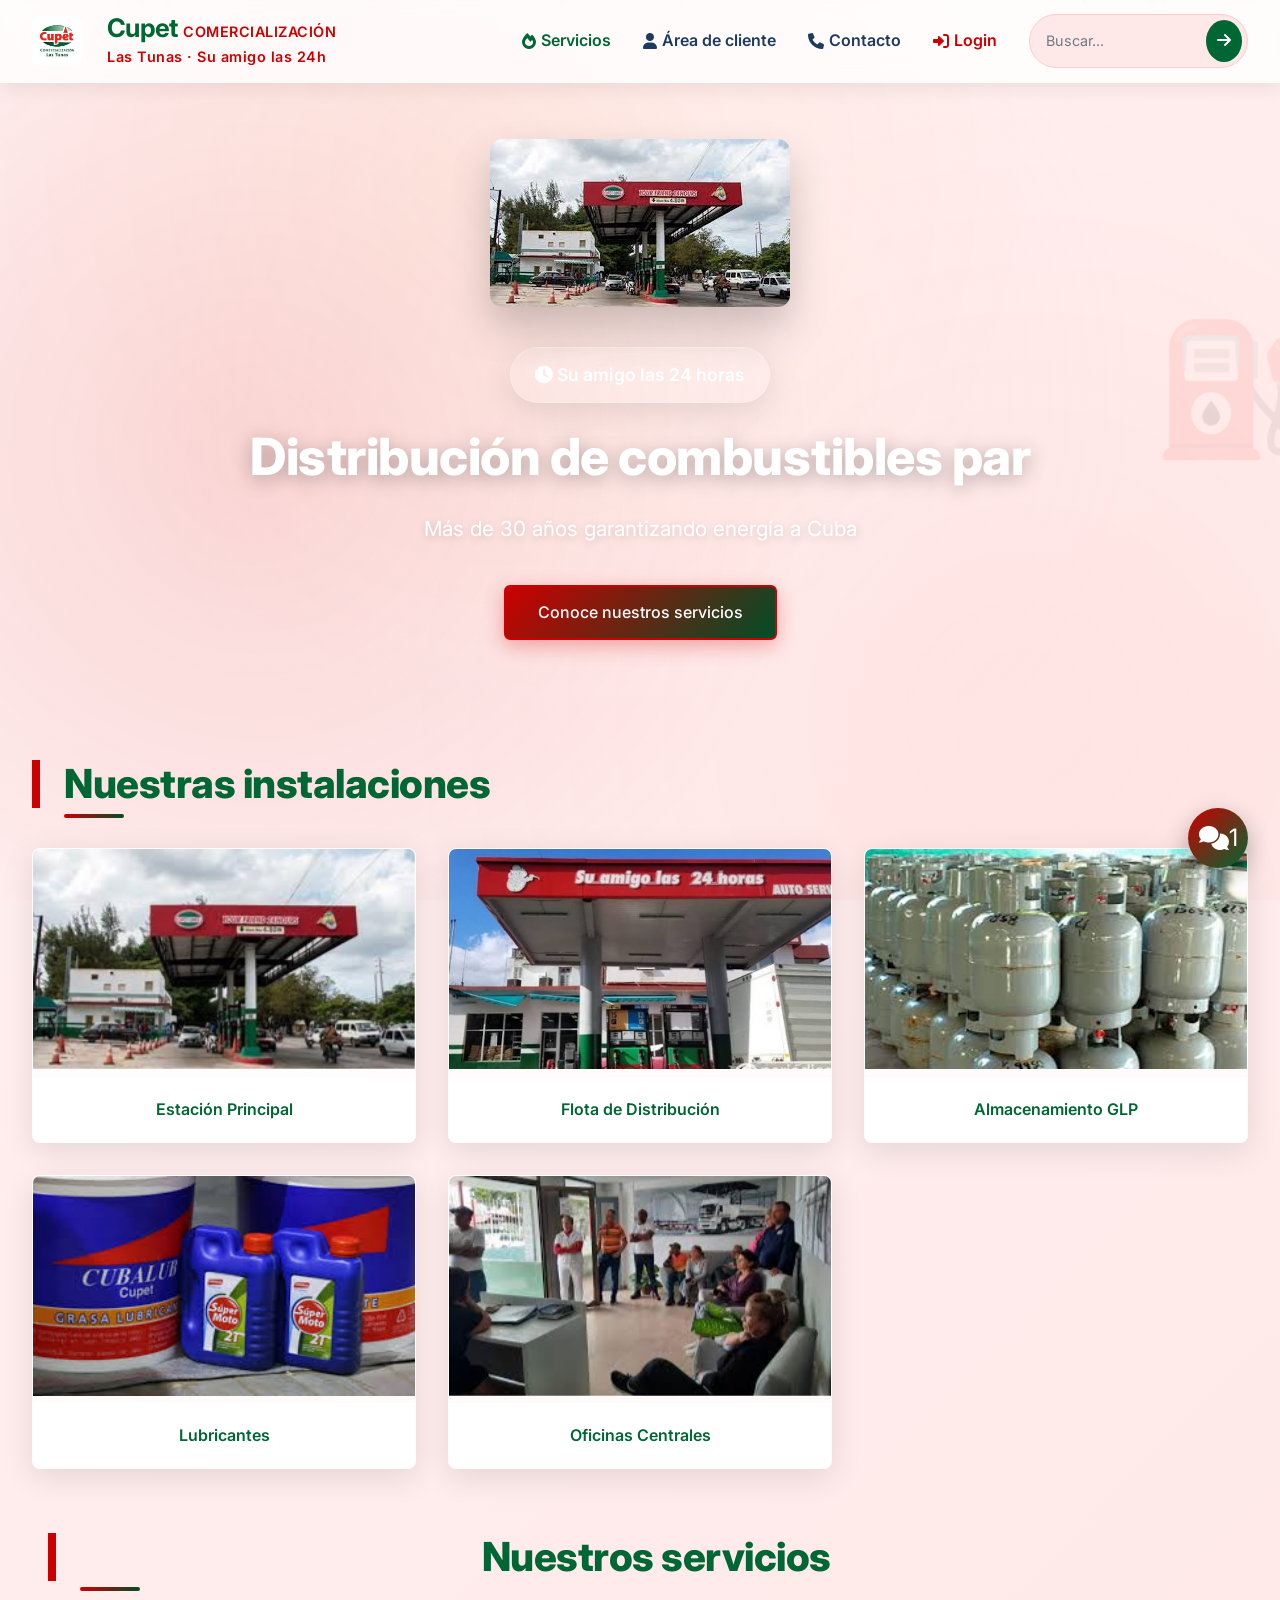
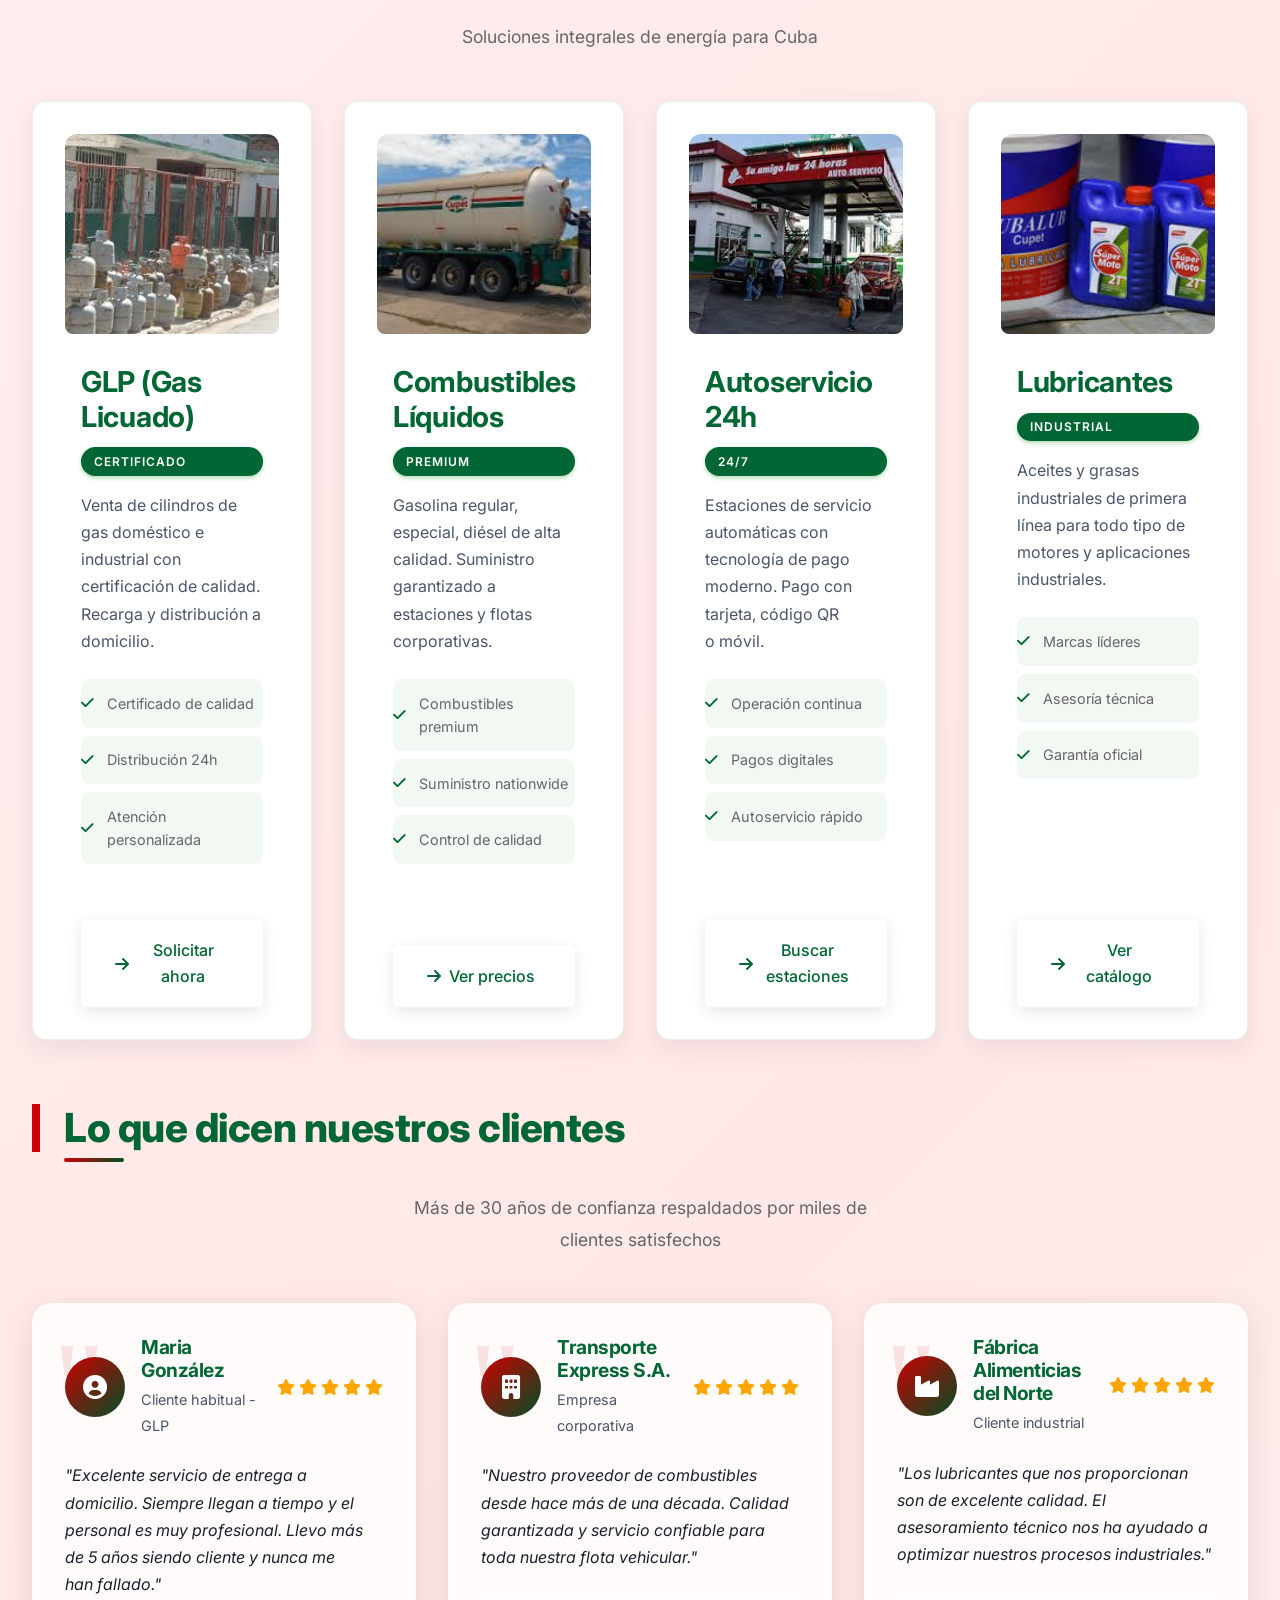
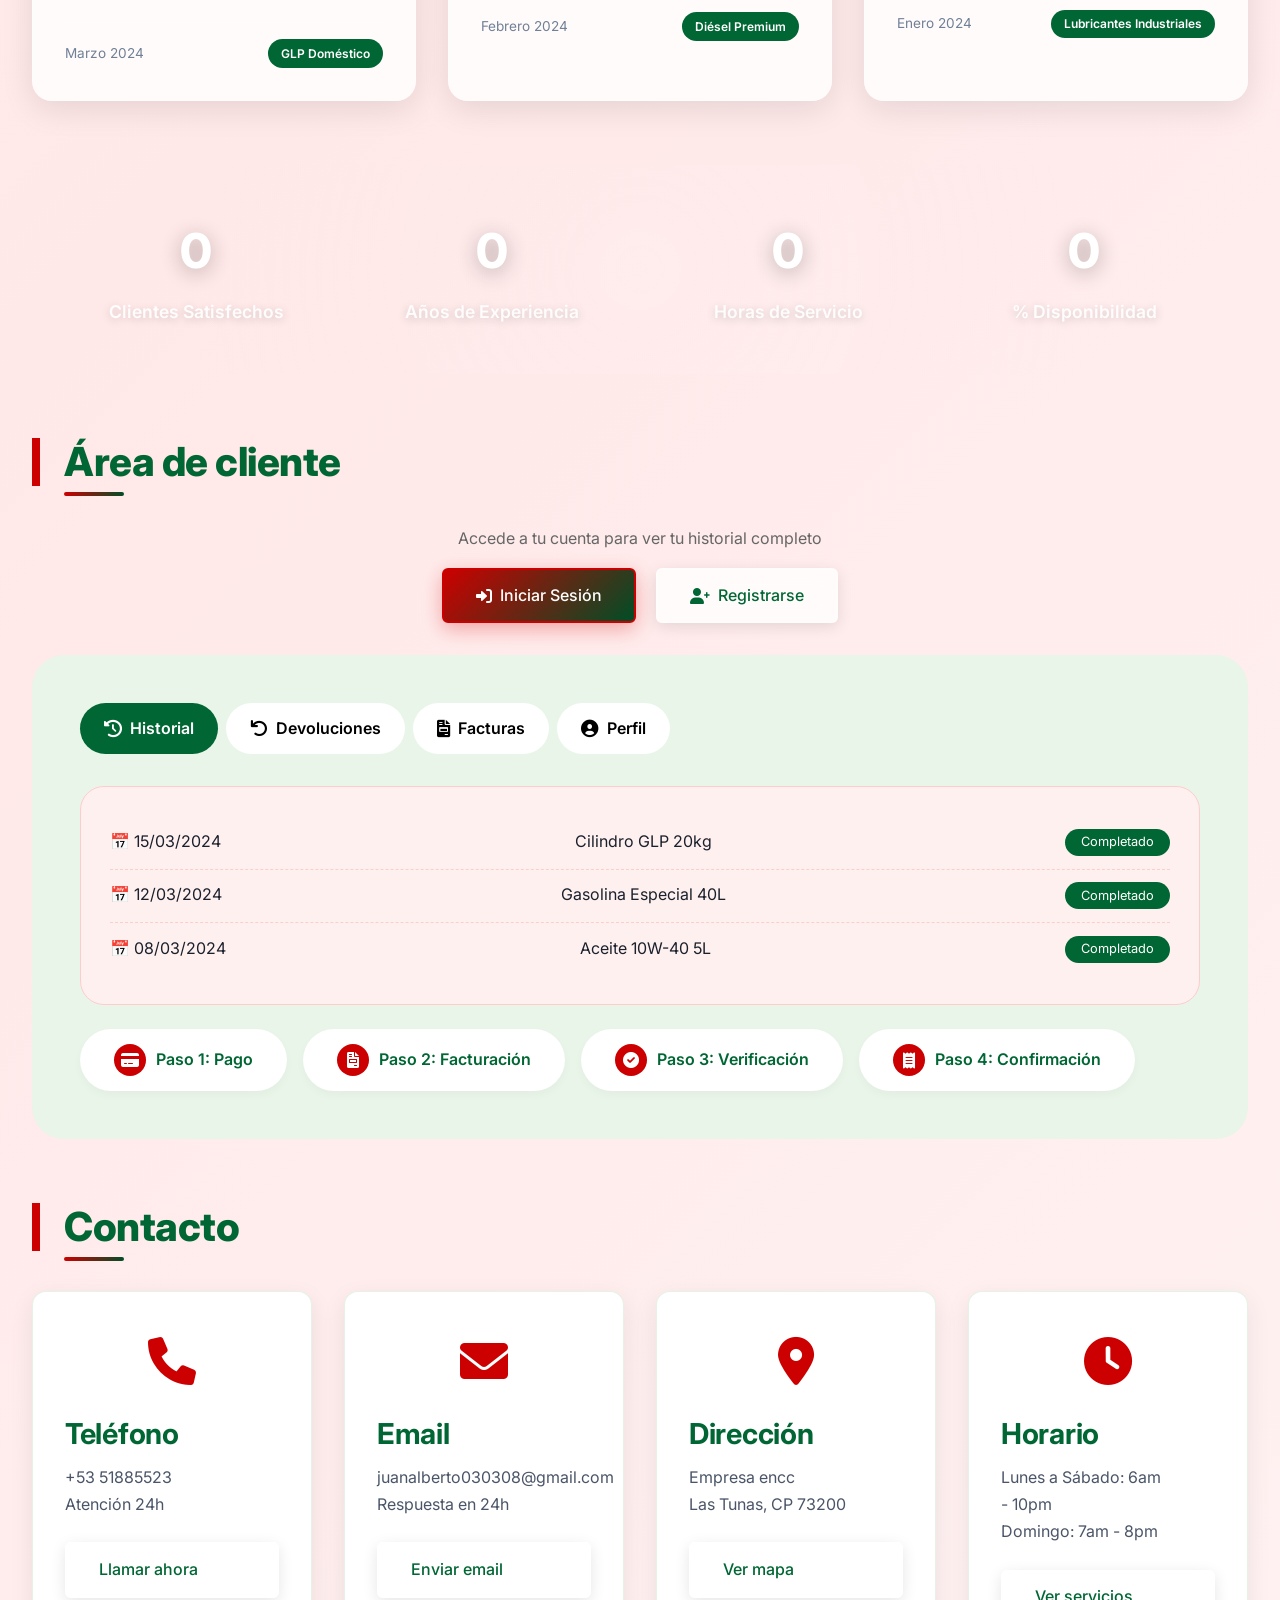
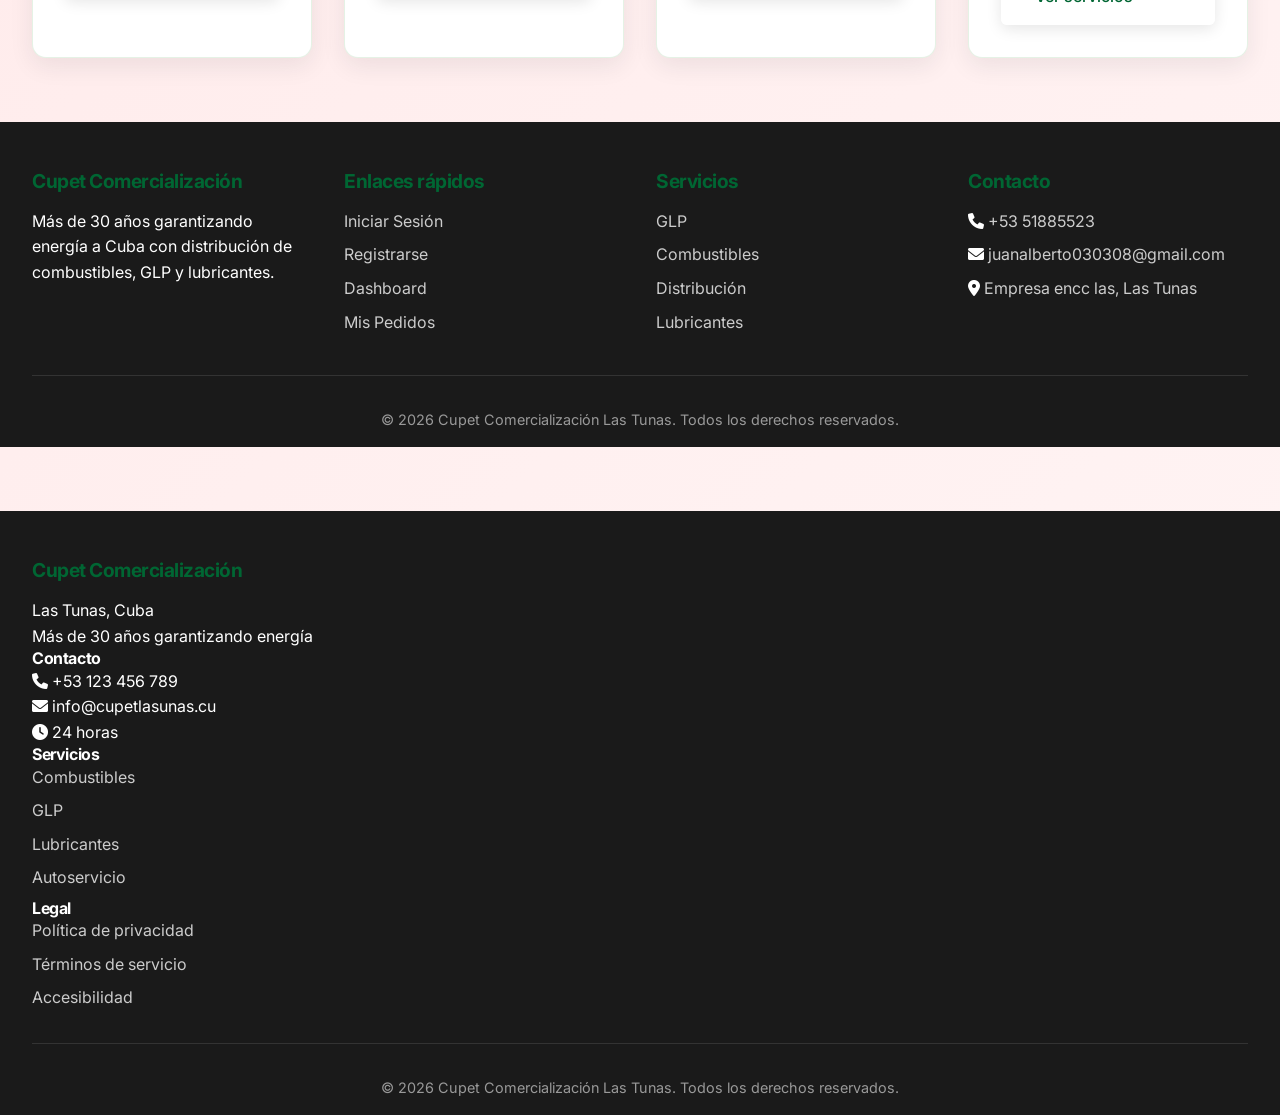
<file: index.html>
<!DOCTYPE html>
<html lang="es">
<head>
  <meta charset="UTF-8">
  <meta name="viewport" content="width=device-width, initial-scale=1.0, maximum-scale=5.0, user-scalable=yes, viewport-fit=cover">
  
  <!-- SEO y Metaetiquetas -->
  <meta name="description" content="Cupet Comercialización Las Tunas - Distribución de combustibles, GLP y lubricantes. Atención 24h. Más de 30 años garantizando energía a Cuba.">
  <meta name="keywords" content="cupet, combustibles, GLP, Las Tunas, gasolina, diésel, lubricantes, estaciones servicio, distribución energía">
  <meta name="author" content="Cupet Comercialización Las Tunas">
  <meta name="robots" content="index, follow">
  
  <!-- Open Graph / Facebook -->
  <meta property="og:type" content="website">
  <meta property="og:url" content="https://cupetlasunas.cu/">
  <meta property="og:title" content="Cupet Comercialización · Las Tunas">
  <meta property="og:description" content="Distribución de combustibles para todo el país. Más de 30 años garantizando energía a Cuba.">
  <meta property="og:image" content="https://cupetlasunas.cu/images/og-image.jpg">
  
  <!-- Twitter Card -->
  <meta property="twitter:card" content="summary_large_image">
  <meta property="twitter:url" content="https://cupetlasunas.cu/">
  <meta property="twitter:title" content="Cupet Comercialización · Las Tunas">
  <meta property="twitter:description" content="Distribución de combustibles para todo el país. Más de 30 años garantizando energía a Cuba.">
  <meta property="twitter:image" content="https://cupetlasunas.cu/images/og-image.jpg">
  
  <!-- Seguridad -->
  <meta http-equiv="X-Content-Type-Options" content="nosniff">
  <meta http-equiv="X-Frame-Options" content="DENY">
  <meta http-equiv="X-XSS-Protection" content="1; mode=block">
  
  <title>Cupet Comercialización · Las Tunas</title>
  
  <!-- Font Awesome 6 (iconos) -->
  <link rel="stylesheet" href="https://cdnjs.cloudflare.com/ajax/libs/font-awesome/6.0.0-beta3/css/all.min.css">
  
  <!-- Google Fonts - Inter -->
  <link rel="preconnect" href="https://fonts.googleapis.com">
  <link rel="preconnect" href="https://fonts.gstatic.com" crossorigin>
  <link href="https://fonts.googleapis.com/css2?family=Inter:wght@300;400;500;600;700;800;900&display=swap" rel="stylesheet">
  
  <!-- CSS -->
  <link rel="stylesheet" href="styles.css">
  
  <!-- Chatbot JavaScript - Carga directa y ordenada -->
  <script src="boot/knowledgeBase.js" defer></script>
  <script src="boot/troubleshooting.js" defer></script>
  <script src="boot/learningSystem.js" defer></script>
  <script src="boot/externalKnowledge.js" defer></script>
  <script src="boot/chatbot.js" defer></script>
  
  <!-- Animaciones funcionales -->
  <style>
    /* Animaciones minimalistas y elegantes */
    @keyframes fadeInUp {
      from {
        opacity: 0;
        transform: translateY(30px);
      }
      to {
        opacity: 1;
        transform: translateY(0);
      }
    }
    
    @keyframes slideInLeft {
      from {
        opacity: 0;
        transform: translateX(-50px);
      }
      to {
        opacity: 1;
        transform: translateX(0);
      }
    }
    
    @keyframes pulse {
      0%, 100% {
        transform: scale(1);
      }
      50% {
        transform: scale(1.02);
      }
    }
    
    @keyframes float {
      0%, 100% {
        transform: translateY(0px);
      }
      50% {
        transform: translateY(-5px);
      }
    }
    
    /* Clases de animación minimalistas */
    .animate-fade-in {
      animation: fadeInUp 0.6s ease forwards;
    }
    
    .animate-slide-left {
      animation: slideInLeft 0.6s ease forwards;
    }
    
    .animate-pulse {
      animation: pulse 3s infinite;
    }
    
    .animate-float {
      animation: float 4s ease-in-out infinite;
    }
    
    /* Partículas sutiles */
    .particles {
      position: fixed;
      top: 0;
      left: 0;
      width: 100%;
      height: 100%;
      pointer-events: none;
      z-index: -1;
      overflow: hidden;
    }
    
    .particle {
      position: absolute;
      background: rgba(0, 128, 0, 0.08);
      border-radius: 50%;
      animation: float-particle 30s infinite linear;
    }
    
    @keyframes float-particle {
      from {
        transform: translateY(100vh) rotate(0deg);
        opacity: 0;
      }
      10% {
        opacity: 0.08;
      }
      90% {
        opacity: 0.08;
      }
      to {
        transform: translateY(-100px) rotate(360deg);
        opacity: 0;
      }
    }
    
    /* Efectos hover minimalistas */
    .service-card {
      transition: all 0.3s ease;
      background: white;
      border: 1px solid rgba(0, 128, 0, 0.1);
    }
    
    .service-card:hover {
      transform: translateY(-8px);
      box-shadow: 0 20px 40px rgba(0, 128, 0, 0.15);
      border-color: var(--primary-green);
    }
    
    .gallery-item {
      transition: all 0.3s ease;
      overflow: hidden;
      border-radius: 8px;
    }
    
    .gallery-item:hover {
      transform: scale(1.02);
      box-shadow: 0 10px 20px rgba(0, 0, 0, 0.1);
    }
    
    .gallery-item:hover img {
      transform: scale(1.05);
      filter: brightness(1.05);
    }
    
    .btn {
      transition: all 0.3s ease;
      border-radius: 6px;
      font-weight: 500;
    }
    
    .btn:hover {
      transform: translateY(-2px);
      box-shadow: 0 5px 15px rgba(0, 0, 0, 0.2);
      filter: brightness(1.05);
    }
    
    /* Hero minimalista */
    .hero-image img {
      transition: transform 0.5s ease;
      border-radius: 12px;
    }
    
    .hero:hover .hero-image img {
      transform: scale(1.03);
    }
    
    /* Glitch sutil */
    @keyframes glitch {
      0%, 100% {
        text-shadow: 1px 0 var(--primary-red), -1px 0 var(--primary-green);
      }
      50% {
        text-shadow: -1px 0 var(--primary-red), 1px 0 var(--primary-green);
      }
    }
    
    .glitch:hover {
      animation: glitch 0.5s infinite;
    }
    
    /* Estilos para servicios acomodados */
    .services-container {
      text-align: center;
      margin-bottom: 3rem;
      padding: 0 1rem;
    }
    
    .services-intro {
      font-size: 1.1rem;
      color: #666;
      margin-bottom: 2rem;
      opacity: 0;
      animation: fadeInUp 0.8s ease 0.3s forwards;
    }
    
    .service-image-wrapper {
      position: relative;
      overflow: hidden;
      border-radius: 12px;
      margin-bottom: 1.5rem;
    }
    
    .service-badge {
      position: absolute;
      top: -15px;
      right: -15px;
      background: var(--primary-red);
      color: white;
      width: 40px;
      height: 40px;
      border-radius: 50%;
      display: flex;
      align-items: center;
      justify-content: center;
      font-weight: bold;
      font-size: 1rem;
      box-shadow: 0 6px 12px rgba(0, 0, 0, 0.3);
      z-index: 10;
      border: 2px solid rgba(255, 255, 255, 0.8);
    }
    
    .service-content {
      display: flex;
      flex-direction: column;
      flex: 1;
      padding: 0 1rem;
    }
    
    .service-header {
      display: flex;
      align-items: center;
      margin-bottom: 1rem;
      gap: 1rem;
    }
    
    .service-title {
      flex: 1;
    }
    
    .service-tag {
      background: var(--primary-green);
      color: white;
      padding: 0.3rem 0.8rem;
      border-radius: 20px;
      font-size: 0.75rem;
      font-weight: 600;
      text-transform: uppercase;
      letter-spacing: 1px;
      box-shadow: 0 2px 4px rgba(0, 128, 0, 0.3);
    }
    
    .service-description {
      color: #555;
      line-height: 1.6;
      margin-bottom: 1.5rem;
      font-size: 0.95rem;
    }
    
    .service-features {
      list-style: none;
      padding: 0;
      margin: 0;
      margin-bottom: 1.5rem;
    }
    
    .service-features li {
      padding: 0.8rem 0;
      margin-bottom: 0.5rem;
      color: #666;
      font-size: 0.9rem;
      display: flex;
      align-items: center;
      transition: all 0.3s ease;
      background: rgba(0, 128, 0, 0.05);
      border-radius: 8px;
    }
    
    .service-features li:hover {
      color: var(--primary-green);
      background: rgba(0, 128, 0, 0.1);
      transform: translateX(5px);
    }
    
    .service-features i {
      margin-right: 0.8rem;
      color: var(--primary-green);
      font-size: 0.9rem;
    }
    
    .service-action {
      margin-top: auto;
      padding-top: 1.5rem;
    }
    
    .service-action .btn {
      width: 100%;
      padding: 1rem 2rem;
      font-size: 1rem;
    }
    
    /* Media queries para servicios */
    @media (max-width: 768px) {
      .services-container {
        padding: 0 0.5rem;
      }
      
      .service-image-wrapper {
        margin-bottom: 1rem;
      }
      
      .service-content {
        padding: 0 0.5rem;
      }
      
      .service-header {
        flex-direction: column;
        align-items: flex-start;
        gap: 0.5rem;
      }
      
      .service-badge {
        width: 35px;
        height: 35px;
        font-size: 0.95rem;
        top: -12px;
        right: -12px;
        border: 2px solid rgba(255, 255, 255, 0.8);
        font-weight: 700;
      }
      
      .service-description {
        font-size: 0.9rem;
        margin-bottom: 1rem;
      }
      
      .service-features li {
        padding: 0.6rem 0;
        margin-bottom: 0.3rem;
        font-size: 0.85rem;
      }
      
      .service-action {
        padding-top: 1rem;
      }
      
      .service-action .btn {
        padding: 0.8rem 1.5rem;
        font-size: 0.9rem;
      }
    }
    
    /* Optimización móvil para index.html */
    @media (max-width: 768px) {
      /* Reducir animaciones en móviles para mejor rendimiento */
      .particles {
        display: none;
      }
      
      .animate-float, .animate-pulse {
        animation: none !important;
      }
      
      .service-card, .gallery-item {
        animation: none !important;
        opacity: 1 !important;
      }
      
      .hero {
        padding: 2rem 1rem;
      }
      
      .hero h2 {
        font-size: 2rem;
        line-height: 1.3;
      }
      
      .hero p {
        font-size: 1rem;
      }
      
      .tagline {
        font-size: 0.9rem;
        padding: 0.6rem 1rem;
      }
      
      .section-title {
        font-size: 1.8rem;
        margin-bottom: 1.5rem;
      }
      
      .services-intro {
        font-size: 1rem;
        margin-bottom: 1.5rem;
      }
      
      .gallery-grid {
        grid-template-columns: repeat(2, 1fr);
        gap: 1rem;
      }
      
      .gallery-item img {
        height: 180px;
      }
      
      .gallery-caption {
        font-size: 0.9rem;
        padding: 0.8rem;
      }
      
      /* Floating Action Buttons móvil */
      .fab-container {
        bottom: 1rem;
        right: 1rem;
      }
      
      .fab {
        width: 56px;
        height: 56px;
        font-size: 1.3rem;
      }
      
      .fab-item {
        width: 44px;
        height: 44px;
        font-size: 1rem;
      }
    }
    
    /* Respetar preferencia de reducción de movimiento */
    @media (prefers-reduced-motion: reduce) {
      *,
      *::before,
      *::after {
        animation-duration: 0.01ms !important;
        animation-iteration-count: 1 !important;
        transition-duration: 0.01ms !important;
        scroll-behavior: auto !important;
      }
      
      .particles {
        display: none !important;
      }
    }
    
    /* Optimización para scroll-linked effects */
    @media (prefers-reduced-motion: no-preference) {
      .scroll-reveal,
      .scroll-reveal-left,
      .scroll-reveal-right,
      .scroll-reveal-scale {
        will-change: transform, opacity;
      }
      
      .hero-image img,
      .gallery-item img {
        will-change: transform;
      }
    }
    
    @media (max-width: 480px) {
      .hero {
        padding: 1.5rem 0.8rem;
      }
      
      .hero h2 {
        font-size: 1.6rem;
      }
      
      .hero p {
        font-size: 0.9rem;
      }
      
      .tagline {
        font-size: 0.8rem;
        padding: 0.5rem 0.8rem;
      }
      
      .section-title {
        font-size: 1.5rem;
        margin-bottom: 1.2rem;
      }
      
      .services-intro {
        font-size: 0.9rem;
      }
      
      .gallery-grid {
        grid-template-columns: 1fr;
        gap: 0.8rem;
      }
      
      .gallery-item img {
        height: 200px;
      }
      
      .gallery-caption {
        font-size: 0.85rem;
        padding: 0.6rem;
      }
      
      .testimonials-grid {
        grid-template-columns: 1fr;
        gap: 1rem;
      }
      
      .testimonial-card {
        padding: 1.2rem;
      }
      
      .testimonial-header {
        flex-direction: column;
        text-align: center;
        gap: 0.8rem;
      }
      
      .testimonial-avatar {
        width: 50px;
        height: 50px;
      }
      
      .testimonial-info h4 {
        font-size: 1rem;
      }
      
      .testimonial-info span {
        font-size: 0.8rem;
      }
      
      .testimonial-content p {
        font-size: 0.9rem;
      }
      
      .testimonial-meta {
        flex-direction: column;
        gap: 0.5rem;
        text-align: center;
      }
      
      .stats-container {
        grid-template-columns: repeat(2, 1fr);
        gap: 1rem;
        padding: 1.5rem 0.8rem;
      }
      
      .stat-number {
        font-size: 2rem;
      }
      
      .stat-label {
        font-size: 0.9rem;
      }
      
      .fab-container {
        bottom: 0.8rem;
        right: 0.8rem;
      }
      
      .fab {
        width: 52px;
        height: 52px;
        font-size: 1.2rem;
      }
      
      .fab-item {
        width: 40px;
        height: 40px;
        font-size: 0.9rem;
      }
    }
    
    @media (max-width: 360px) {
      .hero h2 {
        font-size: 1.4rem;
      }
      
      .hero p {
        font-size: 0.85rem;
      }
      
      .tagline {
        font-size: 0.75rem;
        padding: 0.4rem 0.6rem;
      }
      
      .section-title {
        font-size: 1.3rem;
      }
      
      .services-intro {
        font-size: 0.85rem;
      }
      
      .testimonial-card {
        padding: 1rem;
      }
      
      .testimonial-content p {
        font-size: 0.85rem;
      }
      
      .stats-container {
        grid-template-columns: 1fr;
        gap: 0.8rem;
        padding: 1rem 0.5rem;
      }
      
      .stat-number {
        font-size: 1.8rem;
      }
      
      .stat-label {
        font-size: 0.8rem;
      }
      
      .fab {
        width: 48px;
        height: 48px;
        font-size: 1.1rem;
      }
      
      .fab-item {
        width: 36px;
        height: 36px;
        font-size: 0.8rem;
      }
    }
    
    /* Optimización táctil */
    @media (hover: none) and (pointer: coarse) {
      .service-card:hover {
        transform: none;
      }
      
      .gallery-item:hover {
        transform: none;
      }
      
      .gallery-item:hover img {
        transform: none;
      }
      
      .btn:hover {
        transform: none;
      }
      
      .testimonial-card:hover {
        transform: none;
      }
      
      .service-card:active {
        transform: scale(0.98);
      }
      
      .gallery-item:active {
        transform: scale(0.98);
      }
      
      .btn:active {
        transform: scale(0.95);
      }
      
      .fab:active {
        transform: scale(0.95);
      }
      
      .fab-item:active {
        transform: scale(0.95);
      }
    }
  </style>
  
  <!-- Estilos críticos del chatbot para asegurar visibilidad -->
  <style>
  .chatbot-container {
    position: fixed !important;
    bottom: 2rem !important;
    right: 2rem !important;
    z-index: 9999 !important;
  }
  
  .chatbot-toggle {
    width: 60px !important;
    height: 60px !important;
    border-radius: 50% !important;
    background: linear-gradient(135deg, var(--primary-red) 0%, var(--primary-green) 100%) !important;
    border: none !important;
    color: white !important;
    cursor: pointer !important;
    display: flex !important;
    align-items: center !important;
    justify-content: center !important;
    font-size: 1.5rem !important;
    box-shadow: 0 8px 25px rgba(0, 0, 0, 0.3) !important;
    transition: all 0.3s ease !important;
  }
  
  .chatbot-toggle:hover {
    transform: scale(1.1) !important;
  }
  
  .chatbot-window {
    position: absolute !important;
    bottom: 80px !important;
    right: 0 !important;
    width: 380px !important;
    height: 500px !important;
    background: white !important;
    border-radius: 20px !important;
    box-shadow: 0 20px 60px rgba(0, 0, 0, 0.15) !important;
    display: none !important;
    flex-direction: column !important;
    overflow: hidden !important;
    z-index: 10000 !important;
  }
  
  .chatbot-window.active {
    display: flex !important;
  }
  
  .chatbot-toggle i {
    color: white !important;
  }
  
  .sr-only {
    position: absolute;
    width: 1px;
    height: 1px;
    padding: 0;
    margin: -1px;
    overflow: hidden;
    clip: rect(0, 0, 0, 0);
    white-space: nowrap;
    border: 0;
  }
  </style>
</head>
<body>

<!-- Partículas animadas de fondo -->
<div class="particles" id="particles" aria-hidden="true"></div>

<!-- BARRA DE BÚSQUEDA FLOTANTE -->
<div class="search-alert" id="searchAlert" role="status" aria-live="polite">
  <i class="fas fa-search" aria-hidden="true"></i> Búsqueda rápida: "estaciones de servicio", "GLP", "atención al cliente"...
</div>

<header role="banner" class="animate-fade-in">
  <div class="header-container">
    <div class="logo-area">
      <img src="images/logo-empresa.jpg" alt="Logo Cupet Las Tunas" class="logo-img" loading="lazy">
      <div class="logo-text">
        <h1 class="glitch">Cupet <span style="color: var(--primary-red);">COMERCIALIZACIÓN</span></h1>
        <span>Las Tunas · Su amigo las 24h</span>
      </div>
    </div>

    <button class="hamburger" id="hamburger" aria-expanded="false" aria-controls="navMenu" aria-label="Abrir menú de navegación">
      <i class="fas fa-bars" aria-hidden="true"></i>
    </button>

    <nav role="navigation" aria-label="Navegación principal" id="navMenu">
      <ul class="nav-links">
        <li><a href="#servicios" class="active"><i class="fas fa-fire" aria-hidden="true"></i> Servicios</a></li>
        <li><a href="#cliente"><i class="fas fa-user" aria-hidden="true"></i> Área de cliente</a></li>
        <li><a href="#contacto"><i class="fas fa-phone" aria-hidden="true"></i> Contacto</a></li>
        <li><a href="login.html" style="color: var(--primary-red);"><i class="fas fa-sign-in-alt" aria-hidden="true"></i> Login</a></li>
      </ul>
      
      <div class="search-container">
        <label for="searchInput" class="sr-only">Buscar en el sitio</label>
        <input type="search" id="searchInput" placeholder="Buscar..." aria-label="Buscar en el sitio">
        <button id="searchBtn" aria-label="Realizar búsqueda"><i class="fas fa-arrow-right" aria-hidden="true"></i></button>
      </div>
    </nav>
  </div>
</header>

<!-- Scroll Progress Bar -->
<div class="scroll-progress" id="scrollProgress" role="progressbar" aria-valuenow="0" aria-valuemin="0" aria-valuemax="100" aria-label="Progreso de lectura"></div>

<!-- HERO -->
<section class="hero scroll-reveal-scale" role="banner">
  <div class="hero-content">
    <div class="hero-image scroll-reveal">
      <img src="images/estacion-principal.jpg" alt="Estación de servicio Cupet Las Tunas" class="hero-img" loading="lazy">
    </div>
    <div class="tagline scroll-reveal"><i class="fas fa-clock" aria-hidden="true"></i> Su amigo las 24 horas</div>
    <h2 class="scroll-reveal-left">Distribución de combustibles para todo el país</h2>
    <p class="scroll-reveal-right">Más de 30 años garantizando energía a Cuba</p>
    <a href="#servicios" class="btn btn-red scroll-reveal">Conoce nuestros servicios</a>
  </div>
</section>

<main role="main">

<!-- GALERÍA DE IMÁGENES DE LA EMPRESA -->
<section class="section gallery-section scroll-reveal" id="galeria">
  <h2 class="section-title scroll-reveal-left">Nuestras instalaciones</h2>
  <div class="gallery-grid">
    <div class="gallery-item stagger-item">
      <img src="images/estacion-principal.jpg" alt="Estación Principal" class="gallery-img" loading="lazy">
      <div class="gallery-caption">Estación Principal</div>
    </div>
    <div class="gallery-item stagger-item">
      <img src="images/flota-distribucion.jpg" alt="Flota de Distribución" class="gallery-img" loading="lazy">
      <div class="gallery-caption">Flota de Distribución</div>
    </div>
    <div class="gallery-item stagger-item">
      <img src="images/almacen-glp.jpg" alt="Almacenamiento GLP" class="gallery-img" loading="lazy">
      <div class="gallery-caption">Almacenamiento GLP</div>
    </div>
    <div class="gallery-item stagger-item">
      <img src="images/Lubricantes.jpg" alt="Lubricantes" class="gallery-img" loading="lazy">
      <div class="gallery-caption">Lubricantes</div>
    </div>
    <div class="gallery-item stagger-item">
      <img src="images/oficinas-centrales.jpg" alt="Oficinas centrales" class="gallery-img" loading="lazy">
      <div class="gallery-caption">Oficinas Centrales</div>
    </div>
  </div>
</section>

<!-- SERVICIOS -->
<section id="servicios" class="section scroll-reveal">
  <div class="services-container">
    <h2 class="section-title scroll-reveal-left">Nuestros servicios</h2>
    <p class="services-intro scroll-reveal">Soluciones integrales de energía para Cuba</p>
  </div>
  
  <div class="services-grid">
    <div class="service-card stagger-item">
      <div class="service-image-wrapper">
        <img src="images/servicio-glp.jpg" alt="Cilindros de gas GLP" class="service-img" loading="lazy">
      </div>
      <div class="service-content">
        <div class="service-header">
          <div class="service-title">
            <h3>GLP (Gas Licuado)</h3>
            <div class="service-tag">Certificado</div>
          </div>
        </div>
        <p class="service-description">Venta de cilindros de gas doméstico e industrial con certificación de calidad. Recarga y distribución a domicilio.</p>
        <ul class="service-features">
          <li><i class="fas fa-check"></i> Certificado de calidad</li>
          <li><i class="fas fa-check"></i> Distribución 24h</li>
          <li><i class="fas fa-check"></i> Atención personalizada</li>
        </ul>
        <div class="service-action">
          <button class="btn" onclick="window.location.href='glp.html'">
            <i class="fas fa-arrow-right"></i>
            Solicitar ahora
          </button>
        </div>
      </div>
    </div>
    
    <div class="service-card stagger-item">
      <div class="service-image-wrapper">
        <img src="images/combustibles-liquidos.jpg" alt="Surtidor de combustible" class="service-img" loading="lazy">
      </div>
      <div class="service-content">
        <div class="service-header">
          <div class="service-title">
            <h3>Combustibles Líquidos</h3>
            <div class="service-tag">Premium</div>
          </div>
        </div>
        <p class="service-description">Gasolina regular, especial, diésel de alta calidad. Suministro garantizado a estaciones y flotas corporativas.</p>
        <ul class="service-features">
          <li><i class="fas fa-check"></i> Combustibles premium</li>
          <li><i class="fas fa-check"></i> Suministro nationwide</li>
          <li><i class="fas fa-check"></i> Control de calidad</li>
        </ul>
        <div class="service-action">
          <button class="btn" onclick="window.location.href='combustibles.html'">
            <i class="fas fa-arrow-right"></i>
            Ver precios
          </button>
        </div>
      </div>
    </div>
    
    <div class="service-card stagger-item">
      <div class="service-image-wrapper">
        <img src="images/distribucion-camiones.jpg" alt="Estación de autoservicio 24h" class="service-img" loading="lazy">
      </div>
      <div class="service-content">
        <div class="service-header">
          <div class="service-title">
            <h3>Autoservicio 24h</h3>
            <div class="service-tag">24/7</div>
          </div>
        </div>
        <p class="service-description">Estaciones de servicio automáticas con tecnología de pago moderno. Pago con tarjeta, código QR o móvil.</p>
        <ul class="service-features">
          <li><i class="fas fa-check"></i> Operación continua</li>
          <li><i class="fas fa-check"></i> Pagos digitales</li>
          <li><i class="fas fa-check"></i> Autoservicio rápido</li>
        </ul>
        <div class="service-action">
          <button class="btn" onclick="window.location.href='distribucion.html'">
            <i class="fas fa-arrow-right"></i>
            Buscar estaciones
          </button>
        </div>
      </div>
    </div>
    
    <div class="service-card stagger-item">
      <div class="service-image-wrapper">
        <img src="images/Lubricantes.jpg" alt="Aceites y lubricantes" class="service-img" loading="lazy">
      </div>
      <div class="service-content">
        <div class="service-header">
          <div class="service-title">
            <h3>Lubricantes</h3>
            <div class="service-tag">Industrial</div>
          </div>
        </div>
        <p class="service-description">Aceites y grasas industriales de primera línea para todo tipo de motores y aplicaciones industriales.</p>
        <ul class="service-features">
          <li><i class="fas fa-check"></i> Marcas líderes</li>
          <li><i class="fas fa-check"></i> Asesoría técnica</li>
          <li><i class="fas fa-check"></i> Garantía oficial</li>
        </ul>
        <div class="service-action">
          <button class="btn" onclick="window.location.href='lubricantes.html'">
            <i class="fas fa-arrow-right"></i>
            Ver catálogo
          </button>
        </div>
      </div>
    </div>
  </div>
</section>

<!-- TESTIMONIOS Y PRUEBA SOCIAL -->
<section class="section scroll-reveal" id="testimonios">
  <h2 class="section-title scroll-reveal-left">Lo que dicen nuestros clientes</h2>
  <p class="services-intro scroll-reveal">Más de 30 años de confianza respaldados por miles de clientes satisfechos</p>
  
  <div class="testimonials-grid">
    <div class="testimonial-card stagger-item">
      <div class="testimonial-header">
        <div class="testimonial-avatar">
          <i class="fas fa-user-circle"></i>
        </div>
        <div class="testimonial-info">
          <h4>Maria González</h4>
          <span>Cliente habitual - GLP</span>
        </div>
        <div class="testimonial-rating">
          <i class="fas fa-star"></i>
          <i class="fas fa-star"></i>
          <i class="fas fa-star"></i>
          <i class="fas fa-star"></i>
          <i class="fas fa-star"></i>
        </div>
      </div>
      <div class="testimonial-content">
        <p>"Excelente servicio de entrega a domicilio. Siempre llegan a tiempo y el personal es muy profesional. Llevo más de 5 años siendo cliente y nunca me han fallado."</p>
      </div>
      <div class="testimonial-meta">
        <span class="testimonial-date">Marzo 2024</span>
        <span class="testimonial-service">GLP Doméstico</span>
      </div>
    </div>
    
    <div class="testimonial-card stagger-item">
      <div class="testimonial-header">
        <div class="testimonial-avatar">
          <i class="fas fa-building"></i>
        </div>
        <div class="testimonial-info">
          <h4>Transporte Express S.A.</h4>
          <span>Empresa corporativa</span>
        </div>
        <div class="testimonial-rating">
          <i class="fas fa-star"></i>
          <i class="fas fa-star"></i>
          <i class="fas fa-star"></i>
          <i class="fas fa-star"></i>
          <i class="fas fa-star"></i>
        </div>
      </div>
      <div class="testimonial-content">
        <p>"Nuestro proveedor de combustibles desde hace más de una década. Calidad garantizada y servicio confiable para toda nuestra flota vehicular."</p>
      </div>
      <div class="testimonial-meta">
        <span class="testimonial-date">Febrero 2024</span>
        <span class="testimonial-service">Diésel Premium</span>
      </div>
    </div>
    
    <div class="testimonial-card stagger-item">
      <div class="testimonial-header">
        <div class="testimonial-avatar">
          <i class="fas fa-industry"></i>
        </div>
        <div class="testimonial-info">
          <h4>Fábrica Alimenticias del Norte</h4>
          <span>Cliente industrial</span>
        </div>
        <div class="testimonial-rating">
          <i class="fas fa-star"></i>
          <i class="fas fa-star"></i>
          <i class="fas fa-star"></i>
          <i class="fas fa-star"></i>
          <i class="fas fa-star"></i>
        </div>
      </div>
      <div class="testimonial-content">
        <p>"Los lubricantes que nos proporcionan son de excelente calidad. El asesoramiento técnico nos ha ayudado a optimizar nuestros procesos industriales."</p>
      </div>
      <div class="testimonial-meta">
        <span class="testimonial-date">Enero 2024</span>
        <span class="testimonial-service">Lubricantes Industriales</span>
      </div>
    </div>
  </div>
  
  <!-- Estadísticas de confianza -->
  <div class="stats-container">
    <div class="stat-item stagger-item">
      <div class="stat-number" data-target="30000">0</div>
      <div class="stat-label">Clientes Satisfechos</div>
    </div>
    <div class="stat-item stagger-item">
      <div class="stat-number" data-target="35">0</div>
      <div class="stat-label">Años de Experiencia</div>
    </div>
    <div class="stat-item stagger-item">
      <div class="stat-number" data-target="24">0</div>
      <div class="stat-label">Horas de Servicio</div>
    </div>
    <div class="stat-item stagger-item">
      <div class="stat-number" data-target="99">0</div>
      <div class="stat-label">% Disponibilidad</div>
    </div>
  </div>
</section>

<!-- ÁREA DE CLIENTE (Mi cuenta) con pestañas interactivas -->
<section id="cliente" class="section animate-slide-up">
  <h2 class="section-title animate-slide-left animate-glow">Área de cliente</h2>
  <div style="text-align: center; margin-bottom: 2rem;">
    <p class="animate-pulse" style="color: #666; margin-bottom: 1rem;">Accede a tu cuenta para ver tu historial completo</p>
    <button class="btn btn-red animate-bounce" onclick="window.location.href='login.html'">
      <i class="fas fa-sign-in-alt"></i> Iniciar Sesión
    </button>
    <button class="btn" onclick="window.location.href='register.html'" style="margin-left: 1rem;">
      <i class="fas fa-user-plus"></i> Registrarse
    </button>
  </div>
  
  <div class="client-area">
    <div class="tabs">
      <button class="tab-btn active" data-tab="historial">
        <i class="fas fa-history" aria-hidden="true"></i> Historial
      </button>
      <button class="tab-btn" data-tab="devoluciones">
        <i class="fas fa-undo" aria-hidden="true"></i> Devoluciones
      </button>
      <button class="tab-btn" data-tab="facturas">
        <i class="fas fa-file-invoice" aria-hidden="true"></i> Facturas
      </button>
      <button class="tab-btn" data-tab="perfil">
        <i class="fas fa-user-circle" aria-hidden="true"></i> Perfil
      </button>
    </div>

    <div id="historial-tab" class="tab-pane active">
      <div class="info-card">
        <div class="info-row">
          <span>📅 15/03/2024</span>
          <span>Cilindro GLP 20kg</span>
          <span class="badge">Completado</span>
        </div>
        <div class="info-row">
          <span>📅 12/03/2024</span>
          <span>Gasolina Especial 40L</span>
          <span class="badge">Completado</span>
        </div>
        <div class="info-row">
          <span>📅 08/03/2024</span>
          <span>Aceite 10W-40 5L</span>
          <span class="badge">Completado</span>
        </div>
      </div>
    </div>

    <div id="devoluciones-tab" class="tab-pane">
      <div class="info-card">
        <div class="info-row">
          <span>🔄 Cilindro defectuoso</span>
          <span>10/03/2024</span>
          <span class="badge">En proceso</span>
        </div>
        <div class="info-row">
          <span>🔄 Producto incorrecto</span>
          <span>05/03/2024</span>
          <span class="badge">Resuelto</span>
        </div>
      </div>
    </div>

    <div id="facturas-tab" class="tab-pane">
      <div class="info-card">
        <div class="info-row">
          <span>🧾 Factura #2024-03-001</span>
          <span>$28.00 CUP</span>
          <span><a href="#" class="btn" style="padding: 0.3rem 1rem; font-size: 0.8rem;">Descargar</a></span>
        </div>
        <div class="info-row">
          <span>🧾 Factura #2024-03-002</span>
          <span>$48.00 CUP</span>
          <span><a href="#" class="btn" style="padding: 0.3rem 1rem; font-size: 0.8rem;">Descargar</a></span>
        </div>
      </div>
    </div>

    <div id="perfil-tab" class="tab-pane">
      <div class="info-card">
        <div class="info-row">
          <span>👤 Nombre:</span>
          <span>Juan Pérez González</span>
        </div>
        <div class="info-row">
          <span>📧 Email:</span>
          <span>juan.perez@email.cu</span>
        </div>
        <div class="info-row">
          <span>📱 Teléfono:</span>
          <span>+53 123 456 789</span>
        </div>
        <div class="info-row">
          <span>🏠 Dirección:</span>
          <span>Calle Martí #123, Las Tunas</span>
        </div>
      </div>
    </div>

    <!-- Pasos de pago (interactivo) -->
    <div class="steps-container">
      <div class="step" onclick="showPaymentStep(1)">
        <i class="fas fa-credit-card" aria-hidden="true"></i>
        <span>Paso 1: Pago</span>
      </div>
      <div class="step" onclick="showPaymentStep(2)">
        <i class="fas fa-file-invoice" aria-hidden="true"></i>
        <span>Paso 2: Facturación</span>
      </div>
      <div class="step" onclick="showPaymentStep(3)">
        <i class="fas fa-check-circle" aria-hidden="true"></i>
        <span>Paso 3: Verificación</span>
      </div>
      <div class="step" onclick="showPaymentStep(4)">
        <i class="fas fa-receipt" aria-hidden="true"></i>
        <span>Paso 4: Confirmación</span>
      </div>
    </div>
  </div>
</section>

<!-- CONTACTO -->
<section id="contacto" class="section animate-slide-up">
  <h2 class="section-title animate-slide-left animate-glow">Contacto</h2>
  <div class="services-grid">
    <div class="service-card animate-slide-left">
      <div class="service-icon animate-pulse"><i class="fas fa-phone" aria-hidden="true"></i></div>
      <h3>Teléfono</h3>
      <p>+53 51885523<br>Atención 24h</p>
      <a href="tel:+5351885523" class="btn animate-bounce">Llamar ahora</a>
    </div>
    <div class="service-card animate-slide-left" style="animation-delay: 0.2s;">
      <div class="service-icon animate-pulse"><i class="fas fa-envelope" aria-hidden="true"></i></div>
      <h3>Email</h3>
      <p>juanalberto030308@gmail.com<br>Respuesta en 24h</p>
      <a href="mailto:juanalberto030308@gmail.com" class="btn animate-bounce" style="animation-delay: 0.2s;">Enviar email</a>
    </div>
    <div class="service-card animate-slide-left" style="animation-delay: 0.4s;">
      <div class="service-icon animate-pulse"><i class="fas fa-map-marker-alt" aria-hidden="true"></i></div>
      <h3>Dirección</h3>
      <p>Empresa encc <br>Las Tunas, CP 73200</p>
      <a href="https://maps.google.com/?q=Calle+L+Fondo+sin+número+Las+Tunas+Cuba" target="_blank" class="btn animate-bounce" style="animation-delay: 0.4s;">Ver mapa</a>
    </div>
    <div class="service-card animate-slide-left" style="animation-delay: 0.6s;">
      <div class="service-icon animate-pulse"><i class="fas fa-clock" aria-hidden="true"></i></div>
      <h3>Horario</h3>
      <p>Lunes a Sábado: 6am - 10pm<br>Domingo: 7am - 8pm</p>
      <a href="#servicios" class="btn animate-bounce" style="animation-delay: 0.6s;">Ver servicios</a>
    </div>
  </div>
</section>

<!-- FOOTER -->
<footer class="animate-slide-up">
  <div class="footer-content">
    <div class="footer-section animate-slide-left">
      <h3 class="animate-glow">Cupet Comercialización</h3>
      <p>Más de 30 años garantizando energía a Cuba con distribución de combustibles, GLP y lubricantes.</p>
    </div>
    <div class="footer-section animate-slide-left" style="animation-delay: 0.2s;">
      <h3>Enlaces rápidos</h3>
      <ul>
        <li><a href="login.html" class="animate-pulse">Iniciar Sesión</a></li>
        <li><a href="register.html" class="animate-pulse" style="animation-delay: 0.1s;">Registrarse</a></li>
        <li><a href="dashboard.html" class="animate-pulse" style="animation-delay: 0.2s;">Dashboard</a></li>
        <li><a href="pedidos.html" class="animate-pulse" style="animation-delay: 0.3s;">Mis Pedidos</a></li>
      </ul>
    </div>
    <div class="footer-section animate-slide-left" style="animation-delay: 0.4s;">
      <h3>Servicios</h3>
      <ul>
        <li><a href="glp.html" class="animate-pulse">GLP</a></li>
        <li><a href="combustibles.html" class="animate-pulse" style="animation-delay: 0.1s;">Combustibles</a></li>
        <li><a href="distribucion.html" class="animate-pulse" style="animation-delay: 0.2s;">Distribución</a></li>
        <li><a href="lubricantes.html" class="animate-pulse" style="animation-delay: 0.3s;">Lubricantes</a></li>
      </ul>
    </div>
    <div class="footer-section animate-slide-left" style="animation-delay: 0.6s;">
      <h3>Contacto</h3>
      <ul>
        <li><i class="fas fa-phone animate-pulse" aria-hidden="true"></i> <a href="tel:+5351885523" class="animate-glow">+53 51885523</a></li>
        <li><i class="fas fa-envelope animate-pulse" aria-hidden="true"></i> <a href="mailto:juanalberto030308@gmail.com" class="animate-glow" style="animation-delay: 0.1s;">juanalberto030308@gmail.com</a></li>
        <li><i class="fas fa-map-marker-alt animate-pulse" aria-hidden="true"></i> <a href="https://maps.app.goo.gl/eT17NFMPZKxVX8Hy5" target="_blank" class="animate-glow" style="animation-delay: 0.2s;">Empresa encc las, Las Tunas</a></li>
      </ul>
    </div>
  </div>
  <div class="footer-bottom animate-slide-left" style="animation-delay: 0.8s;">
    <p>&copy; 2024 Cupet Comercialización Las Tunas. Todos los derechos reservados.</p>
  </div>
</footer>

<!-- Modal -->
<div id="serviceModal" class="modal">
  <div class="modal-content">
    <button class="modal-close" onclick="closeServiceModal()" aria-label="Cerrar modal">
      <i class="fas fa-times" aria-hidden="true"></i>
    </button>
    <h2 class="modal-title" id="modalTitle"></h2>
    <div class="modal-body" id="modalBody"></div>
    <button class="modal-action" id="modalAction" onclick="showToast('Solicitud procesada', 'success')"></button>
  </div>
</div>

<!-- Toast notification -->
<div id="toast" class="toast" role="alert" aria-live="polite"></div>

<!-- JavaScript -->
<script src="script.js"></script>

<!-- JavaScript funcional para animaciones y partículas -->
<script>
// Crear partículas animadas
function createParticles() {
  const particlesContainer = document.getElementById('particles');
  const particleCount = 15;
  
  for (let i = 0; i < particleCount; i++) {
    const particle = document.createElement('div');
    particle.className = 'particle';
    
    // Tamaño aleatorio
    const size = Math.random() * 4 + 2;
    particle.style.width = size + 'px';
    particle.style.height = size + 'px';
    
    // Posición aleatoria
    particle.style.left = Math.random() * 100 + '%';
    
    // Retraso aleatorio
    particle.style.animationDelay = Math.random() * 20 + 's';
    
    // Duración aleatoria
    particle.style.animationDuration = (Math.random() * 20 + 20) + 's';
    
    particlesContainer.appendChild(particle);
  }
}

// Animaciones al hacer scroll
function handleScrollAnimations() {
  const reveals = document.querySelectorAll('.animate-fade-in, .animate-slide-left, .animate-slide-right');
  
  reveals.forEach(element => {
    const elementTop = element.getBoundingClientRect().top;
    const elementVisible = 150;
    
    if (elementTop < window.innerHeight - elementVisible) {
      element.classList.add('visible');
    }
  });
}

// Efecto parallax suave
function handleParallax() {
  const scrolled = window.pageYOffset;
  const parallaxElements = document.querySelectorAll('.hero-image img');
  
  parallaxElements.forEach(element => {
    const speed = 0.5;
    element.style.transform = `translateY(${scrolled * speed}px) scale(1.05)`;
  });
}

// Efecto de escritura en el título principal
function typeWriter(element, text, speed = 50) {
  let i = 0;
  element.textContent = '';
  
  function type() {
    if (i < text.length) {
      element.textContent += text.charAt(i);
      i++;
      setTimeout(type, speed);
    }
  }
  
  type();
}

// Animar contadores
function animateCounter(element, target) {
  let current = 0;
  const increment = target / 100;
  const timer = setInterval(() => {
    current += increment;
    if (current >= target) {
      element.textContent = target;
      clearInterval(timer);
    } else {
      element.textContent = Math.floor(current);
    }
  }, 20);
}

// Mostrar alerta de búsqueda
function showSearchAlert(message) {
  const alert = document.getElementById('searchAlert');
  if (alert) {
    alert.textContent = message;
    alert.style.display = 'block';
    
    setTimeout(() => {
      alert.style.display = 'none';
    }, 3000);
  }
}

// Toggle FAB menu
// Scroll progress bar
function updateScrollProgress() {
  const scrollTop = window.pageYOffset;
  const docHeight = document.documentElement.scrollHeight - window.innerHeight;
  const scrollPercent = (scrollTop / docHeight) * 100;
  const scrollProgress = document.getElementById('scrollProgress');
  
  if (scrollProgress) {
    scrollProgress.style.width = scrollPercent + '%';
  }
}

// Scroll reveal animations
function handleScrollReveal() {
  const reveals = document.querySelectorAll('.scroll-reveal, .scroll-reveal-left, .scroll-reveal-right, .scroll-reveal-scale');
  const staggerItems = document.querySelectorAll('.stagger-item');
  
  reveals.forEach(element => {
    const elementTop = element.getBoundingClientRect().top;
    const elementVisible = 150;
    
    if (elementTop < window.innerHeight - elementVisible) {
      element.classList.add('active');
    }
  });
  
  staggerItems.forEach(element => {
    const elementTop = element.getBoundingClientRect().top;
    const elementVisible = 150;
    
    if (elementTop < window.innerHeight - elementVisible) {
      element.classList.add('active');
    }
  });
}

// Inicializar animaciones cuando el DOM esté listo
document.addEventListener('DOMContentLoaded', function() {
  // Crear partículas de fondo
  createParticles();
  
  // Configurar búsqueda
  const searchInput = document.getElementById('searchInput');
  const searchBtn = document.getElementById('searchBtn');
  
  if (searchInput && searchBtn) {
    searchBtn.addEventListener('click', function() {
      const query = searchInput.value.trim();
      if (query) {
        showSearchAlert(`Buscando: "${query}"...`);
      }
    });
    
    searchInput.addEventListener('keypress', function(e) {
      if (e.key === 'Enter') {
        searchBtn.click();
      }
    });
  }
  
  // Efecto de escritura en el título principal
  const mainTitle = document.querySelector('.hero h2');
  if (mainTitle) {
    const originalText = mainTitle.textContent;
    setTimeout(() => {
      typeWriter(mainTitle, originalText, 30);
    }, 1000);
  }
  
  // Animar contadores si existen
  const counters = document.querySelectorAll('.stat-number');
  counters.forEach(counter => {
    const target = parseInt(counter.textContent);
    const observer = new IntersectionObserver((entries) => {
      entries.forEach(entry => {
        if (entry.isIntersecting) {
          animateCounter(entry.target, target);
          observer.unobserve(entry.target);
        }
      });
    });
    
    observer.observe(counter);
  });
  
  // Efectos hover mejorados
  const serviceCards = document.querySelectorAll('.service-card');
  serviceCards.forEach(card => {
    card.addEventListener('mouseenter', function() {
      this.style.transform = 'translateY(-15px) rotateX(5deg) scale(1.02)';
    });
    
    card.addEventListener('mouseleave', function() {
      this.style.transform = 'translateY(-15px) scale(1.02)';
    });
  });
  
  // Inicializar animaciones de scroll
  handleScrollReveal();
  updateScrollProgress();
  
  // Event listeners para scroll
  window.addEventListener('scroll', function() {
    handleScrollReveal();
    updateScrollProgress();
  });
// Animación de partículas interactivas
  document.addEventListener('mousemove', (e) => {
    const particles = document.querySelectorAll('.particle');
    const mouseX = e.clientX;
    const mouseY = e.clientY;
    
    particles.forEach((particle, index) => {
      if (index % 3 === 0) { // Solo afectar a algunas partículas
        const rect = particle.getBoundingClientRect();
        const particleX = rect.left + rect.width / 2;
        const particleY = rect.top + rect.height / 2;
        
        const distance = Math.sqrt(
          Math.pow(mouseX - particleX, 2) + Math.pow(mouseY - particleY, 2)
        );
        
        if (distance < 100) {
          const force = (100 - distance) / 100;
          particle.style.transform = `translate(${(mouseX - particleX) * force * 0.2}px, ${(mouseY - particleY) * force * 0.2}px)`;
        }
      }
    });
  });
});

// Event listeners
window.addEventListener('scroll', () => {
  handleScrollAnimations();
  handleParallax();
});

// Efecto de carga suave
window.addEventListener('load', () => {
  document.body.style.opacity = '0';
  setTimeout(() => {
    document.body.style.transition = 'opacity 0.5s ease';
    document.body.style.opacity = '1';
  }, 100);
});

// Mejorar la experiencia de carga de imágenes
document.addEventListener('DOMContentLoaded', () => {
  const images = document.querySelectorAll('img');
  images.forEach(img => {
    img.addEventListener('load', function() {
      this.style.animation = 'fadeInUp 0.6s ease forwards';
    });
  });
});
</script>

</main>

<!-- CHATBOT -->

<!-- FOOTER -->
<footer role="contentinfo">
  <div class="footer-container">
    <div class="footer-section">
      <h3>Cupet Comercialización</h3>
      <p>Las Tunas, Cuba</p>
      <p>Más de 30 años garantizando energía</p>
    </div>
    
    <div class="footer-section">
      <h4>Contacto</h4>
      <p><i class="fas fa-phone" aria-hidden="true"></i> +53 123 456 789</p>
      <p><i class="fas fa-envelope" aria-hidden="true"></i> info@cupetlasunas.cu</p>
      <p><i class="fas fa-clock" aria-hidden="true"></i> 24 horas</p>
    </div>
    
    <div class="footer-section">
      <h4>Servicios</h4>
      <ul>
        <li><a href="#servicios">Combustibles</a></li>
        <li><a href="#servicios">GLP</a></li>
        <li><a href="#servicios">Lubricantes</a></li>
        <li><a href="#servicios">Autoservicio</a></li>
      </ul>
    </div>
    
    <div class="footer-section">
      <h4>Legal</h4>
      <ul>
        <li><a href="#">Política de privacidad</a></li>
        <li><a href="#">Términos de servicio</a></li>
        <li><a href="#">Accesibilidad</a></li>
      </ul>
    </div>
  </div>
  
  <div class="footer-bottom">
    <p>&copy; 2024 Cupet Comercialización Las Tunas. Todos los derechos reservados.</p>
  </div>
</footer>

<!-- CHATBOT -->
<div class="chatbot-container" id="chatbotContainer">
  <button class="chatbot-toggle" id="chatbotToggle" aria-label="Abrir chat de asistencia">
    <i class="fas fa-comments" aria-hidden="true"></i>
    <span class="chatbot-badge">1</span>
  </button>
  
  <div class="chatbot-window" id="chatbotWindow">
    <div class="chatbot-header">
      <h3>Asistente CUPET</h3>
      <button class="chatbot-close" id="chatbotClose" aria-label="Cerrar chat">
        <i class="fas fa-times" aria-hidden="true"></i>
      </button>
    </div>
    
    <div class="chatbot-messages" id="chatbotMessages">
      <div class="chatbot-message bot">
        <p>¡Hola! 👋 Soy el asistente virtual de CUPET Comercialización Las Tunas.</p>
        <p>Puedo orientarte sobre combustibles, GLP, lubricantes, pedidos y distribución. Cuéntame qué necesitas; puedes escribir con tus propias palabras. 😊</p>
      </div>
    </div>
    
    <div class="chatbot-quick-replies" id="quickReplies" aria-label="Sugerencias de consulta">
      <button type="button" class="chatbot-quick-reply" data-message="¿Qué productos ofrecen?">Productos</button>
      <button type="button" class="chatbot-quick-reply" data-message="¿Cómo puedo realizar un pedido?">Cómo hacer un pedido</button>
      <button type="button" class="chatbot-quick-reply" data-message="¿Ofrecen servicio de entrega?">Entregas</button>
    </div>
    
    <div class="chatbot-input-container">
      <label for="chatbotInput" class="sr-only">Escribe tu mensaje</label>
      <input type="text" class="chatbot-input" id="chatbotInput" placeholder="Escribe tu pregunta..." />
      <button class="chatbot-send" id="chatbotSend" aria-label="Enviar mensaje">
        <i class="fas fa-paper-plane"></i>
      </button>
    </div>
  </div>
</div>

<!-- El chatbot se inicializa únicamente desde boot/chatbot.js para evitar eventos duplicados. -->
  <script src="site-enhancements.js" defer></script>
</body>
</html>
</file>
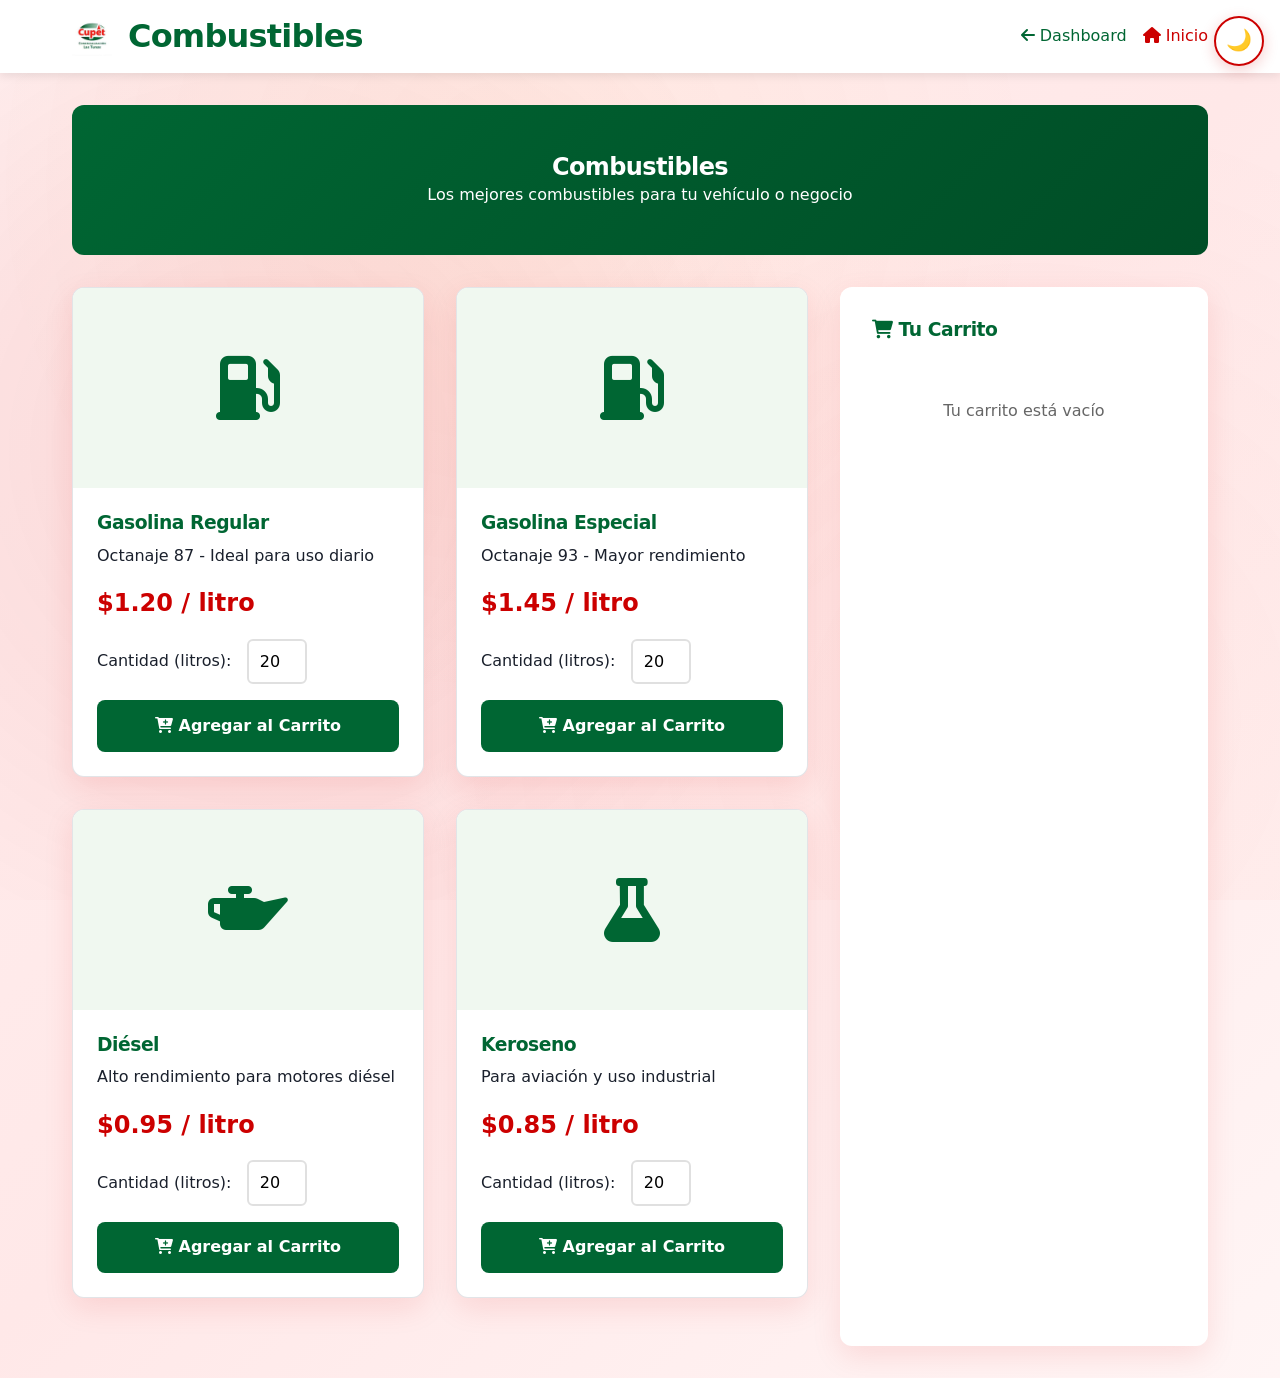
<file: combustibles.html>
<!DOCTYPE html>
<html lang="es">
<head>
  <meta charset="UTF-8">
  <meta name="viewport" content="width=device-width, initial-scale=1.0, maximum-scale=1.0, user-scalable=no, viewport-fit=cover">
  <title>Combustibles - Cupet Comercialización</title>
  
  <!-- Font Awesome 6 -->
  <link rel="stylesheet" href="https://cdnjs.cloudflare.com/ajax/libs/font-awesome/6.0.0-beta3/css/all.min.css">
  <link rel="stylesheet" href="styles.css">
  
  <!-- Estilos adicionales para animaciones -->
  <style>
    /* Animaciones de entrada */
    @keyframes fadeInUp {
      from { opacity: 0; transform: translateY(30px); }
      to { opacity: 1; transform: translateY(0); }
    }
    
    @keyframes slideInLeft {
      from { opacity: 0; transform: translateX(-50px); }
      to { opacity: 1; transform: translateX(0); }
    }
    
    @keyframes pulse {
      0%, 100% { transform: scale(1); }
      50% { transform: scale(1.05); }
    }
    
    @keyframes float {
      0%, 100% { transform: translateY(0px); }
      50% { transform: translateY(-10px); }
    }
    
    @keyframes bounce {
      0%, 20%, 50%, 80%, 100% { transform: translateY(0); }
      40% { transform: translateY(-20px); }
      60% { transform: translateY(-10px); }
    }
    
    @keyframes slideInRight {
      from { opacity: 0; transform: translateX(50px); }
      to { opacity: 1; transform: translateX(0); }
    }
    
    .animate-fade-in { animation: fadeInUp 0.8s ease forwards; }
    .animate-slide-left { animation: slideInLeft 0.8s ease forwards; }
    .animate-slide-right { animation: slideInRight 0.8s ease forwards; }
    .animate-pulse { animation: pulse 2s infinite; }
    .animate-float { animation: float 3s ease-in-out infinite; }
    .animate-bounce { animation: bounce 1s ease; }
    
    /* Efectos hover mejorados */
    .product-card {
      transition: all 0.4s cubic-bezier(0.175, 0.885, 0.32, 1.275);
      transform-style: preserve-3d;
      position: relative;
      overflow: hidden;
    }
    
    .product-card:hover {
      transform: translateY(-15px) rotateX(5deg) scale(1.02);
      box-shadow: 0 25px 50px rgba(0, 128, 0, 0.2);
    }
    
    .product-card::before {
      content: '';
      position: absolute;
      top: 0;
      left: -100%;
      width: 100%;
      height: 100%;
      background: linear-gradient(90deg, transparent, rgba(0, 128, 0, 0.1), transparent);
      transition: left 0.5s ease;
    }
    
    .product-card:hover::before {
      left: 100%;
    }
    
    .product-image {
      overflow: hidden;
      position: relative;
    }
    
    .product-image::after {
      content: '';
      position: absolute;
      top: 0;
      left: 0;
      right: 0;
      bottom: 0;
      background: linear-gradient(135deg, rgba(0, 128, 0, 0.1), rgba(204, 0, 0, 0.1));
      opacity: 0;
      transition: opacity 0.3s ease;
    }
    
    .product-card:hover .product-image::after {
      opacity: 1;
    }
    
    /* Button animations */
    .add-to-cart {
      position: relative;
      overflow: hidden;
      transition: all 0.3s ease;
    }
    
    .add-to-cart::before {
      content: '';
      position: absolute;
      top: 50%;
      left: 50%;
      width: 0;
      height: 0;
      background: rgba(255, 255, 255, 0.3);
      border-radius: 50%;
      transform: translate(-50%, -50%);
      transition: width 0.6s, height 0.6s;
    }
    
    .add-to-cart:hover::before {
      width: 300px;
      height: 300px;
    }
    
    .add-to-cart:hover {
      transform: translateY(-2px);
      box-shadow: 0 5px 15px rgba(0, 128, 0, 0.3);
    }
    
    /* Cart animations */
    .cart-summary {
      transition: all 0.3s ease;
      position: sticky;
      top: 2rem;
    }
    
    .cart-summary:hover {
      transform: translateY(-5px);
      box-shadow: 0 15px 30px rgba(0, 128, 0, 0.15);
    }
    
    .cart-item {
      transition: all 0.3s ease;
      position: relative;
      overflow: hidden;
    }
    
    .cart-item:hover {
      background: #f0f8f0;
      transform: translateX(5px);
    }
    
    /* Particles background */
    .particles {
      position: fixed;
      top: 0;
      left: 0;
      width: 100%;
      height: 100%;
      pointer-events: none;
      z-index: -1;
      overflow: hidden;
    }
    
    .particle {
      position: absolute;
      background: var(--primary-green);
      border-radius: 50%;
      opacity: 0.05;
      animation: float-particle 20s infinite linear;
    }
    
    @keyframes float-particle {
      from { transform: translateY(100vh) rotate(0deg); }
      to { transform: translateY(-100px) rotate(360deg); }
    }
    
    /* Loading spinner */
    .loading-spinner {
      display: inline-block;
      width: 20px;
      height: 20px;
      border: 3px solid rgba(255, 255, 255, 0.3);
      border-radius: 50%;
      border-top-color: white;
      animation: spin 1s ease-in-out infinite;
    }
    
    @keyframes spin { to { transform: rotate(360deg); } }
    
    /* Scroll animations */
    .scroll-reveal {
      opacity: 0;
      transform: translateY(30px);
      transition: all 0.8s ease;
    }
    
    .scroll-reveal.active {
      opacity: 1;
      transform: translateY(0);
    }
  </style>
  
  <style>
    .combustibles-container {
      max-width: 1200px;
      margin: 0 auto;
      padding: 2rem;
    }
    
    .page-header {
      background: linear-gradient(135deg, var(--primary-green), var(--secondary-green));
      color: white;
      padding: 3rem 2rem;
      text-align: center;
      border-radius: 12px;
      margin-bottom: 2rem;
    }
    
    .products-grid {
      display: grid;
      grid-template-columns: repeat(auto-fit, minmax(300px, 1fr));
      gap: 2rem;
      margin-bottom: 3rem;
    }
    
    .product-card {
      background: white;
      border-radius: 12px;
      overflow: hidden;
      box-shadow: var(--shadow);
      transition: transform 0.2s;
    }
    
    .product-card:hover {
      transform: translateY(-5px);
    }
    
    .product-image {
      height: 200px;
      background: #f0f8f0;
      display: flex;
      align-items: center;
      justify-content: center;
      font-size: 4rem;
      color: var(--primary-green);
    }
    
    .product-info {
      padding: 1.5rem;
    }
    
    .product-info h3 {
      color: var(--primary-green);
      margin-bottom: 0.5rem;
    }
    
    .price {
      font-size: 1.5rem;
      color: var(--primary-red);
      font-weight: bold;
      margin: 1rem 0;
    }
    
    .quantity-selector {
      display: flex;
      align-items: center;
      gap: 1rem;
      margin: 1rem 0;
    }
    
    .quantity-selector input {
      width: 60px;
      padding: 0.5rem;
      border: 2px solid #e0e0e0;
      border-radius: 6px;
      text-align: center;
    }
    
    .add-to-cart {
      background: var(--primary-green);
      color: white;
      border: none;
      padding: 0.8rem 1.5rem;
      border-radius: 8px;
      cursor: pointer;
      font-weight: 600;
      width: 100%;
      transition: background 0.2s;
    }
    
    .add-to-cart:hover {
      background: var(--secondary-green);
    }
    
    .cart-summary {
      background: white;
      padding: 2rem;
      border-radius: 12px;
      box-shadow: var(--shadow);
      position: sticky;
      top: 2rem;
    }
    
    .cart-item {
      display: flex;
      justify-content: space-between;
      align-items: center;
      padding: 1rem 0;
      border-bottom: 1px solid #f0f0f0;
    }
    
    .cart-item:last-child {
      border-bottom: none;
    }
    
    .total {
      font-size: 1.5rem;
      color: var(--primary-green);
      font-weight: bold;
      text-align: right;
      margin: 1rem 0;
    }
    
    .checkout-btn {
      background: var(--primary-red);
      color: white;
      border: none;
      padding: 1rem;
      border-radius: 8px;
      cursor: pointer;
      font-weight: 600;
      width: 100%;
      font-size: 1.1rem;
    }
    
    .checkout-btn:hover {
      background: #a00000;
    }
  </style>
</head>
<body>

<!-- Partículas animadas de fondo -->
<div class="particles" id="particles"></div>

<header style="background: white; padding: 1rem 0; box-shadow: 0 2px 10px rgba(0,0,0,0.1);">
  <div style="max-width: 1200px; margin: 0 auto; padding: 0 2rem; display: flex; justify-content: space-between; align-items: center;">
    <div style="display: flex; align-items: center; gap: 1rem;">
      <img src="images/logo-empresa.jpg" alt="Cupet" style="height: 40px;">
      <h1 style="color: var(--primary-green); margin: 0;">Combustibles</h1>
    </div>
    <div style="display: flex; gap: 1rem; align-items: center;">
      <a href="dashboard.html" style="color: var(--primary-green); text-decoration: none;">
        <i class="fas fa-arrow-left"></i> Dashboard
      </a>
      <a href="index.html" style="color: var(--primary-red); text-decoration: none;">
        <i class="fas fa-home"></i> Inicio
      </a>
    </div>
  </div>
</header>

<div class="combustibles-container">
  <div class="page-header animate-fade-in">
    <h2 class="animate-bounce">Combustibles</h2>
    <p class="animate-slide-left">Los mejores combustibles para tu vehículo o negocio</p>
  </div>
  
  <div style="display: grid; grid-template-columns: 2fr 1fr; gap: 2rem;">
    <div>
      <div class="products-grid scroll-reveal">
        <div class="product-card animate-slide-left">
          <div class="product-image">
            <i class="fas fa-gas-pump" style="font-size: 4rem; color: var(--primary-green);"></i>
          </div>
          <div class="product-info">
            <h3>Gasolina Regular</h3>
            <p>Octanaje 87 - Ideal para uso diario</p>
            <div class="price">$1.20 / litro</div>
            <div class="quantity-selector">
              <label>Cantidad (litros):</label>
              <input type="number" id="regular-qty" value="20" min="1" max="100">
            </div>
            <button class="add-to-cart animate-pulse" onclick="addToCart('Gasolina Regular', 1.20, 'regular-qty')">
              <i class="fas fa-cart-plus"></i> Agregar al Carrito
            </button>
          </div>
        </div>
        
        <div class="product-card animate-slide-left" style="animation-delay: 0.2s;">
          <div class="product-image">
            <i class="fas fa-gas-pump" style="font-size: 4rem; color: var(--primary-green);"></i>
          </div>
          <div class="product-info">
            <h3>Gasolina Especial</h3>
            <p>Octanaje 93 - Mayor rendimiento</p>
            <div class="price">$1.45 / litro</div>
            <div class="quantity-selector">
              <label>Cantidad (litros):</label>
              <input type="number" id="especial-qty" value="20" min="1" max="100">
            </div>
            <button class="add-to-cart animate-pulse" onclick="addToCart('Gasolina Especial', 1.45, 'especial-qty')">
              <i class="fas fa-cart-plus"></i> Agregar al Carrito
            </button>
          </div>
        </div>
        
        <div class="product-card animate-slide-left" style="animation-delay: 0.4s;">
          <div class="product-image">
            <i class="fas fa-oil-can" style="font-size: 4rem; color: var(--primary-green);"></i>
          </div>
          <div class="product-info">
            <h3>Diésel</h3>
            <p>Alto rendimiento para motores diésel</p>
            <div class="price">$0.95 / litro</div>
            <div class="quantity-selector">
              <label>Cantidad (litros):</label>
              <input type="number" id="diesel-qty" value="20" min="1" max="100">
            </div>
            <button class="add-to-cart animate-pulse" onclick="addToCart('Diésel', 0.95, 'diesel-qty')">
              <i class="fas fa-cart-plus"></i> Agregar al Carrito
            </button>
          </div>
        </div>
        
        <div class="product-card animate-slide-left" style="animation-delay: 0.6s;">
          <div class="product-image">
            <i class="fas fa-flask" style="font-size: 4rem; color: var(--primary-green);"></i>
          </div>
          <div class="product-info">
            <h3>Keroseno</h3>
            <p>Para aviación y uso industrial</p>
            <div class="price">$0.85 / litro</div>
            <div class="quantity-selector">
              <label>Cantidad (litros):</label>
              <input type="number" id="kerosene-qty" value="20" min="1" max="100">
            </div>
            <button class="add-to-cart animate-pulse" onclick="addToCart('Keroseno', 0.85, 'kerosene-qty')">
              <i class="fas fa-cart-plus"></i> Agregar al Carrito
            </button>
          </div>
        </div>
      </div>
    </div>
    
    <div class="cart-summary animate-slide-right">
      <h3 style="color: var(--primary-green); margin-bottom: 1.5rem;" class="animate-pulse">
        <i class="fas fa-shopping-cart"></i> Tu Carrito
      </h3>
      
      <div id="cart-items">
        <p style="color: #666; text-align: center; padding: 2rem 0;">
          Tu carrito está vacío
        </p>
      </div>
      
      <div class="total" id="cart-total" style="display: none;">
        Total: $0.00
      </div>
      
      <button class="checkout-btn" id="checkout-btn" style="display: none;" onclick="checkout()">
        <i class="fas fa-credit-card"></i> Proceder al Pago
      </button>
    </div>
  </div>
</div>

<script>
// Generar partículas animadas
function createParticles() {
  const particlesContainer = document.getElementById('particles');
  const particleCount = 12;
  
  for (let i = 0; i < particleCount; i++) {
    const particle = document.createElement('div');
    particle.className = 'particle';
    
    const size = Math.random() * 4 + 2;
    particle.style.width = size + 'px';
    particle.style.height = size + 'px';
    particle.style.left = Math.random() * 100 + '%';
    particle.style.animationDelay = Math.random() * 20 + 's';
    particle.style.animationDuration = (Math.random() * 20 + 20) + 's';
    
    particlesContainer.appendChild(particle);
  }
}

// Animaciones al hacer scroll
function handleScrollAnimations() {
  const reveals = document.querySelectorAll('.scroll-reveal');
  
  reveals.forEach(element => {
    const windowHeight = window.innerHeight;
    const elementTop = element.getBoundingClientRect().top;
    const elementVisible = 150;
    
    if (elementTop < windowHeight - elementVisible) {
      element.classList.add('active');
    }
  });
}

// Efecto de escritura para el título
function typeWriter(element, text, speed = 50) {
  let i = 0;
  element.textContent = '';
  
  function type() {
    if (i < text.length) {
      element.textContent += text.charAt(i);
      i++;
      setTimeout(type, speed);
    }
  }
  
  type();
}

// Contador animado para el carrito
function animateCounter(element, target, duration = 1000) {
  let start = 0;
  const increment = target / (duration / 16);
  
  function updateCounter() {
    start += increment;
    if (start < target) {
      element.textContent = '$' + start.toFixed(2);
      requestAnimationFrame(updateCounter);
    } else {
      element.textContent = '$' + target.toFixed(2);
    }
  }
  
  updateCounter();
}

let cart = [];

function addToCart(product, price, qtyInputId) {
  const qty = parseInt(document.getElementById(qtyInputId).value);
  const existingItem = cart.find(item => item.product === product);
  
  if (existingItem) {
    existingItem.quantity += qty;
  } else {
    cart.push({ product, price, quantity: qty });
  }
  
  updateCart();
  showToast(`${product} agregado al carrito`, 'success');
  
  // Animación del botón
  event.target.innerHTML = '<i class="fas fa-check"></i> Agregado';
  setTimeout(() => {
    event.target.innerHTML = '<i class="fas fa-cart-plus"></i> Agregar al Carrito';
  }, 1000);
}

function removeFromCart(index) {
  cart.splice(index, 1);
  updateCart();
  showToast('Producto eliminado', 'info');
}

function updateCart() {
  const cartItems = document.getElementById('cart-items');
  const cartTotal = document.getElementById('cart-total');
  const checkoutBtn = document.getElementById('checkout-btn');
  
  if (cart.length === 0) {
    cartItems.innerHTML = '<p style="color: #666; text-align: center; padding: 2rem 0;">Tu carrito está vacío</p>';
    cartTotal.style.display = 'none';
    checkoutBtn.style.display = 'none';
    return;
  }
  
  let html = '';
  let total = 0;
  
  cart.forEach((item, index) => {
    const subtotal = item.price * item.quantity;
    total += subtotal;
    
    html += `
      <div class="cart-item animate-slide-right" style="animation-delay: ${index * 0.1}s;">
        <div>
          <strong>${item.product}</strong><br>
          <small>${item.quantity}L × $${item.price}</small>
        </div>
        <div style="display: flex; align-items: center; gap: 0.5rem;">
          <span style="font-weight: bold;">$${subtotal.toFixed(2)}</span>
          <button onclick="removeFromCart(${index})" style="background: var(--primary-red); color: white; border: none; border-radius: 4px; padding: 0.25rem 0.5rem; cursor: pointer; transition: all 0.3s;">
            <i class="fas fa-trash"></i>
          </button>
        </div>
      </div>
    `;
  });
  
  cartItems.innerHTML = html;
  
  // Animar el total
  cartTotal.style.display = 'block';
  animateCounter(cartTotal, total);
  
  checkoutBtn.style.display = 'block';
}

function checkout() {
  if (cart.length === 0) {
    showToast('Tu carrito está vacío', 'error');
    return;
  }
  
  // Guardar carrito en sessionStorage
  sessionStorage.setItem('cart', JSON.stringify(cart));
  
  // Mostrar loading
  const checkoutBtn = document.getElementById('checkout-btn');
  checkoutBtn.innerHTML = '<i class="loading-spinner"></i> Procesando...';
  checkoutBtn.disabled = true;
  
  showToast('Redirigiendo al pago...', 'success');
  
  // Redirigir a página de pago
  setTimeout(() => {
    window.location.href = 'pago.html';
  }, 1500);
}

// Efectos hover mejorados para los inputs
document.addEventListener('DOMContentLoaded', function() {
  // Crear partículas
  createParticles();
  
  // Activar animaciones de scroll
  handleScrollAnimations();
  
  // Efecto de escritura en el título
  const title = document.querySelector('.page-header h2');
  if (title) {
    const originalText = title.textContent;
    setTimeout(() => {
      typeWriter(title, originalText, 30);
    }, 500);
  }
  
  // Animar inputs al focus
  document.querySelectorAll('input[type="number"]').forEach(input => {
    input.addEventListener('focus', function() {
      this.parentElement.style.transform = 'scale(1.05)';
      this.parentElement.style.boxShadow = '0 5px 15px rgba(0, 128, 0, 0.1)';
    });
    
    input.addEventListener('blur', function() {
      this.parentElement.style.transform = 'scale(1)';
      this.parentElement.style.boxShadow = 'none';
    });
  });
  
  // Efectos hover para botones
  document.querySelectorAll('.add-to-cart').forEach(btn => {
    btn.addEventListener('mouseenter', function() {
      this.style.transform = 'translateY(-2px) scale(1.05)';
    });
    
    btn.addEventListener('mouseleave', function() {
      this.style.transform = 'translateY(0) scale(1)';
    });
  });
});

// Event listeners
window.addEventListener('scroll', handleScrollAnimations);

// Efecto de carga suave
window.addEventListener('load', () => {
  document.body.style.opacity = '0';
  setTimeout(() => {
    document.body.style.transition = 'opacity 0.5s ease';
    document.body.style.opacity = '1';
  }, 100);
});

function showToast(message, type = 'info') {
  const toast = document.createElement('div');
  toast.className = `toast ${type}`;
  toast.textContent = message;
  toast.style.cssText = `
    position: fixed;
    bottom: 2rem;
    right: 2rem;
    background: ${type === 'success' ? 'var(--primary-green)' : 'var(--primary-red)'};
    color: white;
    padding: 1rem 1.5rem;
    border-radius: 8px;
    box-shadow: 0 4px 12px rgba(0, 0, 0, 0.15);
    z-index: 1001;
    animation: slideInRight 0.3s ease;
  `;
  
  document.body.appendChild(toast);
  
  setTimeout(() => {
    toast.style.animation = 'slideOutRight 0.3s ease';
    setTimeout(() => toast.remove(), 300);
  }, 3000);
}
</script>

<!-- Theme Toggle Script -->
<script src="theme-toggle.js"></script>

</body>
</html>
</file>
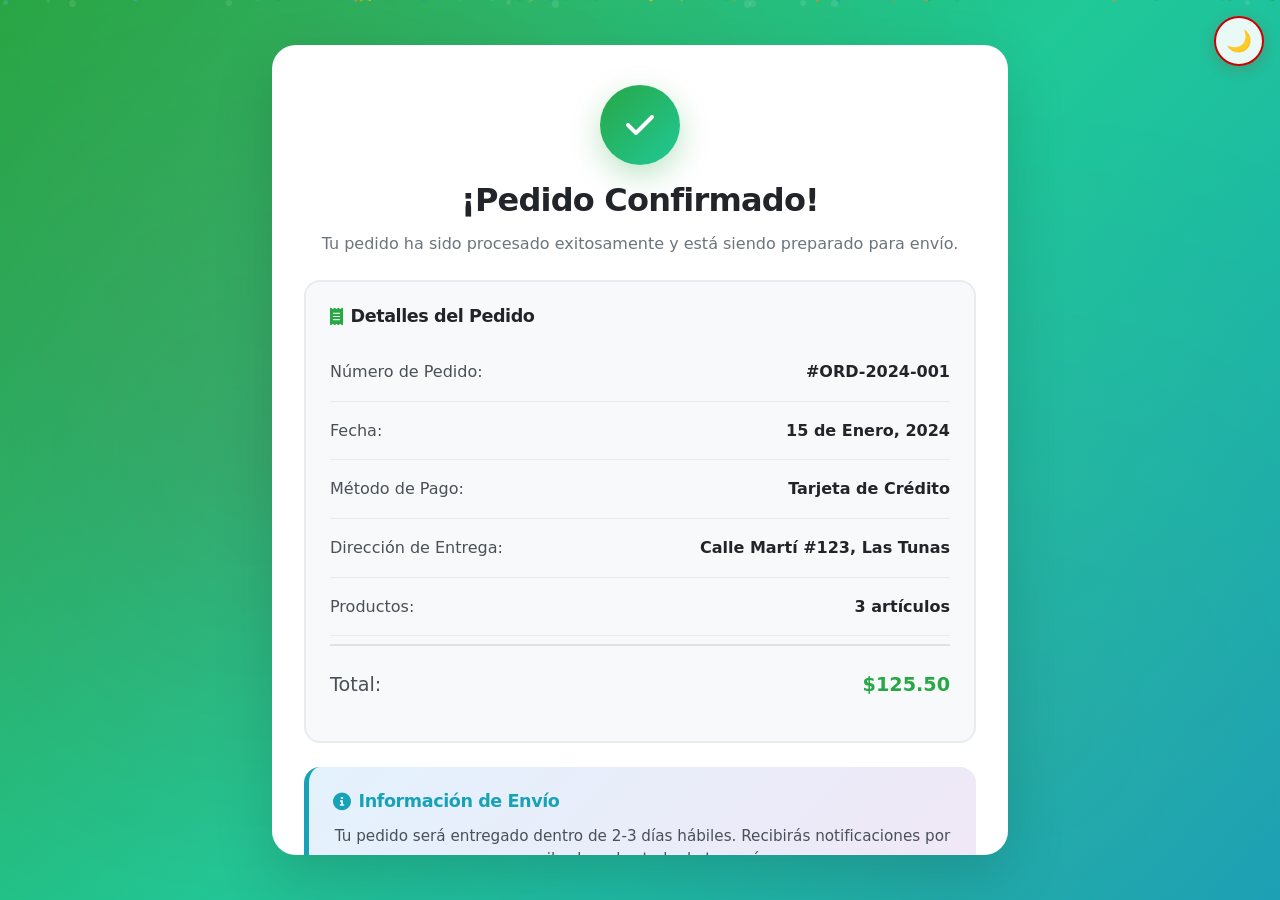
<file: confirmacion.html>
<!DOCTYPE html>
<html lang="es">
<head>
  <meta charset="UTF-8">
  <meta name="viewport" content="width=device-width, initial-scale=1.0, maximum-scale=1.0, user-scalable=no, viewport-fit=cover">
  <title>Confirmación - Cupet Comercialización</title>
  
  <!-- Font Awesome 6 -->
  <link rel="stylesheet" href="https://cdnjs.cloudflare.com/ajax/libs/font-awesome/6.0.0-beta3/css/all.min.css">
  <link rel="stylesheet" href="styles.css">
  
  <style>
    /* Animaciones de entrada */
    @keyframes fadeInUp {
      from { opacity: 0; transform: translateY(30px); }
      to { opacity: 1; transform: translateY(0); }
    }
    
    @keyframes slideInLeft {
      from { opacity: 0; transform: translateX(-50px); }
      to { opacity: 1; transform: translateX(0); }
    }
    
    @keyframes pulse {
      0%, 100% { transform: scale(1); }
      50% { transform: scale(1.05); }
    }
    
    @keyframes float {
      0%, 100% { transform: translateY(0px); }
      50% { transform: translateY(-10px); }
    }
    
    @keyframes bounce {
      0%, 20%, 50%, 80%, 100% { transform: translateY(0); }
      40% { transform: translateY(-20px); }
      60% { transform: translateY(-10px); }
    }
    
    @keyframes slideInRight {
      from { opacity: 0; transform: translateX(50px); }
      to { opacity: 1; transform: translateX(0); }
    }
    
    @keyframes success-pulse {
      0%, 100% { transform: scale(1); box-shadow: 0 0 0 0 rgba(40, 167, 69, 0.7); }
      50% { transform: scale(1.05); box-shadow: 0 0 0 20px rgba(40, 167, 69, 0); }
    }
    
    .animate-fade-in { animation: fadeInUp 0.8s ease forwards; }
    .animate-slide-left { animation: slideInLeft 0.8s ease forwards; }
    .animate-slide-right { animation: slideInRight 0.8s ease forwards; }
    .animate-pulse { animation: pulse 2s infinite; }
    .animate-float { animation: float 3s ease-in-out infinite; }
    .animate-bounce { animation: bounce 1s ease; }
    
    /* Estilos profesionales de confirmación */
    body {
      background: linear-gradient(135deg, #28a745 0%, #20c997 50%, #17a2b8 100%);
      min-height: 100vh;
      display: flex;
      align-items: center;
      justify-content: center;
      font-family: 'Segoe UI', Tahoma, Geneva, Verdana, sans-serif;
      position: relative;
      overflow: hidden;
    }
    
    /* Partículas de fondo */
    .bg-particles {
      position: absolute;
      top: 0;
      left: 0;
      width: 100%;
      height: 100%;
      overflow: hidden;
      z-index: 1;
    }
    
    .particle {
      position: absolute;
      background: rgba(255, 255, 255, 0.1);
      border-radius: 50%;
      animation: float-particle 20s infinite linear;
    }
    
    @keyframes float-particle {
      from { transform: translateY(100vh) rotate(0deg); }
      to { transform: translateY(-100px) rotate(360deg); }
    }
    
    /* Contenedor principal */
    .confirmation-wrapper {
      position: relative;
      z-index: 10;
      width: 100%;
      max-width: 800px;
      padding: 2rem;
    }
    
    /* Tarjeta de confirmación */
    .confirmation-card {
      background: white;
      border-radius: 24px;
      padding: 2.5rem 2rem;
      box-shadow: 0 20px 60px rgba(0, 0, 0, 0.15);
      text-align: center;
      position: relative;
      overflow: hidden;
      animation: slideInUp 1s ease;
      max-height: 90vh;
      overflow-y: auto;
    }
    
    .confirmation-card::before {
      content: '';
      position: absolute;
      top: 0;
      left: -100%;
      width: 100%;
      height: 100%;
      background: linear-gradient(90deg, transparent, rgba(40, 167, 69, 0.05), transparent);
      transition: left 0.8s ease;
    }
    
    .confirmation-card:hover::before {
      left: 100%;
    }
    
    /* Icono de éxito */
    .success-icon {
      width: 80px;
      height: 80px;
      background: linear-gradient(135deg, #28a745, #20c997);
      border-radius: 50%;
      display: flex;
      align-items: center;
      justify-content: center;
      margin: 0 auto 1rem;
      box-shadow: 0 10px 30px rgba(40, 167, 69, 0.3);
      animation: success-pulse 2s ease-in-out infinite;
    }
    
    .success-icon i {
      font-size: 2rem;
      color: white;
    }
    
    /* Encabezado */
    .confirmation-header h1 {
      font-size: 2rem;
      font-weight: 700;
      color: #212529;
      margin-bottom: 0.8rem;
    }
    
    .confirmation-header p {
      font-size: 1rem;
      color: #6c757d;
      margin-bottom: 1.5rem;
      line-height: 1.5;
    }
    
    /* Detalles del pedido */
    .order-details {
      background: #f8f9fa;
      border-radius: 16px;
      padding: 1.5rem;
      margin-bottom: 1.5rem;
      text-align: left;
      border: 2px solid #e9ecef;
    }
    
    .order-details h3 {
      font-size: 1.1rem;
      font-weight: 700;
      color: #212529;
      margin-bottom: 1rem;
      display: flex;
      align-items: center;
      gap: 0.5rem;
    }
    
    .order-details h3 i {
      color: #28a745;
    }
    
    .detail-row {
      display: flex;
      justify-content: space-between;
      align-items: center;
      padding: 1rem 0;
      border-bottom: 1px solid #e9ecef;
      font-size: 1rem;
    }
    
    .detail-row:last-child {
      border-bottom: none;
      font-weight: 700;
      font-size: 1.2rem;
      color: #28a745;
      padding-top: 1.5rem;
      margin-top: 0.5rem;
      border-top: 2px solid #dee2e6;
    }
    
    .detail-row span:first-child {
      color: #495057;
      font-weight: 500;
    }
    
    .detail-row span:last-child {
      color: #212529;
      font-weight: 600;
    }
    
    .detail-row.total-row span:last-child {
      color: #28a745;
    }
    
    /* Información adicional */
    .info-section {
      background: linear-gradient(135deg, #e3f2fd, #f3e5f5);
      border-radius: 16px;
      padding: 1.5rem;
      margin-bottom: 1.5rem;
      border-left: 5px solid #17a2b8;
    }
    
    .info-section h4 {
      font-size: 1.1rem;
      font-weight: 700;
      color: #17a2b8;
      margin-bottom: 0.8rem;
      display: flex;
      align-items: center;
      gap: 0.5rem;
    }
    
    .info-section p {
      color: #495057;
      line-height: 1.5;
      margin-bottom: 0.8rem;
      font-size: 0.95rem;
    }
    
    .info-section ul {
      text-align: left;
      color: #495057;
      margin: 0;
      padding-left: 1.5rem;
    }
    
    .info-section li {
      margin-bottom: 0.5rem;
    }
    
    /* Botones de acción */
    .action-buttons {
      display: grid;
      grid-template-columns: 1fr 1fr;
      gap: 1rem;
      margin-top: 1.5rem;
    }
    
    .btn {
      padding: 0.8rem 1.5rem;
      border-radius: 12px;
      font-size: 0.95rem;
      font-weight: 700;
      cursor: pointer;
      transition: all 0.3s cubic-bezier(0.4, 0, 0.2, 1);
      position: relative;
      overflow: hidden;
      text-decoration: none;
      display: inline-flex;
      align-items: center;
      justify-content: center;
      gap: 0.5rem;
      border: none;
    }
    
    .btn::before {
      content: '';
      position: absolute;
      top: 50%;
      left: 50%;
      width: 0;
      height: 0;
      background: rgba(255, 255, 255, 0.2);
      border-radius: 50%;
      transform: translate(-50%, -50%);
      transition: width 0.6s, height 0.6s;
      z-index: 0;
    }
    
    .btn:hover::before {
      width: 300px;
      height: 300px;
    }
    
    .btn-primary {
      background: linear-gradient(135deg, #28a745, #20c997);
      color: white;
    }
    
    .btn-primary:hover {
      transform: translateY(-3px);
      box-shadow: 0 10px 30px rgba(40, 167, 69, 0.3);
    }
    
    .btn-secondary {
      background: white;
      color: #17a2b8;
      border: 2px solid #17a2b8;
    }
    
    .btn-secondary:hover {
      background: #17a2b8;
      color: white;
      transform: translateY(-3px);
      box-shadow: 0 10px 30px rgba(23, 162, 184, 0.3);
    }
    
    .btn span {
      position: relative;
      z-index: 1;
    }
    
    /* Timeline de seguimiento */
    .tracking-timeline {
      margin-top: 1.5rem;
      padding: 1.5rem;
      background: #f8f9fa;
      border-radius: 16px;
      border: 2px solid #e9ecef;
    }
    
    .tracking-timeline h4 {
      font-size: 1.1rem;
      font-weight: 700;
      color: #212529;
      margin-bottom: 1.5rem;
      text-align: center;
      display: flex;
      align-items: center;
      justify-content: center;
      gap: 0.5rem;
    }
    
    .tracking-timeline h4 i {
      color: #17a2b8;
    }
    
    .timeline-steps {
      display: grid;
      grid-template-columns: repeat(4, 1fr);
      gap: 1rem;
      position: relative;
    }
    
    .timeline-steps::before {
      content: '';
      position: absolute;
      top: 25px;
      left: 10%;
      right: 10%;
      height: 2px;
      background: #e9ecef;
      z-index: 0;
    }
    
    .timeline-step {
      text-align: center;
      position: relative;
      z-index: 1;
    }
    
    .step-icon {
      width: 50px;
      height: 50px;
      background: white;
      border: 3px solid #e9ecef;
      border-radius: 50%;
      display: flex;
      align-items: center;
      justify-content: center;
      margin: 0 auto 1rem;
      font-size: 1.2rem;
      color: #6c757d;
      transition: all 0.3s ease;
    }
    
    .timeline-step.completed .step-icon {
      background: #28a745;
      border-color: #28a745;
      color: white;
    }
    
    .timeline-step.active .step-icon {
      background: #17a2b8;
      border-color: #17a2b8;
      color: white;
      animation: pulse 2s ease-in-out infinite;
    }
    
    .step-label {
      font-size: 0.9rem;
      color: #495057;
      font-weight: 600;
    }
    
    .timeline-step.completed .step-label {
      color: #28a745;
    }
    
    .timeline-step.active .step-label {
      color: #17a2b8;
      font-weight: 700;
    }
    
    /* Responsive */
    @media (max-width: 768px) {
      .confirmation-card {
        padding: 2rem 1.5rem;
        max-height: 85vh;
      }
      
      .action-buttons {
        grid-template-columns: 1fr;
        gap: 0.8rem;
      }
      
      .timeline-steps {
        grid-template-columns: repeat(2, 1fr);
        gap: 1.5rem;
      }
      
      .timeline-steps::before {
        display: none;
      }
      
      .confirmation-header h1 {
        font-size: 1.8rem;
      }
      
      .success-icon {
        width: 70px;
        height: 70px;
      }
      
      .success-icon i {
        font-size: 1.8rem;
      }
      
      .confirmation-wrapper {
        padding: 1rem;
      }
    }
  </style>
</head>
<body>

<!-- Partículas animadas de fondo -->
<div class="bg-particles" id="particles"></div>

<div class="confirmation-wrapper">
  <div class="confirmation-card animate-fade-in">
    <!-- Icono de éxito -->
    <div class="success-icon animate-bounce">
      <i class="fas fa-check"></i>
    </div>
    
    <!-- Encabezado -->
    <div class="confirmation-header">
      <h1 class="animate-slide-left">¡Pedido Confirmado!</h1>
      <p class="animate-slide-right">Tu pedido ha sido procesado exitosamente y está siendo preparado para envío.</p>
    </div>
    
    <!-- Detalles del pedido -->
    <div class="order-details animate-slide-left">
      <h3><i class="fas fa-receipt"></i> Detalles del Pedido</h3>
      <div class="detail-row">
        <span>Número de Pedido:</span>
        <span>#ORD-2024-001</span>
      </div>
      <div class="detail-row">
        <span>Fecha:</span>
        <span>15 de Enero, 2024</span>
      </div>
      <div class="detail-row">
        <span>Método de Pago:</span>
        <span>Tarjeta de Crédito</span>
      </div>
      <div class="detail-row">
        <span>Dirección de Entrega:</span>
        <span>Calle Martí #123, Las Tunas</span>
      </div>
      <div class="detail-row">
        <span>Productos:</span>
        <span>3 artículos</span>
      </div>
      <div class="detail-row total-row">
        <span>Total:</span>
        <span>$125.50</span>
      </div>
    </div>
    
    <!-- Información adicional -->
    <div class="info-section animate-slide-right">
      <h4><i class="fas fa-info-circle"></i> Información de Envío</h4>
      <p>Tu pedido será entregado dentro de 2-3 días hábiles. Recibirás notificaciones por email sobre el estado de tu envío.</p>
      <ul>
        <li>Tiempo estimado de entrega: 2-3 días hábiles</li>
        <li>Horario de entrega: 9:00 AM - 6:00 PM</li>
        <li>Se requiere firma al recibir</li>
        <li>Número de seguimiento: TRK-123456789</li>
      </ul>
    </div>
    
    <!-- Timeline de seguimiento -->
    <div class="tracking-timeline animate-fade-in">
      <h4><i class="fas fa-truck"></i> Estado del Pedido</h4>
      <div class="timeline-steps">
        <div class="timeline-step completed">
          <div class="step-icon">
            <i class="fas fa-shopping-cart"></i>
          </div>
          <div class="step-label">Pedido Recibido</div>
        </div>
        <div class="timeline-step completed">
          <div class="step-icon">
            <i class="fas fa-credit-card"></i>
          </div>
          <div class="step-label">Pago Confirmado</div>
        </div>
        <div class="timeline-step active">
          <div class="step-icon">
            <i class="fas fa-box"></i>
          </div>
          <div class="step-label">En Procesamiento</div>
        </div>
        <div class="timeline-step">
          <div class="step-icon">
            <i class="fas fa-truck"></i>
          </div>
          <div class="step-label">En Camino</div>
        </div>
      </div>
    </div>
    
    <!-- Botones de acción -->
    <div class="action-buttons animate-bounce">
      <a href="pedidos.html" class="btn btn-primary">
        <span><i class="fas fa-list"></i> Ver Mis Pedidos</span>
      </a>
      <a href="index.html" class="btn btn-secondary">
        <span><i class="fas fa-home"></i> Volver al Inicio</span>
      </a>
    </div>
  </div>
</div>

<script>
// Generar partículas animadas
function createParticles() {
  const particlesContainer = document.getElementById('particles');
  const particleCount = 12;
  
  for (let i = 0; i < particleCount; i++) {
    const particle = document.createElement('div');
    particle.className = 'particle';
    
    const size = Math.random() * 6 + 2;
    particle.style.width = size + 'px';
    particle.style.height = size + 'px';
    particle.style.left = Math.random() * 100 + '%';
    particle.style.animationDelay = Math.random() * 20 + 's';
    particle.style.animationDuration = (Math.random() * 20 + 20) + 's';
    
    particlesContainer.appendChild(particle);
  }
}

// Animaciones al hacer scroll
function handleScrollAnimations() {
  const reveals = document.querySelectorAll('.animate-fade-in, .animate-slide-left, .animate-slide-right, .animate-bounce');
  
  reveals.forEach((element, index) => {
    setTimeout(() => {
      element.style.opacity = '1';
      element.style.transform = 'translateY(0)';
    }, index * 200);
  });
}

// Simular actualización del estado del pedido
function updateOrderStatus() {
  const steps = document.querySelectorAll('.timeline-step');
  let currentStep = 2; // El paso activo actual
  
  // Simular cambio de estado cada 5 segundos
  setInterval(() => {
    if (currentStep < steps.length - 1) {
      steps[currentStep].classList.remove('active');
      steps[currentStep].classList.add('completed');
      currentStep++;
      steps[currentStep].classList.add('active');
      
      // Mostrar notificación
      const stepLabels = ['Pedido Recibido', 'Pago Confirmado', 'En Procesamiento', 'En Camino'];
      showNotification(`Tu pedido está: ${stepLabels[currentStep]}`);
    }
  }, 5000);
}

// Mostrar notificaciones
function showNotification(message) {
  const notification = document.createElement('div');
  notification.textContent = message;
  notification.style.cssText = `
    position: fixed;
    top: 2rem;
    right: 2rem;
    background: linear-gradient(135deg, #28a745, #20c997);
    color: white;
    padding: 1rem 1.5rem;
    border-radius: 12px;
    box-shadow: 0 10px 30px rgba(40, 167, 69, 0.3);
    z-index: 1001;
    animation: slideInRight 0.3s ease;
    font-weight: 600;
  `;
  
  document.body.appendChild(notification);
  
  setTimeout(() => {
    notification.style.animation = 'slideOutRight 0.3s ease';
    setTimeout(() => notification.remove(), 300);
  }, 3000);
}

// Efecto de carga suave
window.addEventListener('load', () => {
  document.body.style.opacity = '0';
  setTimeout(() => {
    document.body.style.transition = 'opacity 0.5s ease';
    document.body.style.opacity = '1';
  }, 100);
});

// Inicializar
document.addEventListener('DOMContentLoaded', function() {
  createParticles();
  handleScrollAnimations();
  updateOrderStatus();
});

// Animación de confeti al cargar
function createConfetti() {
  const colors = ['#28a745', '#20c997', '#17a2b8', '#ffc107', '#fd7e14'];
  const confettiCount = 50;
  
  for (let i = 0; i < confettiCount; i++) {
    const confetti = document.createElement('div');
    confetti.style.cssText = `
      position: fixed;
      width: 10px;
      height: 10px;
      background: ${colors[Math.floor(Math.random() * colors.length)]};
      left: ${Math.random() * 100}%;
      top: -10px;
      opacity: ${Math.random() * 0.8 + 0.2};
      transform: rotate(${Math.random() * 360}deg);
      animation: confetti-fall ${Math.random() * 3 + 2}s linear;
      z-index: 1000;
    `;
    
    document.body.appendChild(confetti);
    
    setTimeout(() => confetti.remove(), 5000);
  }
}

// Añadir animación de confeti
const style = document.createElement('style');
style.textContent = `
  @keyframes confetti-fall {
    to {
      transform: translateY(100vh) rotate(720deg);
      opacity: 0;
    }
  }
`;
document.head.appendChild(style);

// Crear confeti después de 1 segundo
setTimeout(createConfetti, 1000);
</script>

<!-- Theme Toggle Script -->
<script src="theme-toggle.js"></script>

</body>
</html>
</file>
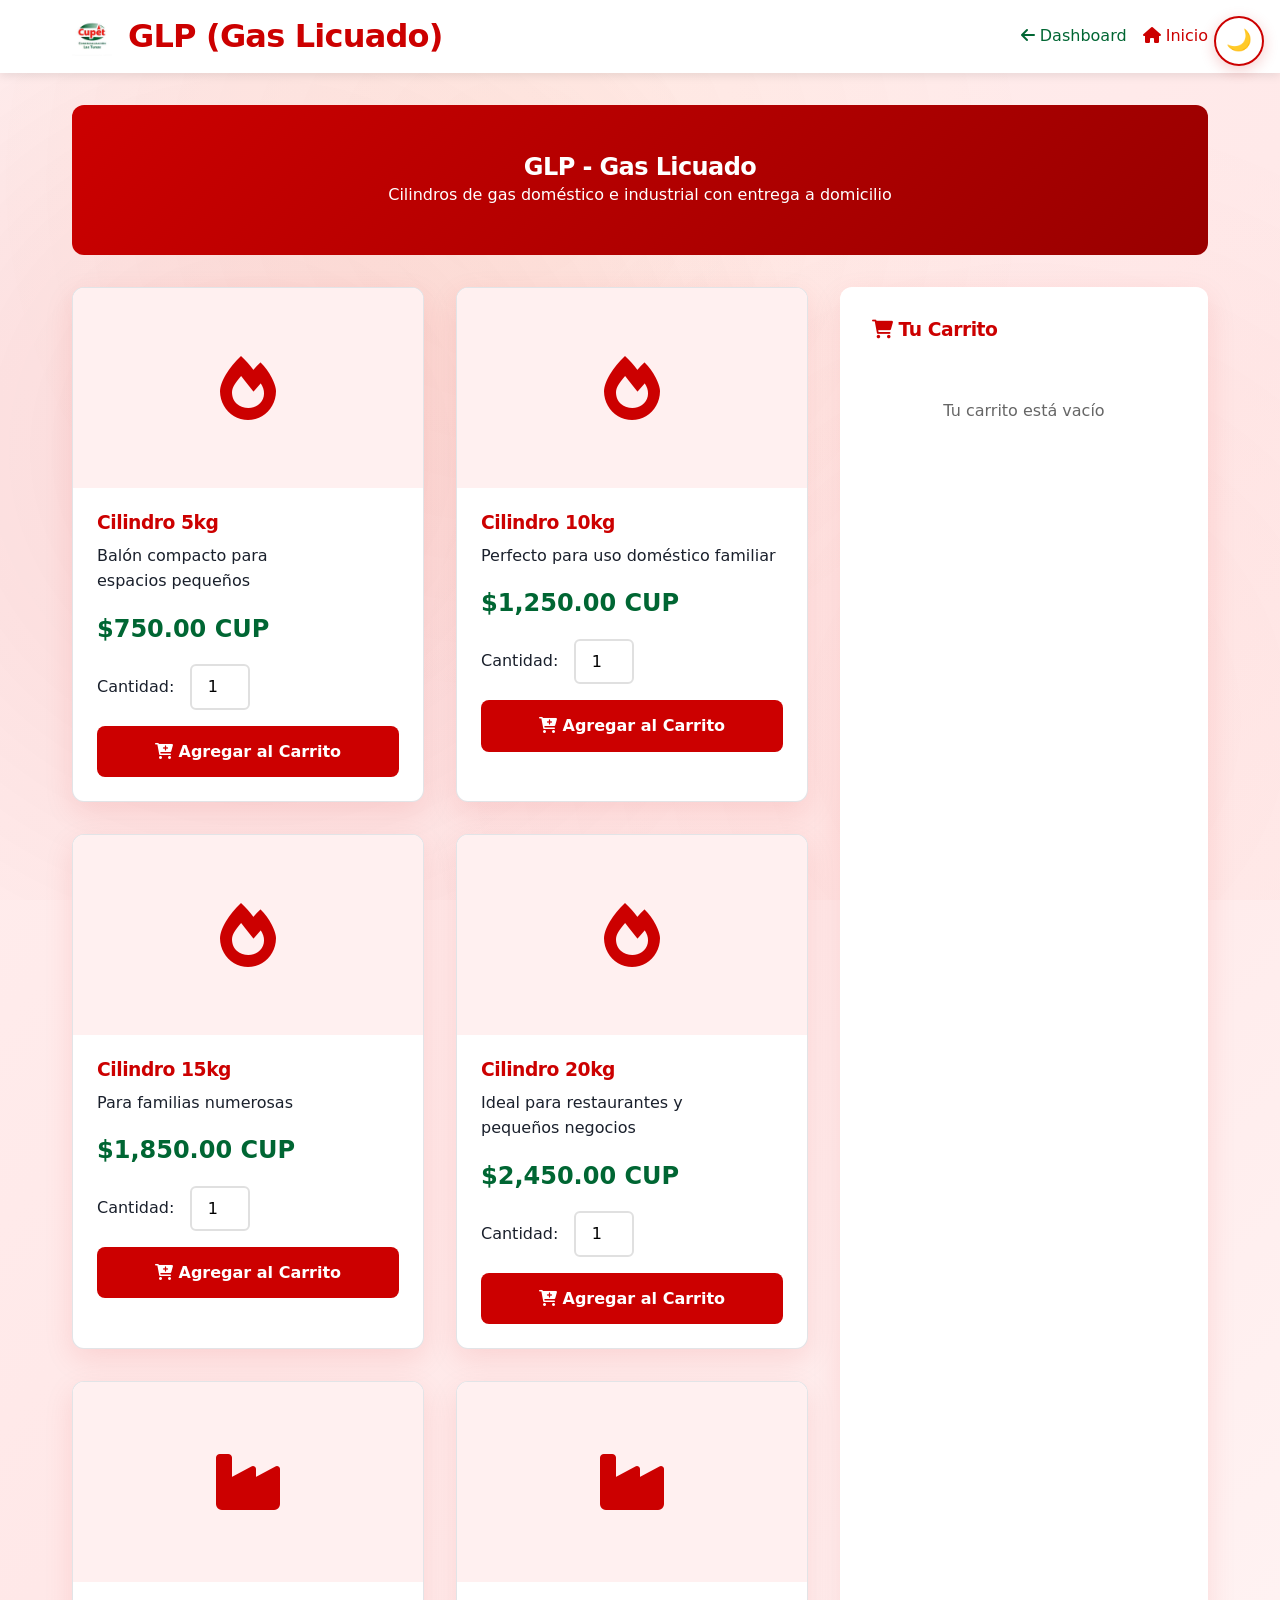
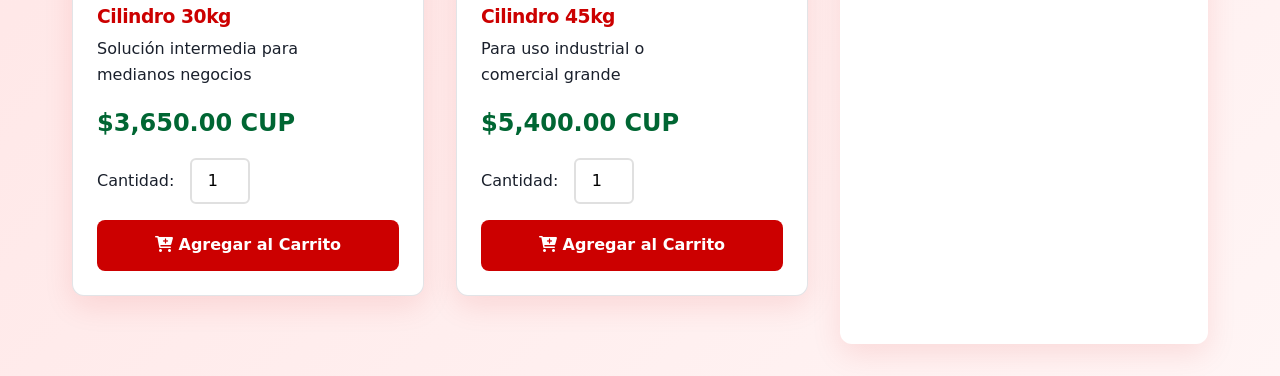
<file: glp.html>
<!DOCTYPE html>
<html lang="es">
<head>
  <meta charset="UTF-8">
  <meta name="viewport" content="width=device-width, initial-scale=1.0, maximum-scale=1.0, user-scalable=no, viewport-fit=cover">
  <title>GLP - Cupet Comercialización</title>
  
  <!-- Font Awesome 6 -->
  <link rel="stylesheet" href="https://cdnjs.cloudflare.com/ajax/libs/font-awesome/6.0.0-beta3/css/all.min.css">
  <link rel="stylesheet" href="styles.css">
  
  <!-- Estilos adicionales para animaciones -->
  <style>
    /* Animaciones de entrada */
    @keyframes fadeInUp {
      from { opacity: 0; transform: translateY(30px); }
      to { opacity: 1; transform: translateY(0); }
    }
    
    @keyframes slideInLeft {
      from { opacity: 0; transform: translateX(-50px); }
      to { opacity: 1; transform: translateX(0); }
    }
    
    @keyframes pulse {
      0%, 100% { transform: scale(1); }
      50% { transform: scale(1.05); }
    }
    
    @keyframes float {
      0%, 100% { transform: translateY(0px); }
      50% { transform: translateY(-10px); }
    }
    
    @keyframes bounce {
      0%, 20%, 50%, 80%, 100% { transform: translateY(0); }
      40% { transform: translateY(-20px); }
      60% { transform: translateY(-10px); }
    }
    
    @keyframes slideInRight {
      from { opacity: 0; transform: translateX(50px); }
      to { opacity: 1; transform: translateX(0); }
    }
    
    .animate-fade-in { animation: fadeInUp 0.8s ease forwards; }
    .animate-slide-left { animation: slideInLeft 0.8s ease forwards; }
    .animate-slide-right { animation: slideInRight 0.8s ease forwards; }
    .animate-pulse { animation: pulse 2s infinite; }
    .animate-float { animation: float 3s ease-in-out infinite; }
    .animate-bounce { animation: bounce 1s ease; }
    
    /* Efectos hover mejorados */
    .product-card {
      transition: all 0.4s cubic-bezier(0.175, 0.885, 0.32, 1.275);
      transform-style: preserve-3d;
      position: relative;
      overflow: hidden;
    }
    
    .product-card:hover {
      transform: translateY(-15px) rotateX(5deg) scale(1.02);
      box-shadow: 0 25px 50px rgba(204, 0, 0, 0.2);
    }
    
    .product-card::before {
      content: '';
      position: absolute;
      top: 0;
      left: -100%;
      width: 100%;
      height: 100%;
      background: linear-gradient(90deg, transparent, rgba(204, 0, 0, 0.1), transparent);
      transition: left 0.5s ease;
    }
    
    .product-card:hover::before {
      left: 100%;
    }
    
    .product-image {
      overflow: hidden;
      position: relative;
    }
    
    .product-image::after {
      content: '';
      position: absolute;
      top: 0;
      left: 0;
      right: 0;
      bottom: 0;
      background: linear-gradient(135deg, rgba(204, 0, 0, 0.1), rgba(0, 128, 0, 0.1));
      opacity: 0;
      transition: opacity 0.3s ease;
    }
    
    .product-card:hover .product-image::after {
      opacity: 1;
    }
    
    /* Button animations */
    .add-to-cart {
      position: relative;
      overflow: hidden;
      transition: all 0.3s ease;
    }
    
    .add-to-cart::before {
      content: '';
      position: absolute;
      top: 50%;
      left: 50%;
      width: 0;
      height: 0;
      background: rgba(255, 255, 255, 0.3);
      border-radius: 50%;
      transform: translate(-50%, -50%);
      transition: width 0.6s, height 0.6s;
    }
    
    .add-to-cart:hover::before {
      width: 300px;
      height: 300px;
    }
    
    .add-to-cart:hover {
      transform: translateY(-2px);
      box-shadow: 0 5px 15px rgba(204, 0, 0, 0.3);
    }
    
    /* Cart animations */
    .cart-summary {
      transition: all 0.3s ease;
      position: sticky;
      top: 2rem;
    }
    
    .cart-summary:hover {
      transform: translateY(-5px);
      box-shadow: 0 15px 30px rgba(204, 0, 0, 0.15);
    }
    
    .cart-item {
      transition: all 0.3s ease;
      position: relative;
      overflow: hidden;
    }
    
    .cart-item:hover {
      background: #fff0f0;
      transform: translateX(5px);
    }
    
    /* Particles background */
    .particles {
      position: fixed;
      top: 0;
      left: 0;
      width: 100%;
      height: 100%;
      pointer-events: none;
      z-index: -1;
      overflow: hidden;
    }
    
    .particle {
      position: absolute;
      background: var(--primary-red);
      border-radius: 50%;
      opacity: 0.05;
      animation: float-particle 20s infinite linear;
    }
    
    @keyframes float-particle {
      from { transform: translateY(100vh) rotate(0deg); }
      to { transform: translateY(-100px) rotate(360deg); }
    }
    
    /* Loading spinner */
    .loading-spinner {
      display: inline-block;
      width: 20px;
      height: 20px;
      border: 3px solid rgba(255, 255, 255, 0.3);
      border-radius: 50%;
      border-top-color: white;
      animation: spin 1s ease-in-out infinite;
    }
    
    @keyframes spin { to { transform: rotate(360deg); } }
    
    /* Scroll animations */
    .scroll-reveal {
      opacity: 0;
      transform: translateY(30px);
      transition: all 0.8s ease;
    }
    
    .scroll-reveal.active {
      opacity: 1;
      transform: translateY(0);
    }
  </style>
  
  <style>
    .glp-container {
      max-width: 1200px;
      margin: 0 auto;
      padding: 2rem;
    }
    
    .page-header {
      background: linear-gradient(135deg, var(--primary-red), #990000);
      color: white;
      padding: 3rem 2rem;
      text-align: center;
      border-radius: 12px;
      margin-bottom: 2rem;
    }
    
    .products-grid {
      display: grid;
      grid-template-columns: repeat(auto-fit, minmax(300px, 1fr));
      gap: 2rem;
      margin-bottom: 3rem;
    }
    
    .product-card {
      background: white;
      border-radius: 12px;
      overflow: hidden;
      box-shadow: var(--shadow);
      transition: transform 0.2s;
    }
    
    .product-card:hover {
      transform: translateY(-5px);
    }
    
    .product-image {
      height: 200px;
      background: #fff0f0;
      display: flex;
      align-items: center;
      justify-content: center;
      font-size: 4rem;
      color: var(--primary-red);
    }
    
    .product-info {
      padding: 1.5rem;
    }
    
    .product-info h3 {
      color: var(--primary-red);
      margin-bottom: 0.5rem;
    }
    
    .price {
      font-size: 1.5rem;
      color: var(--primary-green);
      font-weight: bold;
      margin: 1rem 0;
    }
    
    .quantity-selector {
      display: flex;
      align-items: center;
      gap: 1rem;
      margin: 1rem 0;
    }
    
    .quantity-selector input {
      width: 60px;
      padding: 0.5rem;
      border: 2px solid #e0e0e0;
      border-radius: 6px;
      text-align: center;
    }
    
    .add-to-cart {
      background: var(--primary-red);
      color: white;
      border: none;
      padding: 0.8rem 1.5rem;
      border-radius: 8px;
      cursor: pointer;
      font-weight: 600;
      width: 100%;
      transition: background 0.2s;
    }
    
    .add-to-cart:hover {
      background: #990000;
    }
    
    .cart-summary {
      background: white;
      padding: 2rem;
      border-radius: 12px;
      box-shadow: var(--shadow);
      position: sticky;
      top: 2rem;
    }
    
    .cart-item {
      display: flex;
      justify-content: space-between;
      align-items: center;
      padding: 1rem 0;
      border-bottom: 1px solid #f0f0f0;
    }
    
    .cart-item:last-child {
      border-bottom: none;
    }
    
    .total {
      font-size: 1.5rem;
      color: var(--primary-red);
      font-weight: bold;
      text-align: right;
      margin: 1rem 0;
    }
    
    .checkout-btn {
      background: var(--primary-red);
      color: white;
      border: none;
      padding: 1rem;
      border-radius: 8px;
      cursor: pointer;
      font-weight: 600;
      width: 100%;
      font-size: 1.1rem;
    }
    
    .checkout-btn:hover {
      background: #990000;
    }
  </style>
</head>
<body>

<!-- Partículas animadas de fondo -->
<div class="particles" id="particles"></div>

<header style="background: white; padding: 1rem 0; box-shadow: 0 2px 10px rgba(0,0,0,0.1);">
  <div style="max-width: 1200px; margin: 0 auto; padding: 0 2rem; display: flex; justify-content: space-between; align-items: center;">
    <div style="display: flex; align-items: center; gap: 1rem;">
      <img src="images/logo-empresa.jpg" alt="Cupet" style="height: 40px;">
      <h1 style="color: var(--primary-red); margin: 0;">GLP (Gas Licuado)</h1>
    </div>
    <div style="display: flex; gap: 1rem; align-items: center;">
      <a href="dashboard.html" style="color: var(--primary-green); text-decoration: none;">
        <i class="fas fa-arrow-left"></i> Dashboard
      </a>
      <a href="index.html" style="color: var(--primary-red); text-decoration: none;">
        <i class="fas fa-home"></i> Inicio
      </a>
    </div>
  </div>
</header>

<div class="glp-container">
  <div class="page-header animate-fade-in">
    <h2 class="animate-bounce">GLP - Gas Licuado</h2>
    <p class="animate-slide-left">Cilindros de gas doméstico e industrial con entrega a domicilio</p>
  </div>
  
  <div style="display: grid; grid-template-columns: 2fr 1fr; gap: 2rem;">
    <div>
      <div class="products-grid scroll-reveal">
        <div class="product-card animate-slide-left">
          <div class="product-image">
            <i class="fas fa-fire" style="font-size: 4rem; color: var(--primary-red);"></i>
          </div>
          <div class="product-info">
            <h3>Cilindro 5kg</h3>
            <p>Balón compacto para espacios pequeños</p>
            <div class="price">$750.00 CUP</div>
            <div class="quantity-selector">
              <label>Cantidad:</label>
              <input type="number" id="cilindro-5-qty" value="1" min="1" max="10">
            </div>
            <button class="add-to-cart animate-pulse" onclick="addToCart('Cilindro 5kg', 750, 'cilindro-5-qty')">
              <i class="fas fa-cart-plus"></i> Agregar al Carrito
            </button>
          </div>
        </div>
        
        <div class="product-card animate-slide-left" style="animation-delay: 0.2s;">
          <div class="product-image">
            <i class="fas fa-fire" style="font-size: 4rem; color: var(--primary-red);"></i>
          </div>
          <div class="product-info">
            <h3>Cilindro 10kg</h3>
            <p>Perfecto para uso doméstico familiar</p>
            <div class="price">$1,250.00 CUP</div>
            <div class="quantity-selector">
              <label>Cantidad:</label>
              <input type="number" id="cilindro-10-qty" value="1" min="1" max="10">
            </div>
            <button class="add-to-cart animate-pulse" onclick="addToCart('Cilindro 10kg', 1250, 'cilindro-10-qty')">
              <i class="fas fa-cart-plus"></i> Agregar al Carrito
            </button>
          </div>
        </div>
        
        <div class="product-card animate-slide-left" style="animation-delay: 0.4s;">
          <div class="product-image">
            <i class="fas fa-fire" style="font-size: 4rem; color: var(--primary-red);"></i>
          </div>
          <div class="product-info">
            <h3>Cilindro 15kg</h3>
            <p>Para familias numerosas</p>
            <div class="price">$1,850.00 CUP</div>
            <div class="quantity-selector">
              <label>Cantidad:</label>
              <input type="number" id="cilindro-15-qty" value="1" min="1" max="10">
            </div>
            <button class="add-to-cart animate-pulse" onclick="addToCart('Cilindro 15kg', 1850, 'cilindro-15-qty')">
              <i class="fas fa-cart-plus"></i> Agregar al Carrito
            </button>
          </div>
        </div>
        
        <div class="product-card animate-slide-left" style="animation-delay: 0.6s;">
          <div class="product-image">
            <i class="fas fa-fire" style="font-size: 4rem; color: var(--primary-red);"></i>
          </div>
          <div class="product-info">
            <h3>Cilindro 20kg</h3>
            <p>Ideal para restaurantes y pequeños negocios</p>
            <div class="price">$2,450.00 CUP</div>
            <div class="quantity-selector">
              <label>Cantidad:</label>
              <input type="number" id="cilindro-20-qty" value="1" min="1" max="10">
            </div>
            <button class="add-to-cart animate-pulse" onclick="addToCart('Cilindro 20kg', 2450, 'cilindro-20-qty')">
              <i class="fas fa-cart-plus"></i> Agregar al Carrito
            </button>
          </div>
        </div>
        
        <div class="product-card animate-slide-left" style="animation-delay: 0.8s;">
          <div class="product-image">
            <i class="fas fa-industry" style="font-size: 4rem; color: var(--primary-red);"></i>
          </div>
          <div class="product-info">
            <h3>Cilindro 30kg</h3>
            <p>Solución intermedia para medianos negocios</p>
            <div class="price">$3,650.00 CUP</div>
            <div class="quantity-selector">
              <label>Cantidad:</label>
              <input type="number" id="cilindro-30-qty" value="1" min="1" max="5">
            </div>
            <button class="add-to-cart animate-pulse" onclick="addToCart('Cilindro 30kg', 3650, 'cilindro-30-qty')">
              <i class="fas fa-cart-plus"></i> Agregar al Carrito
            </button>
          </div>
        </div>
        
        <div class="product-card animate-slide-left" style="animation-delay: 1s;">
          <div class="product-image">
            <i class="fas fa-industry" style="font-size: 4rem; color: var(--primary-red);"></i>
          </div>
          <div class="product-info">
            <h3>Cilindro 45kg</h3>
            <p>Para uso industrial o comercial grande</p>
            <div class="price">$5,400.00 CUP</div>
            <div class="quantity-selector">
              <label>Cantidad:</label>
              <input type="number" id="cilindro-45-qty" value="1" min="1" max="5">
            </div>
            <button class="add-to-cart animate-pulse" onclick="addToCart('Cilindro 45kg', 5400, 'cilindro-45-qty')">
              <i class="fas fa-cart-plus"></i> Agregar al Carrito
            </button>
          </div>
        </div>
      </div>
    </div>
    
    <div class="cart-summary animate-slide-right">
      <h3 style="color: var(--primary-red); margin-bottom: 1.5rem;" class="animate-pulse">
        <i class="fas fa-shopping-cart"></i> Tu Carrito
      </h3>
      
      <div id="cart-items">
        <p style="color: #666; text-align: center; padding: 2rem 0;">
          Tu carrito está vacío
        </p>
      </div>
      
      <div class="total" id="cart-total" style="display: none;">
        Total: $0.00
      </div>
      
      <button class="checkout-btn" id="checkout-btn" style="display: none;" onclick="checkout()">
        <i class="fas fa-credit-card"></i> Proceder al Pago
      </button>
    </div>
  </div>
</div>

<script>
// Generar partículas animadas
function createParticles() {
  const particlesContainer = document.getElementById('particles');
  const particleCount = 12;
  
  for (let i = 0; i < particleCount; i++) {
    const particle = document.createElement('div');
    particle.className = 'particle';
    
    const size = Math.random() * 4 + 2;
    particle.style.width = size + 'px';
    particle.style.height = size + 'px';
    particle.style.left = Math.random() * 100 + '%';
    particle.style.animationDelay = Math.random() * 20 + 's';
    particle.style.animationDuration = (Math.random() * 20 + 20) + 's';
    
    particlesContainer.appendChild(particle);
  }
}

// Animaciones al hacer scroll
function handleScrollAnimations() {
  const reveals = document.querySelectorAll('.scroll-reveal');
  
  reveals.forEach(element => {
    const windowHeight = window.innerHeight;
    const elementTop = element.getBoundingClientRect().top;
    const elementVisible = 150;
    
    if (elementTop < windowHeight - elementVisible) {
      element.classList.add('active');
    }
  });
}

// Efecto de escritura para el título
function typeWriter(element, text, speed = 50) {
  let i = 0;
  element.textContent = '';
  
  function type() {
    if (i < text.length) {
      element.textContent += text.charAt(i);
      i++;
      setTimeout(type, speed);
    }
  }
  
  type();
}

// Contador animado para el carrito
function animateCounter(element, target, duration = 1000) {
  let start = 0;
  const increment = target / (duration / 16);
  
  function updateCounter() {
    start += increment;
    if (start < target) {
      element.textContent = '$' + start.toFixed(2) + ' CUP';
      requestAnimationFrame(updateCounter);
    } else {
      element.textContent = '$' + target.toFixed(2) + ' CUP';
    }
  }
  
  updateCounter();
}

let cart = [];

function addToCart(product, price, qtyInputId) {
  const qty = parseInt(document.getElementById(qtyInputId).value);
  const existingItem = cart.find(item => item.product === product);
  
  if (existingItem) {
    existingItem.quantity += qty;
  } else {
    cart.push({ product, price, quantity: qty });
  }
  
  updateCart();
  showToast(`${product} agregado al carrito`, 'success');
  
  // Animación del botón
  event.target.innerHTML = '<i class="fas fa-check"></i> Agregado';
  setTimeout(() => {
    event.target.innerHTML = '<i class="fas fa-cart-plus"></i> Agregar al Carrito';
  }, 1000);
}

function removeFromCart(index) {
  cart.splice(index, 1);
  updateCart();
  showToast('Producto eliminado', 'info');
}

function updateCart() {
  const cartItems = document.getElementById('cart-items');
  const cartTotal = document.getElementById('cart-total');
  const checkoutBtn = document.getElementById('checkout-btn');
  
  if (cart.length === 0) {
    cartItems.innerHTML = '<p style="color: #666; text-align: center; padding: 2rem 0;">Tu carrito está vacío</p>';
    cartTotal.style.display = 'none';
    checkoutBtn.style.display = 'none';
    return;
  }
  
  let html = '';
  let total = 0;
  
  cart.forEach((item, index) => {
    const subtotal = item.price * item.quantity;
    total += subtotal;
    
    html += `
      <div class="cart-item animate-slide-right" style="animation-delay: ${index * 0.1}s;">
        <div>
          <strong>${item.product}</strong><br>
          <small>${item.quantity} × $${item.price} CUP</small>
        </div>
        <div style="display: flex; align-items: center; gap: 0.5rem;">
          <span style="font-weight: bold;">$${subtotal.toFixed(2)} CUP</span>
          <button onclick="removeFromCart(${index})" style="background: var(--primary-red); color: white; border: none; border-radius: 4px; padding: 0.25rem 0.5rem; cursor: pointer; transition: all 0.3s;">
            <i class="fas fa-trash"></i>
          </button>
        </div>
      </div>
    `;
  });
  
  cartItems.innerHTML = html;
  
  // Animar el total
  cartTotal.style.display = 'block';
  animateCounter(cartTotal, total);
  
  checkoutBtn.style.display = 'block';
}

function checkout() {
  if (cart.length === 0) {
    showToast('Tu carrito está vacío', 'error');
    return;
  }
  
  // Guardar carrito en sessionStorage
  sessionStorage.setItem('cart', JSON.stringify(cart));
  
  // Mostrar loading
  const checkoutBtn = document.getElementById('checkout-btn');
  checkoutBtn.innerHTML = '<i class="loading-spinner"></i> Procesando...';
  checkoutBtn.disabled = true;
  
  showToast('Redirigiendo al pago...', 'success');
  
  // Redirigir a página de pago
  setTimeout(() => {
    window.location.href = 'pago.html';
  }, 1500);
}

// Efectos hover mejorados para los inputs
document.addEventListener('DOMContentLoaded', function() {
  // Crear partículas
  createParticles();
  
  // Activar animaciones de scroll
  handleScrollAnimations();
  
  // Efecto de escritura en el título
  const title = document.querySelector('.page-header h2');
  if (title) {
    const originalText = title.textContent;
    setTimeout(() => {
      typeWriter(title, originalText, 30);
    }, 500);
  }
  
  // Animar inputs al focus
  document.querySelectorAll('input[type="number"]').forEach(input => {
    input.addEventListener('focus', function() {
      this.parentElement.style.transform = 'scale(1.05)';
      this.parentElement.style.boxShadow = '0 5px 15px rgba(204, 0, 0, 0.1)';
    });
    
    input.addEventListener('blur', function() {
      this.parentElement.style.transform = 'scale(1)';
      this.parentElement.style.boxShadow = 'none';
    });
  });
  
  // Efectos hover para botones
  document.querySelectorAll('.add-to-cart').forEach(btn => {
    btn.addEventListener('mouseenter', function() {
      this.style.transform = 'translateY(-2px) scale(1.05)';
    });
    
    btn.addEventListener('mouseleave', function() {
      this.style.transform = 'translateY(0) scale(1)';
    });
  });
});

// Event listeners
window.addEventListener('scroll', handleScrollAnimations);

// Efecto de carga suave
window.addEventListener('load', () => {
  document.body.style.opacity = '0';
  setTimeout(() => {
    document.body.style.transition = 'opacity 0.5s ease';
    document.body.style.opacity = '1';
  }, 100);
});

function showToast(message, type = 'info') {
  const toast = document.createElement('div');
  toast.className = `toast ${type}`;
  toast.textContent = message;
  toast.style.cssText = `
    position: fixed;
    bottom: 2rem;
    right: 2rem;
    background: ${type === 'success' ? 'var(--primary-green)' : 'var(--primary-red)'};
    color: white;
    padding: 1rem 1.5rem;
    border-radius: 8px;
    box-shadow: 0 4px 12px rgba(0, 0, 0, 0.15);
    z-index: 1001;
    animation: slideInRight 0.3s ease;
  `;
  
  document.body.appendChild(toast);
  
  setTimeout(() => {
    toast.style.animation = 'slideOutRight 0.3s ease';
    setTimeout(() => toast.remove(), 300);
  }, 3000);
}
</script>

<!-- Theme Toggle Script -->
<script src="theme-toggle.js"></script>

</body>
</html>
</file>
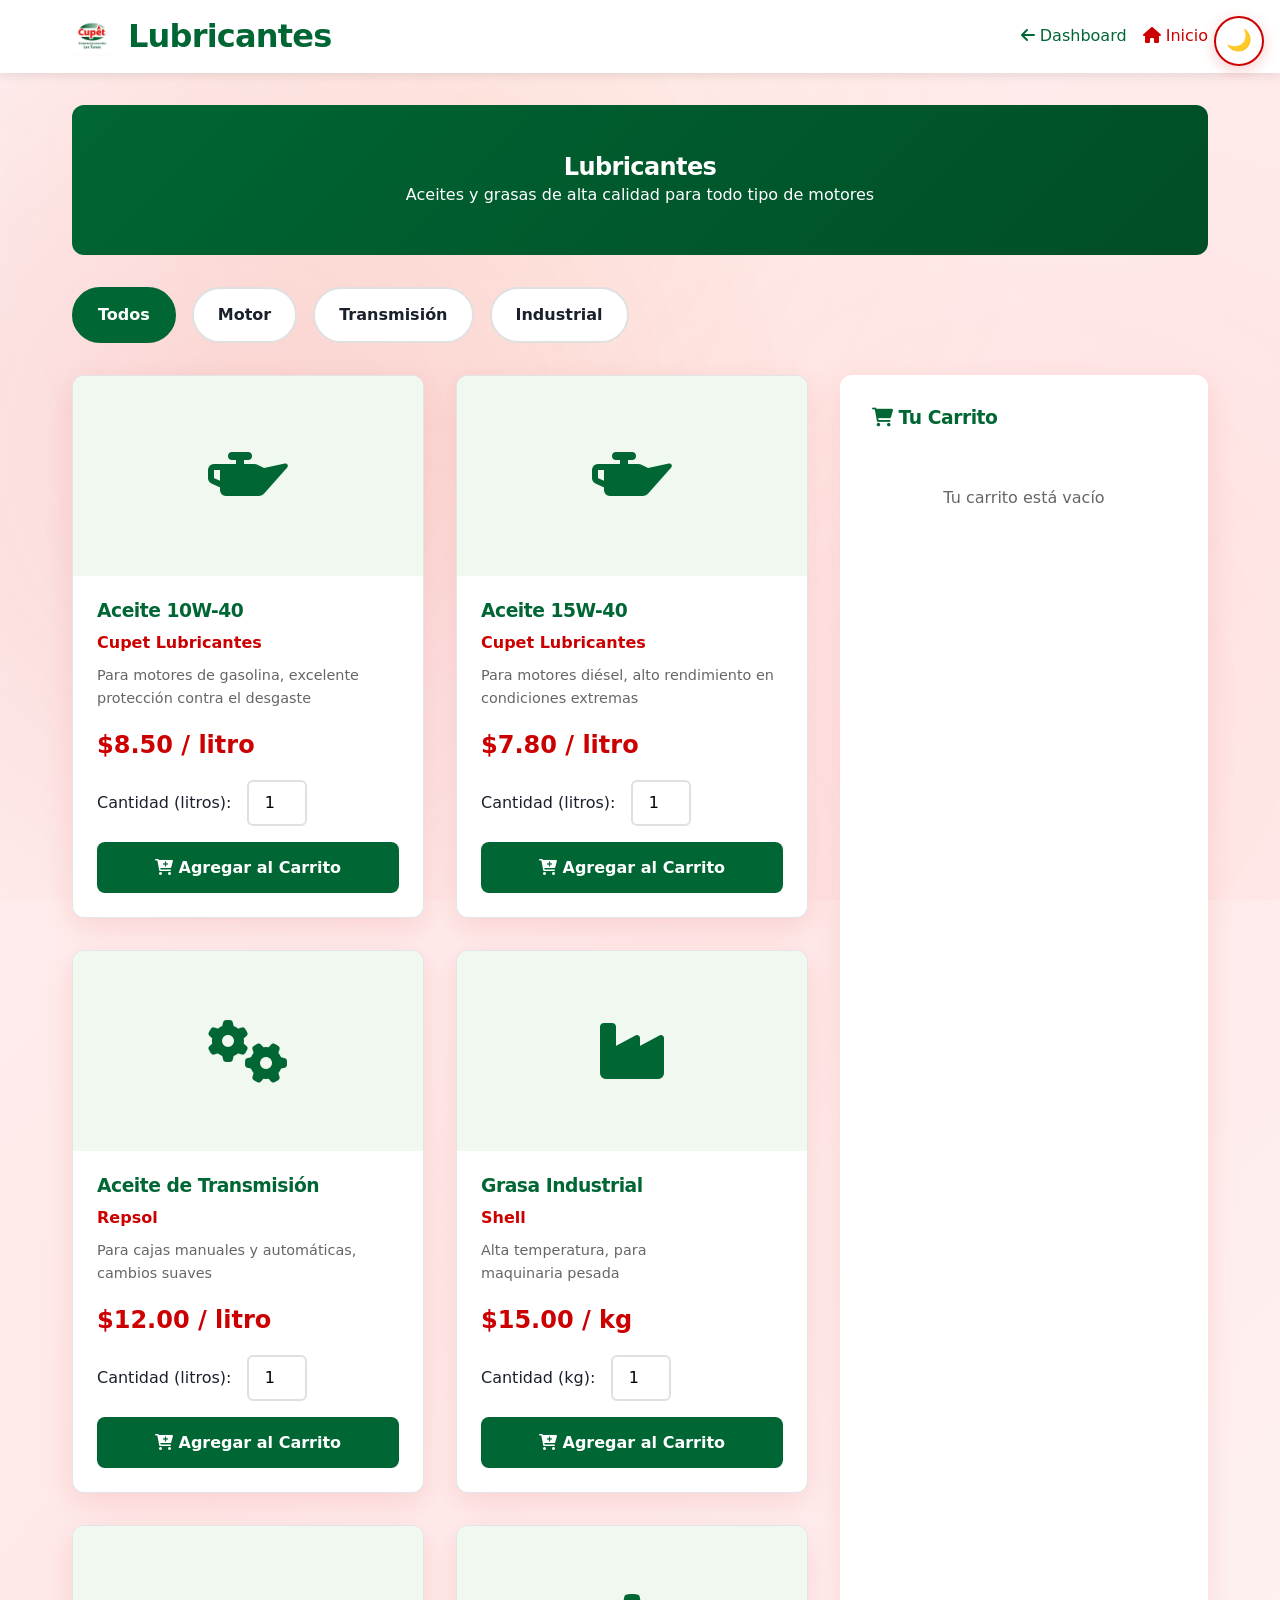
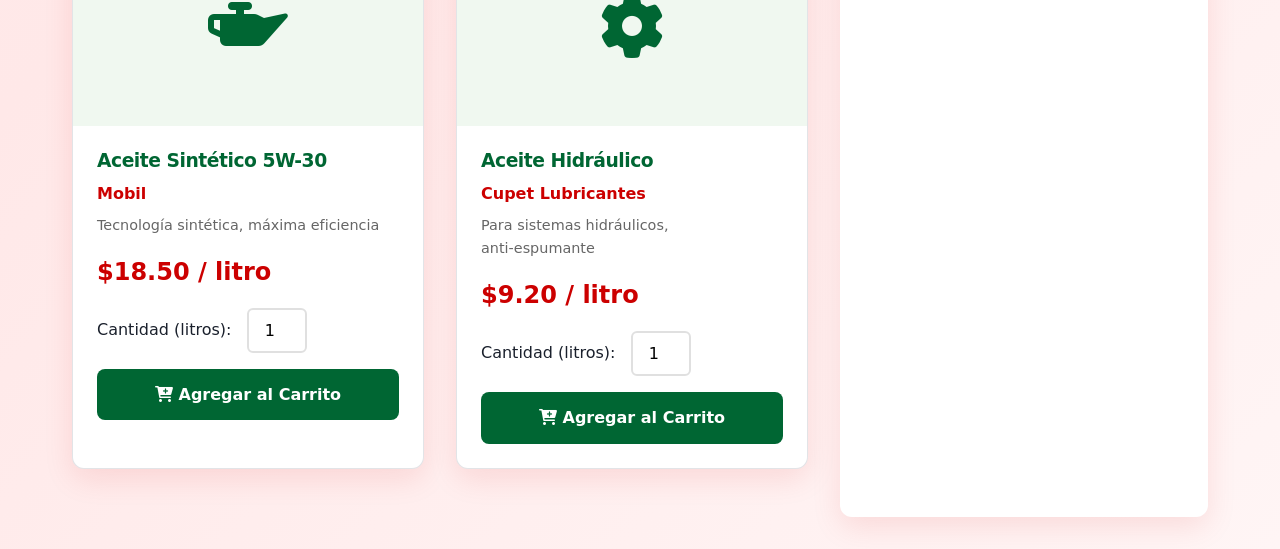
<file: lubricantes.html>
<!DOCTYPE html>
<html lang="es">
<head>
  <meta charset="UTF-8">
  <meta name="viewport" content="width=device-width, initial-scale=1.0, maximum-scale=1.0, user-scalable=no, viewport-fit=cover">
  <title>Lubricantes - Cupet Comercialización</title>
  
  <!-- Font Awesome 6 -->
  <link rel="stylesheet" href="https://cdnjs.cloudflare.com/ajax/libs/font-awesome/6.0.0-beta3/css/all.min.css">
  <link rel="stylesheet" href="styles.css">
  
  <!-- Estilos adicionales para animaciones -->
  <style>
    /* Animaciones de entrada */
    @keyframes fadeInUp {
      from { opacity: 0; transform: translateY(30px); }
      to { opacity: 1; transform: translateY(0); }
    }
    
    @keyframes slideInLeft {
      from { opacity: 0; transform: translateX(-50px); }
      to { opacity: 1; transform: translateX(0); }
    }
    
    @keyframes pulse {
      0%, 100% { transform: scale(1); }
      50% { transform: scale(1.05); }
    }
    
    @keyframes float {
      0%, 100% { transform: translateY(0px); }
      50% { transform: translateY(-10px); }
    }
    
    @keyframes bounce {
      0%, 20%, 50%, 80%, 100% { transform: translateY(0); }
      40% { transform: translateY(-20px); }
      60% { transform: translateY(-10px); }
    }
    
    @keyframes slideInRight {
      from { opacity: 0; transform: translateX(50px); }
      to { opacity: 1; transform: translateX(0); }
    }
    
    .animate-fade-in { animation: fadeInUp 0.8s ease forwards; }
    .animate-slide-left { animation: slideInLeft 0.8s ease forwards; }
    .animate-slide-right { animation: slideInRight 0.8s ease forwards; }
    .animate-pulse { animation: pulse 2s infinite; }
    .animate-float { animation: float 3s ease-in-out infinite; }
    .animate-bounce { animation: bounce 1s ease; }
    
    /* Efectos hover mejorados */
    .product-card {
      transition: all 0.4s cubic-bezier(0.175, 0.885, 0.32, 1.275);
      transform-style: preserve-3d;
      position: relative;
      overflow: hidden;
    }
    
    .product-card:hover {
      transform: translateY(-15px) rotateX(5deg) scale(1.02);
      box-shadow: 0 25px 50px rgba(204, 0, 0, 0.2);
    }
    
    .product-card::before {
      content: '';
      position: absolute;
      top: 0;
      left: -100%;
      width: 100%;
      height: 100%;
      background: linear-gradient(90deg, transparent, rgba(204, 0, 0, 0.1), transparent);
      transition: left 0.5s ease;
    }
    
    .product-card:hover::before {
      left: 100%;
    }
    
    .product-image {
      overflow: hidden;
      position: relative;
    }
    
    .product-image::after {
      content: '';
      position: absolute;
      top: 0;
      left: 0;
      right: 0;
      bottom: 0;
      background: linear-gradient(135deg, rgba(204, 0, 0, 0.1), rgba(204, 0, 0, 0.2));
      opacity: 0;
      transition: opacity 0.3s ease;
    }
    
    .product-card:hover .product-image::after {
      opacity: 1;
    }
    
    /* Button animations */
    .add-to-cart {
      position: relative;
      overflow: hidden;
      transition: all 0.3s ease;
    }
    
    .add-to-cart::before {
      content: '';
      position: absolute;
      top: 50%;
      left: 50%;
      width: 0;
      height: 0;
      background: rgba(255, 255, 255, 0.3);
      border-radius: 50%;
      transform: translate(-50%, -50%);
      transition: width 0.6s, height 0.6s;
    }
    
    .add-to-cart:hover::before {
      width: 300px;
      height: 300px;
    }
    
    .add-to-cart:hover {
      transform: translateY(-2px);
      box-shadow: 0 5px 15px rgba(204, 0, 0, 0.3);
    }
    
    /* Cart animations */
    .cart-summary {
      transition: all 0.3s ease;
      position: sticky;
      top: 2rem;
    }
    
    .cart-summary:hover {
      transform: translateY(-5px);
      box-shadow: 0 15px 30px rgba(204, 0, 0, 0.15);
    }
    
    .cart-item {
      transition: all 0.3s ease;
      position: relative;
      overflow: hidden;
    }
    
    .cart-item:hover {
      background: #f0f8f0;
      transform: translateX(5px);
    }
    
    /* Particles background */
    .particles {
      position: fixed;
      top: 0;
      left: 0;
      width: 100%;
      height: 100%;
      pointer-events: none;
      z-index: -1;
      overflow: hidden;
    }
    
    .particle {
      position: absolute;
      background: var(--primary-red);
      border-radius: 50%;
      opacity: 0.05;
      animation: float-particle 20s infinite linear;
    }
    
    @keyframes float-particle {
      from { transform: translateY(100vh) rotate(0deg); }
      to { transform: translateY(-100px) rotate(360deg); }
    }
    
    /* Loading spinner */
    .loading-spinner {
      display: inline-block;
      width: 20px;
      height: 20px;
      border: 3px solid rgba(255, 255, 255, 0.3);
      border-radius: 50%;
      border-top-color: white;
      animation: spin 1s ease-in-out infinite;
    }
    
    @keyframes spin { to { transform: rotate(360deg); } }
    
    /* Scroll animations */
    .scroll-reveal {
      opacity: 0;
      transform: translateY(30px);
      transition: all 0.8s ease;
    }
    
    .scroll-reveal.active {
      opacity: 1;
      transform: translateY(0);
    }
  </style>
  
  <style>
    
    .filter-btn.active {
      transform: scale(1.05);
      box-shadow: 0 5px 20px rgba(0, 128, 0, 0.3);
    }
    
    /* Cart animations */
    .cart-summary {
      transition: all 0.3s ease;
      position: sticky;
      top: 2rem;
    }
    
    .cart-summary:hover {
      transform: translateY(-5px);
      box-shadow: 0 15px 30px rgba(0, 128, 0, 0.15);
    }
    
    .cart-item {
      transition: all 0.3s ease;
      position: relative;
      overflow: hidden;
    }
    
    .cart-item:hover {
      background: #f0f8f0;
      transform: translateX(5px);
    }
    
    /* Particles background */
    .particles {
      position: fixed;
      top: 0;
      left: 0;
      width: 100%;
      height: 100%;
      pointer-events: none;
      z-index: -1;
      overflow: hidden;
    }
    
    .particle {
      position: absolute;
      background: var(--primary-green);
      border-radius: 50%;
      opacity: 0.05;
      animation: float-particle 20s infinite linear;
    }
    
    @keyframes float-particle {
      from { transform: translateY(100vh) rotate(0deg); }
      to { transform: translateY(-100px) rotate(360deg); }
    }
    
    /* Loading spinner */
    .loading-spinner {
      display: inline-block;
      width: 20px;
      height: 20px;
      border: 3px solid rgba(255, 255, 255, 0.3);
      border-radius: 50%;
      border-top-color: white;
      animation: spin 1s ease-in-out infinite;
    }
    
    @keyframes spin { to { transform: rotate(360deg); } }
    
    /* Scroll animations */
    .scroll-reveal {
      opacity: 0;
      transform: translateY(30px);
      transition: all 0.8s ease;
    }
    
    .scroll-reveal.active {
      opacity: 1;
      transform: translateY(0);
    }
    
    /* Oil drop animation */
    @keyframes oilDrop {
      0% { transform: translateY(-20px); opacity: 0; }
      50% { opacity: 1; }
      100% { transform: translateY(20px); opacity: 0; }
    }
    
    .oil-drop {
      position: absolute;
      width: 3px;
      height: 10px;
      background: var(--primary-green);
      border-radius: 50% 50% 50% 50% / 60% 60% 40% 40%;
      animation: oilDrop 2s infinite;
    }
  </style>
  
  <style>
    .lubricantes-container {
      max-width: 1200px;
      margin: 0 auto;
      padding: 2rem;
    }
    
    .page-header {
      background: linear-gradient(135deg, var(--primary-green), var(--secondary-green));
      color: white;
      padding: 3rem 2rem;
      text-align: center;
      border-radius: 12px;
      margin-bottom: 2rem;
    }
    
    .products-grid {
      display: grid;
      grid-template-columns: repeat(auto-fit, minmax(300px, 1fr));
      gap: 2rem;
      margin-bottom: 3rem;
    }
    
    .product-card {
      background: white;
      border-radius: 12px;
      overflow: hidden;
      box-shadow: var(--shadow);
      transition: transform 0.2s;
    }
    
    .product-card:hover {
      transform: translateY(-5px);
    }
    
    .product-image {
      height: 200px;
      background: #f0f8f0;
      display: flex;
      align-items: center;
      justify-content: center;
      font-size: 4rem;
      color: var(--primary-green);
    }
    
    .product-info {
      padding: 1.5rem;
    }
    
    .product-info h3 {
      color: var(--primary-green);
      margin-bottom: 0.5rem;
    }
    
    .product-info .brand {
      color: var(--primary-red);
      font-weight: bold;
      margin-bottom: 0.5rem;
    }
    
    .product-info .description {
      color: #666;
      font-size: 0.9rem;
      margin-bottom: 1rem;
    }
    
    .price {
      font-size: 1.5rem;
      color: var(--primary-red);
      font-weight: bold;
      margin: 1rem 0;
    }
    
    .quantity-selector {
      display: flex;
      align-items: center;
      gap: 1rem;
      margin: 1rem 0;
    }
    
    .quantity-selector input {
      width: 60px;
      padding: 0.5rem;
      border: 2px solid #e0e0e0;
      border-radius: 6px;
      text-align: center;
    }
    
    .add-to-cart {
      background: var(--primary-green);
      color: white;
      border: none;
      padding: 0.8rem 1.5rem;
      border-radius: 8px;
      cursor: pointer;
      font-weight: 600;
      width: 100%;
      transition: background 0.2s;
    }
    
    .add-to-cart:hover {
      background: var(--secondary-green);
    }
    
    .cart-summary {
      background: white;
      padding: 2rem;
      border-radius: 12px;
      box-shadow: var(--shadow);
      position: sticky;
      top: 2rem;
    }
    
    .cart-item {
      display: flex;
      justify-content: space-between;
      align-items: center;
      padding: 1rem 0;
      border-bottom: 1px solid #f0f0f0;
    }
    
    .cart-item:last-child {
      border-bottom: none;
    }
    
    .total {
      font-size: 1.5rem;
      color: var(--primary-green);
      font-weight: bold;
      text-align: right;
      margin: 1rem 0;
    }
    
    .checkout-btn {
      background: var(--primary-red);
      color: white;
      border: none;
      padding: 1rem;
      border-radius: 8px;
      cursor: pointer;
      font-weight: 600;
      width: 100%;
      font-size: 1.1rem;
    }
    
    .checkout-btn:hover {
      background: #a00000;
    }
    
    .filter-tabs {
      display: flex;
      gap: 1rem;
      margin-bottom: 2rem;
      flex-wrap: wrap;
    }
    
    .filter-tab {
      background: white;
      border: 2px solid #e0e0e0;
      padding: 0.8rem 1.5rem;
      border-radius: 30px;
      cursor: pointer;
      transition: all 0.2s;
      font-weight: 600;
    }
    
    .filter-tab:hover {
      border-color: var(--primary-green);
    }
    
    .filter-tab.active {
      background: var(--primary-green);
      color: white;
      border-color: var(--primary-green);
    }
  </style>
</head>
<body>

<header style="background: white; padding: 1rem 0; box-shadow: 0 2px 10px rgba(0,0,0,0.1);">
  <div style="max-width: 1200px; margin: 0 auto; padding: 0 2rem; display: flex; justify-content: space-between; align-items: center;">
    <div style="display: flex; align-items: center; gap: 1rem;">
      <img src="images/logo-empresa.jpg" alt="Cupet" style="height: 40px;">
      <h1 style="color: var(--primary-green); margin: 0;">Lubricantes</h1>
    </div>
    <div style="display: flex; gap: 1rem; align-items: center;">
      <a href="dashboard.html" style="color: var(--primary-green); text-decoration: none;">
        <i class="fas fa-arrow-left"></i> Dashboard
      </a>
      <a href="index.html" style="color: var(--primary-red); text-decoration: none;">
        <i class="fas fa-home"></i> Inicio
      </a>
    </div>
  </div>
</header>

<div class="lubricantes-container">
  <div class="page-header">
    <h2>Lubricantes</h2>
    <p>Aceites y grasas de alta calidad para todo tipo de motores</p>
  </div>
  
  <div class="filter-tabs">
    <div class="filter-tab active" onclick="filterProducts('all')">Todos</div>
    <div class="filter-tab" onclick="filterProducts('motor')">Motor</div>
    <div class="filter-tab" onclick="filterProducts('transmision')">Transmisión</div>
    <div class="filter-tab" onclick="filterProducts('industrial')">Industrial</div>
  </div>
  
  <div style="display: grid; grid-template-columns: 2fr 1fr; gap: 2rem;">
    <div>
      <div class="products-grid" id="products-grid">
        <div class="product-card" data-category="motor">
          <div class="product-image">
            <i class="fas fa-oil-can"></i>
          </div>
          <div class="product-info">
            <h3>Aceite 10W-40</h3>
            <div class="brand">Cupet Lubricantes</div>
            <p class="description">Para motores de gasolina, excelente protección contra el desgaste</p>
            <div class="price">$8.50 / litro</div>
            <div class="quantity-selector">
              <label>Cantidad (litros):</label>
              <input type="number" id="aceite-10w40-qty" value="1" min="1" max="20">
            </div>
            <button class="add-to-cart" onclick="addToCart('Aceite 10W-40', 8.50, 'aceite-10w40-qty')">
              <i class="fas fa-cart-plus"></i> Agregar al Carrito
            </button>
          </div>
        </div>
        
        <div class="product-card" data-category="motor">
          <div class="product-image">
            <i class="fas fa-oil-can"></i>
          </div>
          <div class="product-info">
            <h3>Aceite 15W-40</h3>
            <div class="brand">Cupet Lubricantes</div>
            <p class="description">Para motores diésel, alto rendimiento en condiciones extremas</p>
            <div class="price">$7.80 / litro</div>
            <div class="quantity-selector">
              <label>Cantidad (litros):</label>
              <input type="number" id="aceite-15w40-qty" value="1" min="1" max="20">
            </div>
            <button class="add-to-cart" onclick="addToCart('Aceite 15W-40', 7.80, 'aceite-15w40-qty')">
              <i class="fas fa-cart-plus"></i> Agregar al Carrito
            </button>
          </div>
        </div>
        
        <div class="product-card" data-category="transmision">
          <div class="product-image">
            <i class="fas fa-cogs"></i>
          </div>
          <div class="product-info">
            <h3>Aceite de Transmisión</h3>
            <div class="brand">Repsol</div>
            <p class="description">Para cajas manuales y automáticas, cambios suaves</p>
            <div class="price">$12.00 / litro</div>
            <div class="quantity-selector">
              <label>Cantidad (litros):</label>
              <input type="number" id="transmision-qty" value="1" min="1" max="10">
            </div>
            <button class="add-to-cart" onclick="addToCart('Aceite de Transmisión', 12.00, 'transmision-qty')">
              <i class="fas fa-cart-plus"></i> Agregar al Carrito
            </button>
          </div>
        </div>
        
        <div class="product-card" data-category="industrial">
          <div class="product-image">
            <i class="fas fa-industry"></i>
          </div>
          <div class="product-info">
            <h3>Grasa Industrial</h3>
            <div class="brand">Shell</div>
            <p class="description">Alta temperatura, para maquinaria pesada</p>
            <div class="price">$15.00 / kg</div>
            <div class="quantity-selector">
              <label>Cantidad (kg):</label>
              <input type="number" id="grasa-qty" value="1" min="1" max="50">
            </div>
            <button class="add-to-cart" onclick="addToCart('Grasa Industrial', 15.00, 'grasa-qty')">
              <i class="fas fa-cart-plus"></i> Agregar al Carrito
            </button>
          </div>
        </div>
        
        <div class="product-card" data-category="motor">
          <div class="product-image">
            <i class="fas fa-oil-can"></i>
          </div>
          <div class="product-info">
            <h3>Aceite Sintético 5W-30</h3>
            <div class="brand">Mobil</div>
            <p class="description">Tecnología sintética, máxima eficiencia</p>
            <div class="price">$18.50 / litro</div>
            <div class="quantity-selector">
              <label>Cantidad (litros):</label>
              <input type="number" id="sintetico-qty" value="1" min="1" max="20">
            </div>
            <button class="add-to-cart" onclick="addToCart('Aceite Sintético 5W-30', 18.50, 'sintetico-qty')">
              <i class="fas fa-cart-plus"></i> Agregar al Carrito
            </button>
          </div>
        </div>
        
        <div class="product-card" data-category="industrial">
          <div class="product-image">
            <i class="fas fa-gear"></i>
          </div>
          <div class="product-info">
            <h3>Aceite Hidráulico</h3>
            <div class="brand">Cupet Lubricantes</div>
            <p class="description">Para sistemas hidráulicos, anti-espumante</p>
            <div class="price">$9.20 / litro</div>
            <div class="quantity-selector">
              <label>Cantidad (litros):</label>
              <input type="number" id="hidraulico-qty" value="1" min="1" max="100">
            </div>
            <button class="add-to-cart" onclick="addToCart('Aceite Hidráulico', 9.20, 'hidraulico-qty')">
              <i class="fas fa-cart-plus"></i> Agregar al Carrito
            </button>
          </div>
        </div>
      </div>
    </div>
    
    <div class="cart-summary">
      <h3 style="color: var(--primary-green); margin-bottom: 1.5rem;">
        <i class="fas fa-shopping-cart"></i> Tu Carrito
      </h3>
      
      <div id="cart-items">
        <p style="color: #666; text-align: center; padding: 2rem 0;">
          Tu carrito está vacío
        </p>
      </div>
      
      <div class="total" id="cart-total" style="display: none;">
        Total: $0.00
      </div>
      
      <button class="checkout-btn" id="checkout-btn" style="display: none;" onclick="checkout()">
        <i class="fas fa-credit-card"></i> Proceder al Pago
      </button>
    </div>
  </div>
</div>

<script>
let cart = [];

function filterProducts(category) {
  const products = document.querySelectorAll('.product-card');
  const tabs = document.querySelectorAll('.filter-tab');
  
  // Actualizar tabs activos
  tabs.forEach(tab => {
    tab.classList.remove('active');
    if (tab.textContent.toLowerCase().includes(category) || 
        (category === 'all' && tab.textContent === 'Todos')) {
      tab.classList.add('active');
    }
  });
  
  // Filtrar productos
  products.forEach(product => {
    if (category === 'all' || product.dataset.category === category) {
      product.style.display = 'block';
    } else {
      product.style.display = 'none';
    }
  });
}

function addToCart(product, price, qtyInputId) {
  const qty = parseInt(document.getElementById(qtyInputId).value);
  const existingItem = cart.find(item => item.product === product);
  
  if (existingItem) {
    existingItem.quantity += qty;
  } else {
    cart.push({ product, price, quantity: qty });
  }
  
  updateCart();
  showToast(`${product} agregado al carrito`, 'success');
}

function removeFromCart(index) {
  cart.splice(index, 1);
  updateCart();
}

function updateCart() {
  const cartItems = document.getElementById('cart-items');
  const cartTotal = document.getElementById('cart-total');
  const checkoutBtn = document.getElementById('checkout-btn');
  
  if (cart.length === 0) {
    cartItems.innerHTML = '<p style="color: #666; text-align: center; padding: 2rem 0;">Tu carrito está vacío</p>';
    cartTotal.style.display = 'none';
    checkoutBtn.style.display = 'none';
    return;
  }
  
  let html = '';
  let total = 0;
  
  cart.forEach((item, index) => {
    const subtotal = item.price * item.quantity;
    total += subtotal;
    
    html += `
      <div class="cart-item">
        <div>
          <strong>${item.product}</strong><br>
          <small>${item.quantity} × $${item.price}</small>
        </div>
        <div style="display: flex; align-items: center; gap: 0.5rem;">
          <span style="font-weight: bold;">$${subtotal.toFixed(2)}</span>
          <button onclick="removeFromCart(${index})" style="background: var(--primary-red); color: white; border: none; border-radius: 4px; padding: 0.25rem 0.5rem; cursor: pointer;">
            <i class="fas fa-trash"></i>
          </button>
        </div>
      </div>
    `;
  });
  
  cartItems.innerHTML = html;
  cartTotal.innerHTML = `Total: $${total.toFixed(2)}`;
  cartTotal.style.display = 'block';
  checkoutBtn.style.display = 'block';
}

function checkout() {
  if (cart.length === 0) {
    showToast('Tu carrito está vacío', 'error');
    return;
  }
  
  // Guardar carrito en sessionStorage
  sessionStorage.setItem('cart', JSON.stringify(cart));
  
  // Redirigir a página de pago
  window.location.href = 'pago.html';
}

function showToast(message, type = 'info') {
  const toast = document.createElement('div');
  toast.className = `toast ${type}`;
  toast.textContent = message;
  toast.style.cssText = `
    position: fixed;
    bottom: 2rem;
    right: 2rem;
    background: ${type === 'success' ? 'var(--primary-green)' : 'var(--primary-red)'};
    color: white;
    padding: 1rem 1.5rem;
    border-radius: 8px;
    box-shadow: 0 4px 12px rgba(0, 0, 0, 0.15);
    z-index: 1001;
    animation: slideIn 0.3s ease;
  `;
  
  document.body.appendChild(toast);
  
  setTimeout(() => {
    toast.remove();
  }, 3000);
}
</script>

<!-- Theme Toggle Script -->
<script src="theme-toggle.js"></script>

</body>
</html>
</file>
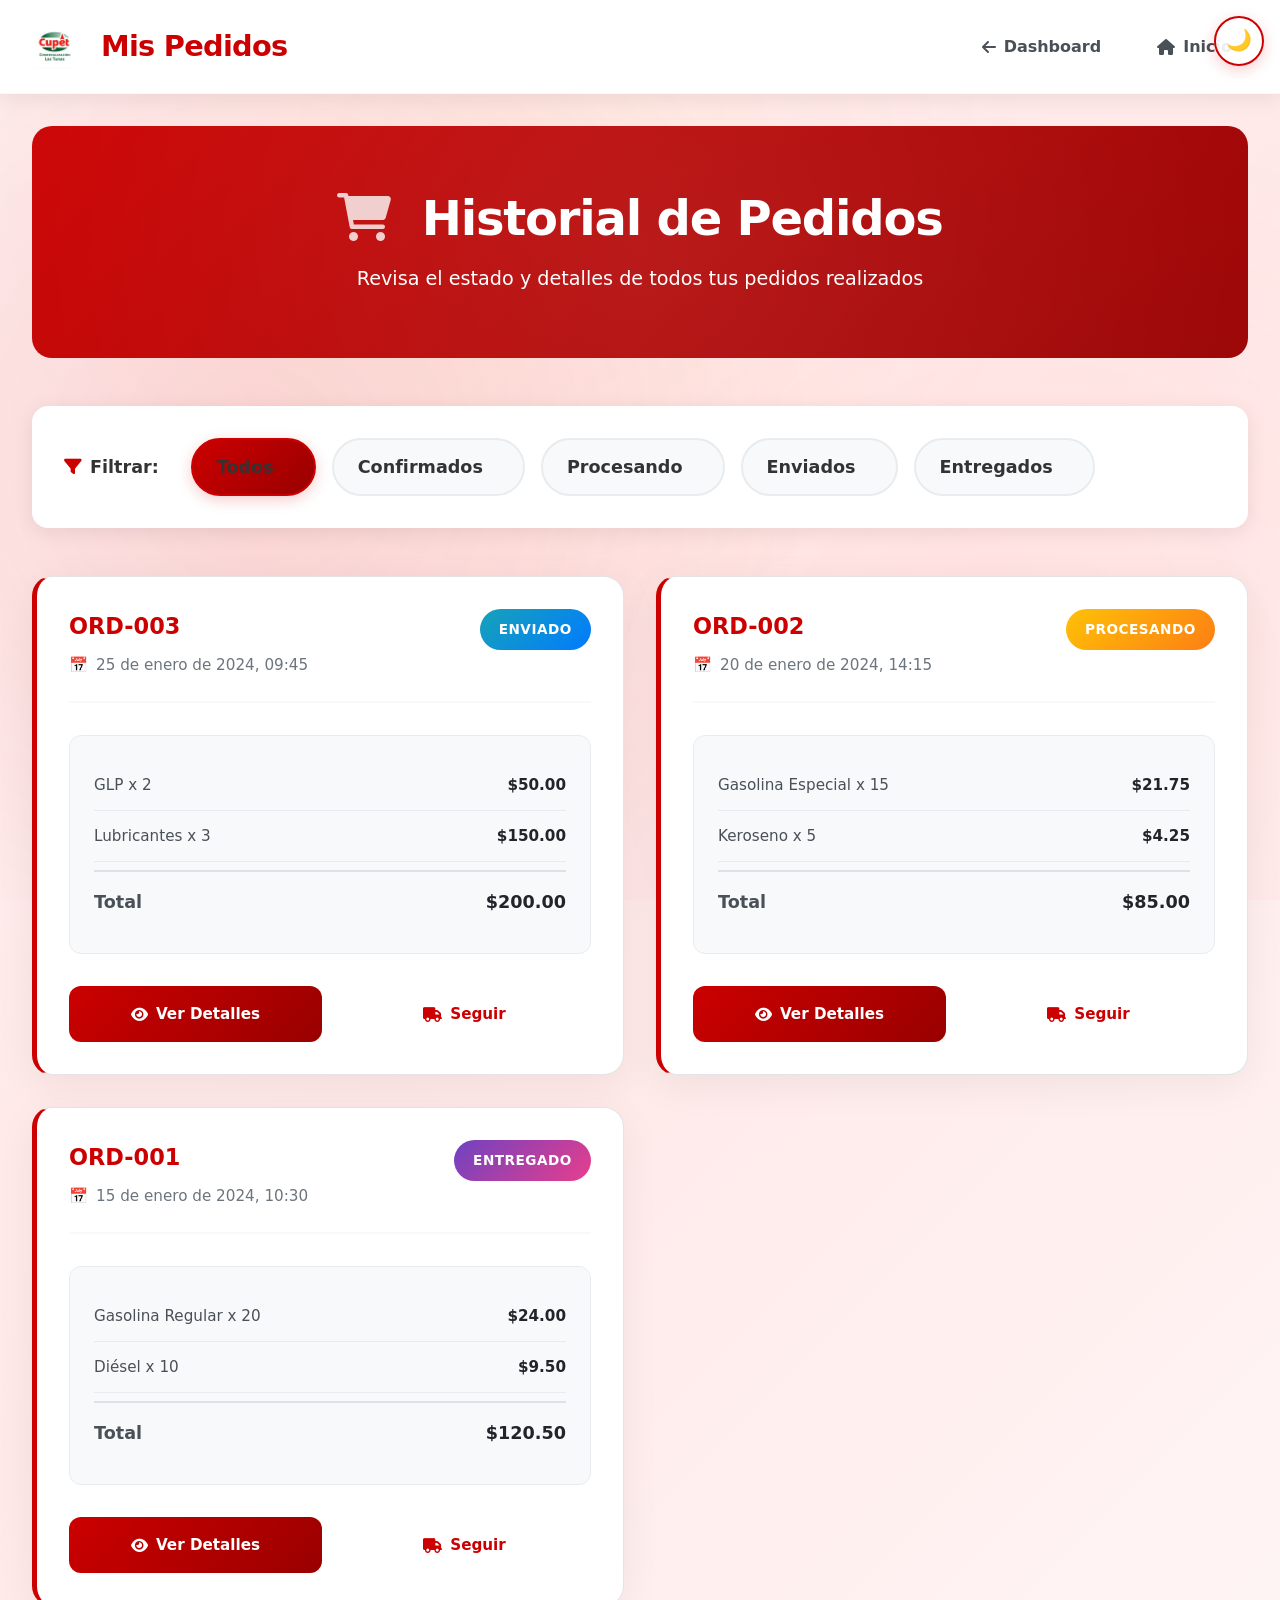
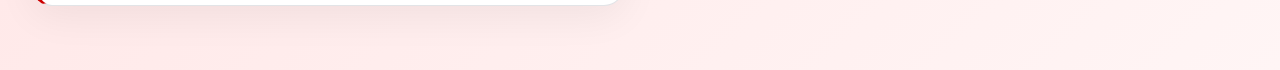
<file: pedidos.html>
<!DOCTYPE html>
<html lang="es">
<head>
  <meta charset="UTF-8">
  <meta name="viewport" content="width=device-width, initial-scale=1.0, maximum-scale=1.0, user-scalable=no, viewport-fit=cover">
  <title>Mis Pedidos - Cupet Comercialización</title>
  
  <!-- Font Awesome 6 -->
  <link rel="stylesheet" href="https://cdnjs.cloudflare.com/ajax/libs/font-awesome/6.0.0-beta3/css/all.min.css">
  <link rel="stylesheet" href="styles.css">
  
  <!-- Estilos adicionales para animaciones -->
  <style>
    /* Animaciones de entrada */
    @keyframes fadeInUp {
      from { opacity: 0; transform: translateY(30px); }
      to { opacity: 1; transform: translateY(0); }
    }
    
    @keyframes slideInLeft {
      from { opacity: 0; transform: translateX(-50px); }
      to { opacity: 1; transform: translateX(0); }
    }
    
    @keyframes pulse {
      0%, 100% { transform: scale(1); }
      50% { transform: scale(1.05); }
    }
    
    @keyframes float {
      0%, 100% { transform: translateY(0px); }
      50% { transform: translateY(-10px); }
    }
    
    @keyframes bounce {
      0%, 20%, 50%, 80%, 100% { transform: translateY(0); }
      40% { transform: translateY(-20px); }
      60% { transform: translateY(-10px); }
    }
    
    @keyframes slideInRight {
      from { opacity: 0; transform: translateX(50px); }
      to { opacity: 1; transform: translateX(0); }
    }
    
    .animate-fade-in { animation: fadeInUp 0.8s ease forwards; }
    .animate-slide-left { animation: slideInLeft 0.8s ease forwards; }
    .animate-slide-right { animation: slideInRight 0.8s ease forwards; }
    .animate-pulse { animation: pulse 2s infinite; }
    .animate-float { animation: float 3s ease-in-out infinite; }
    .animate-bounce { animation: bounce 1s ease; }
    
    /* Efectos hover mejorados */
    .order-card {
      transition: all 0.4s cubic-bezier(0.175, 0.885, 0.32, 1.275);
      transform-style: preserve-3d;
      position: relative;
      overflow: hidden;
    }
    
    .order-card:hover {
      transform: translateY(-15px) rotateX(5deg) scale(1.02);
      box-shadow: 0 25px 50px rgba(204, 0, 0, 0.2);
    }
    
    .order-card::before {
      content: '';
      position: absolute;
      top: 0;
      left: -100%;
      width: 100%;
      height: 100%;
      background: linear-gradient(90deg, transparent, rgba(204, 0, 0, 0.1), transparent);
      transition: left 0.5s ease;
    }
    
    .order-card:hover::before {
      left: 100%;
    }
    
    /* Button animations */
    .order-btn {
      position: relative;
      overflow: hidden;
      transition: all 0.3s ease;
    }
    
    .order-btn::before {
      content: '';
      position: absolute;
      top: 50%;
      left: 50%;
      width: 0;
      height: 0;
      background: rgba(255, 255, 255, 0.3);
      border-radius: 50%;
      transform: translate(-50%, -50%);
      transition: width 0.6s, height 0.6s;
    }
    
    .order-btn:hover::before {
      width: 300px;
      height: 300px;
    }
    
    .order-btn:hover {
      transform: translateY(-2px);
      box-shadow: 0 5px 15px rgba(204, 0, 0, 0.3);
    }
    
    /* Particles background */
    .particles {
      position: fixed;
      top: 0;
      left: 0;
      width: 100%;
      height: 100%;
      pointer-events: none;
      z-index: -1;
      overflow: hidden;
    }
    
    .particle {
      position: absolute;
      background: var(--primary-red);
      border-radius: 50%;
      opacity: 0.05;
      animation: float-particle 20s infinite linear;
    }
    
    @keyframes float-particle {
      from { transform: translateY(100vh) rotate(0deg); }
      to { transform: translateY(-100px) rotate(360deg); }
    }
    
    /* Loading spinner */
    .loading-spinner {
      display: inline-block;
      width: 20px;
      height: 20px;
      border: 3px solid rgba(255, 255, 255, 0.3);
      border-radius: 50%;
      border-top-color: white;
      animation: spin 1s ease-in-out infinite;
    }
    
    @keyframes spin { to { transform: rotate(360deg); } }
    
    /* Scroll animations */
    .scroll-reveal {
      opacity: 0;
      transform: translateY(30px);
      transition: all 0.8s ease;
    }
    
    .scroll-reveal.active {
      opacity: 1;
      transform: translateY(0);
    }
    
    /* Estilos específicos de pedidos */
    .pedidos-container {
      max-width: 1400px;
      margin: 0 auto;
      padding: 2rem;
    }
    
    .page-header {
      background: linear-gradient(135deg, #cc0000 0%, #990000 100%);
      color: white;
      padding: 4rem 3rem;
      text-align: center;
      border-radius: 20px;
      margin-bottom: 3rem;
      position: relative;
      overflow: hidden;
    }
    
    .page-header::before {
      content: '';
      position: absolute;
      top: -50%;
      left: -50%;
      width: 200%;
      height: 200%;
      background: radial-gradient(circle, rgba(255,255,255,0.1) 0%, transparent 70%);
      animation: float 20s ease-in-out infinite;
    }
    
    .page-header h2 {
      font-size: 3rem;
      font-weight: 700;
      margin-bottom: 1rem;
      position: relative;
      z-index: 1;
    }
    
    .page-header p {
      font-size: 1.2rem;
      opacity: 0.9;
      position: relative;
      z-index: 1;
    }
    
    .filters {
      display: flex;
      gap: 1rem;
      align-items: center;
      margin-bottom: 3rem;
      flex-wrap: wrap;
      padding: 2rem;
      background: white;
      border-radius: 16px;
      box-shadow: 0 4px 20px rgba(0, 0, 0, 0.08);
    }
    
    .filters span {
      font-weight: 700;
      color: #333;
      font-size: 1.1rem;
      margin-right: 1rem;
    }
    
    .filter-btn {
      background: #f8f9fa;
      color: #495057;
      border: 2px solid #e9ecef;
      padding: 0.8rem 1.5rem;
      border-radius: 50px;
      cursor: pointer;
      font-weight: 600;
      font-size: 0.95rem;
      transition: all 0.3s cubic-bezier(0.4, 0, 0.2, 1);
      position: relative;
      overflow: hidden;
    }
    
    .filter-btn::before {
      content: '';
      position: absolute;
      top: 50%;
      left: 50%;
      width: 0;
      height: 0;
      background: linear-gradient(135deg, #cc0000, #990000);
      border-radius: 50%;
      transform: translate(-50%, -50%);
      transition: width 0.6s, height 0.6s;
      z-index: 0;
    }
    
    .filter-btn:hover::before {
      width: 150px;
      height: 150px;
    }
    
    .filter-btn:hover {
      color: white;
      border-color: #cc0000;
      transform: translateY(-3px);
      box-shadow: 0 8px 25px rgba(204, 0, 0, 0.25);
    }
    
    .filter-btn.active {
      background: linear-gradient(135deg, #cc0000, #990000);
      color: white;
      border-color: #cc0000;
      box-shadow: 0 4px 15px rgba(204, 0, 0, 0.2);
    }
    
    .filter-btn span {
      position: relative;
      z-index: 1;
    }
    
    .orders-grid {
      display: grid;
      grid-template-columns: repeat(auto-fill, minmax(400px, 1fr));
      gap: 2rem;
      margin-bottom: 2rem;
    }
    
    .order-card {
      background: white;
      border-radius: 20px;
      padding: 2rem;
      box-shadow: 0 10px 40px rgba(0, 0, 0, 0.06);
      border-left: 5px solid #cc0000;
      transition: all 0.4s cubic-bezier(0.4, 0, 0.2, 1);
      position: relative;
      overflow: hidden;
    }
    
    .order-card::before {
      content: '';
      position: absolute;
      top: 0;
      left: -100%;
      width: 100%;
      height: 100%;
      background: linear-gradient(90deg, transparent, rgba(204, 0, 0, 0.03), transparent);
      transition: left 0.8s ease;
    }
    
    .order-card:hover::before {
      left: 100%;
    }
    
    .order-card:hover {
      transform: translateY(-8px) scale(1.02);
      box-shadow: 0 20px 60px rgba(204, 0, 0, 0.15);
    }
    
    .order-header {
      display: flex;
      justify-content: space-between;
      align-items: flex-start;
      margin-bottom: 1.5rem;
      padding-bottom: 1.5rem;
      border-bottom: 2px solid #f8f9fa;
    }
    
    .order-info {
      flex: 1;
    }
    
    .order-id {
      font-size: 1.4rem;
      font-weight: 700;
      color: #cc0000;
      margin-bottom: 0.5rem;
    }
    
    .order-date {
      color: #6c757d;
      font-size: 0.95rem;
      display: flex;
      align-items: center;
      gap: 0.5rem;
    }
    
    .order-date::before {
      content: '📅';
    }
    
    .status-badge {
      padding: 0.6rem 1.2rem;
      border-radius: 50px;
      font-size: 0.85rem;
      font-weight: 700;
      text-transform: uppercase;
      letter-spacing: 0.5px;
      position: relative;
      overflow: hidden;
    }
    
    .status-confirmado {
      background: linear-gradient(135deg, #28a745, #20c997);
      color: white;
    }
    
    .status-procesando {
      background: linear-gradient(135deg, #ffc107, #fd7e14);
      color: white;
    }
    
    .status-enviado {
      background: linear-gradient(135deg, #17a2b8, #007bff);
      color: white;
    }
    
    .status-entregado {
      background: linear-gradient(135deg, #6f42c1, #e83e8c);
      color: white;
    }
    
    .order-items {
      margin: 2rem 0;
      padding: 1.5rem;
      background: #f8f9fa;
      border-radius: 12px;
      border: 1px solid #e9ecef;
    }
    
    .order-item {
      display: flex;
      justify-content: space-between;
      align-items: center;
      padding: 0.8rem 0;
      border-bottom: 1px solid #e9ecef;
      font-size: 0.95rem;
    }
    
    .order-item:last-child {
      border-bottom: none;
      padding-top: 1rem;
      margin-top: 0.5rem;
      border-top: 2px solid #dee2e6;
      font-weight: 700;
      font-size: 1.1rem;
      color: #cc0000;
    }
    
    .order-item span:first-child {
      color: #495057;
    }
    
    .order-item span:last-child {
      color: #212529;
      font-weight: 600;
    }
    
    .order-total {
      display: flex;
      justify-content: space-between;
      align-items: center;
      margin-top: 1.5rem;
      padding-top: 1.5rem;
      border-top: 2px solid #e9ecef;
      font-weight: 700;
      font-size: 1.3rem;
      color: #212529;
    }
    
    .order-actions {
      display: grid;
      grid-template-columns: 1fr 1fr;
      gap: 1rem;
      margin-top: 2rem;
    }
    
    .order-actions button {
      padding: 1rem;
      border: none;
      border-radius: 12px;
      cursor: pointer;
      font-weight: 600;
      font-size: 0.95rem;
      transition: all 0.3s cubic-bezier(0.4, 0, 0.2, 1);
      position: relative;
      overflow: hidden;
      display: flex;
      align-items: center;
      justify-content: center;
      gap: 0.5rem;
    }
    
    .btn-details {
      background: linear-gradient(135deg, #cc0000, #990000);
      color: white;
    }
    
    .btn-details:hover {
      transform: translateY(-2px);
      box-shadow: 0 8px 25px rgba(204, 0, 0, 0.3);
    }
    
    .btn-track {
      background: white;
      color: #cc0000;
      border: 2px solid #cc0000;
    }
    
    .btn-track:hover {
      background: #cc0000;
      color: white;
      transform: translateY(-2px);
      box-shadow: 0 8px 25px rgba(204, 0, 0, 0.2);
    }
    
    .empty-state {
      text-align: center;
      padding: 6rem 3rem;
      color: #6c757d;
      background: white;
      border-radius: 20px;
      box-shadow: 0 10px 40px rgba(0, 0, 0, 0.06);
    }
    
    .empty-state i {
      font-size: 5rem;
      color: #dee2e6;
      margin-bottom: 2rem;
      opacity: 0.6;
    }
    
    .empty-state h3 {
      color: #495057;
      margin-bottom: 1rem;
      font-size: 1.8rem;
      font-weight: 700;
    }
    
    .empty-state p {
      color: #6c757d;
      font-size: 1.1rem;
      margin-bottom: 2rem;
      line-height: 1.6;
    }
    
    .empty-state .action-btn {
      background: linear-gradient(135deg, #cc0000, #990000);
      color: white;
      padding: 1rem 2rem;
      border-radius: 50px;
      text-decoration: none;
      display: inline-flex;
      align-items: center;
      gap: 0.5rem;
      font-weight: 600;
      transition: all 0.3s cubic-bezier(0.4, 0, 0.2, 1);
    }
    
    .empty-state .action-btn:hover {
      transform: translateY(-2px);
      box-shadow: 0 8px 25px rgba(204, 0, 0, 0.3);
    }
  </style>
</head>
<body>

<!-- Partículas animadas de fondo -->
<div class="particles" id="particles"></div>

<header style="background: white; padding: 1.5rem 0; box-shadow: 0 4px 20px rgba(0,0,0,0.08); border-bottom: 1px solid #f8f9fa;">
  <div style="max-width: 1400px; margin: 0 auto; padding: 0 2rem; display: flex; justify-content: space-between; align-items: center;">
    <div style="display: flex; align-items: center; gap: 1.5rem;">
      <img src="images/logo-empresa.jpg" alt="Cupet" style="height: 45px; border-radius: 8px;">
      <h1 style="color: #cc0000; margin: 0; font-size: 1.8rem; font-weight: 700;">Mis Pedidos</h1>
    </div>
    <nav style="display: flex; gap: 1.5rem; align-items: center;">
      <a href="dashboard.html" style="color: #495057; text-decoration: none; font-weight: 600; display: flex; align-items: center; gap: 0.5rem; padding: 0.5rem 1rem; border-radius: 8px; transition: all 0.3s ease;">
        <i class="fas fa-arrow-left"></i> Dashboard
      </a>
      <a href="index.html" style="color: #495057; text-decoration: none; font-weight: 600; display: flex; align-items: center; gap: 0.5rem; padding: 0.5rem 1rem; border-radius: 8px; transition: all 0.3s ease;">
        <i class="fas fa-home"></i> Inicio
      </a>
    </nav>
  </div>
</header>

<div class="pedidos-container">
  <div class="page-header animate-fade-in">
    <h2 class="animate-bounce">
      <i class="fas fa-shopping-cart" style="margin-right: 1rem; opacity: 0.8;"></i>
      Historial de Pedidos
    </h2>
    <p class="animate-slide-left">Revisa el estado y detalles de todos tus pedidos realizados</p>
  </div>
  
  <div class="filters animate-slide-left">
    <span><i class="fas fa-filter" style="margin-right: 0.5rem; color: #cc0000;"></i>Filtrar:</span>
    <button class="filter-btn active" onclick="filterOrders('todos')"><span>Todos</span></button>
    <button class="filter-btn" onclick="filterOrders('confirmado')"><span>Confirmados</span></button>
    <button class="filter-btn" onclick="filterOrders('procesando')"><span>Procesando</span></button>
    <button class="filter-btn" onclick="filterOrders('enviado')"><span>Enviados</span></button>
    <button class="filter-btn" onclick="filterOrders('entregado')"><span>Entregados</span></button>
  </div>
  
  <div id="orders-grid" class="orders-grid scroll-reveal">
    <!-- Los pedidos se cargarán dinámicamente aquí -->
  </div>
</div>

<script>
// Datos de ejemplo para pedidos
const orders = [
  {
    id: 'ORD-001',
    date: '2024-01-15T10:30:00',
    status: 'entregado',
    total: 120.50,
    items: [
      { name: 'Gasolina Regular', quantity: 20, price: 1.20 },
      { name: 'Diésel', quantity: 10, price: 0.95 }
    ]
  },
  {
    id: 'ORD-002',
    date: '2024-01-20T14:15:00',
    status: 'procesando',
    total: 85.00,
    items: [
      { name: 'Gasolina Especial', quantity: 15, price: 1.45 },
      { name: 'Keroseno', quantity: 5, price: 0.85 }
    ]
  },
  {
    id: 'ORD-003',
    date: '2024-01-25T09:45:00',
    status: 'enviado',
    total: 200.00,
    items: [
      { name: 'GLP', quantity: 2, price: 25.00 },
      { name: 'Lubricantes', quantity: 3, price: 50.00 }
    ]
  }
];

let allOrders = [];
let currentFilter = 'todos';

// Generar partículas animadas
function createParticles() {
  const particlesContainer = document.getElementById('particles');
  const particleCount = 12;
  
  for (let i = 0; i < particleCount; i++) {
    const particle = document.createElement('div');
    particle.className = 'particle';
    
    const size = Math.random() * 4 + 2;
    particle.style.width = size + 'px';
    particle.style.height = size + 'px';
    particle.style.left = Math.random() * 100 + '%';
    particle.style.animationDelay = Math.random() * 20 + 's';
    particle.style.animationDuration = (Math.random() * 20 + 20) + 's';
    
    particlesContainer.appendChild(particle);
  }
}

// Animaciones al hacer scroll
function handleScrollAnimations() {
  const reveals = document.querySelectorAll('.scroll-reveal');
  
  reveals.forEach(element => {
    const windowHeight = window.innerHeight;
    const elementTop = element.getBoundingClientRect().top;
    const elementVisible = 150;
    
    if (elementTop < windowHeight - elementVisible) {
      element.classList.add('active');
    }
  });
}

// Cargar pedidos al iniciar
document.addEventListener('DOMContentLoaded', function() {
  createParticles();
  handleScrollAnimations();
  loadOrders();
});

// Cargar pedidos
function loadOrders() {
  // Simular carga de datos
  allOrders = orders.sort((a, b) => new Date(b.date) - new Date(a.date));
  displayOrders(allOrders);
}

// Filtrar pedidos
function filterOrders(status) {
  currentFilter = status;
  
  // Actualizar botones activos
  document.querySelectorAll('.filter-btn').forEach(btn => {
    btn.classList.remove('active');
  });
  event.target.classList.add('active');
  
  // Filtrar y mostrar pedidos
  const filteredOrders = status === 'todos' 
    ? allOrders 
    : allOrders.filter(order => order.status === status);
  
  displayOrders(filteredOrders);
}

// Mostrar pedidos
function displayOrders(orders) {
  const ordersGrid = document.getElementById('orders-grid');
  
  if (orders.length === 0) {
    ordersGrid.innerHTML = `
      <div class="empty-state">
        <i class="fas fa-shopping-cart"></i>
        <h3>No hay pedidos encontrados</h3>
        <p>${currentFilter === 'todos' ? 'Aún no has realizado ningún pedido. ¡Comienza tu primera compra ahora!' : 'No hay pedidos con el estado seleccionado.'}</p>
        <a href="dashboard.html" class="action-btn">
          <i class="fas fa-plus"></i> Realizar mi primer pedido
        </a>
      </div>
    `;
    return;
  }
  
  let html = '';
  
  orders.forEach((order, index) => {
    const orderDate = new Date(order.date);
    const formattedDate = orderDate.toLocaleDateString('es-ES', {
      day: 'numeric',
      month: 'long',
      year: 'numeric',
      hour: '2-digit',
      minute: '2-digit'
    });
    
    html += `
      <div class="order-card animate-slide-left" style="animation-delay: ${index * 0.1}s;">
        <div class="order-header">
          <div class="order-info">
            <div class="order-id">${order.id}</div>
            <div class="order-date">${formattedDate}</div>
          </div>
          <div class="status-badge status-${order.status}">${getStatusText(order.status)}</div>
        </div>
        
        <div class="order-items">
          ${order.items.map(item => `
            <div class="order-item">
              <span>${item.name} x ${item.quantity}</span>
              <span>$${(item.price * item.quantity).toFixed(2)}</span>
            </div>
          `).join('')}
          <div class="order-item">
            <span>Total</span>
            <span>$${order.total.toFixed(2)}</span>
          </div>
        </div>
        
        <div class="order-actions">
          <button class="btn-details" onclick="viewOrderDetails('${order.id}')">
            <i class="fas fa-eye"></i> Ver Detalles
          </button>
          <button class="btn-track" onclick="trackOrder('${order.id}')">
            <i class="fas fa-truck"></i> Seguir
          </button>
        </div>
      </div>
    `;
  });
  
  ordersGrid.innerHTML = html;
}

// Obtener texto del estado
function getStatusText(status) {
  const statusTexts = {
    'confirmado': 'Confirmado',
    'procesando': 'Procesando',
    'enviado': 'Enviado',
    'entregado': 'Entregado',
    'cancelado': 'Cancelado'
  };
  return statusTexts[status] || status;
}

// Ver detalles del pedido
function viewOrderDetails(orderId) {
  const order = allOrders.find(o => o.id === orderId);
  if (order) {
    showToast(`Viendo detalles del pedido ${orderId}`, 'info');
  }
}

// Seguir pedido
function trackOrder(orderId) {
  const order = allOrders.find(o => o.id === orderId);
  if (order) {
    showToast(`Seguimiento del pedido ${orderId}`, 'info');
  }
}

// Toast notifications
function showToast(message, type = 'info') {
  const toast = document.createElement('div');
  toast.className = `toast ${type}`;
  toast.textContent = message;
  toast.style.cssText = `
    position: fixed;
    bottom: 2rem;
    right: 2rem;
    background: ${type === 'success' ? 'var(--primary-red)' : 'var(--primary-red)'};
    color: white;
    padding: 1rem 1.5rem;
    border-radius: 8px;
    box-shadow: 0 4px 12px rgba(0, 0, 0, 0.15);
    z-index: 1001;
    animation: slideInRight 0.3s ease;
  `;
  
  document.body.appendChild(toast);
  
  setTimeout(() => {
    toast.style.animation = 'slideOutRight 0.3s ease';
    setTimeout(() => toast.remove(), 300);
  }, 3000);
}

// Event listeners
window.addEventListener('scroll', handleScrollAnimations);

// Efecto de carga suave
window.addEventListener('load', () => {
  document.body.style.opacity = '0';
  setTimeout(() => {
    document.body.style.transition = 'opacity 0.5s ease';
    document.body.style.opacity = '1';
  }, 100);
});
</script>

<!-- Theme Toggle Script -->
<script src="theme-toggle.js"></script>

</body>
</html>
</file>
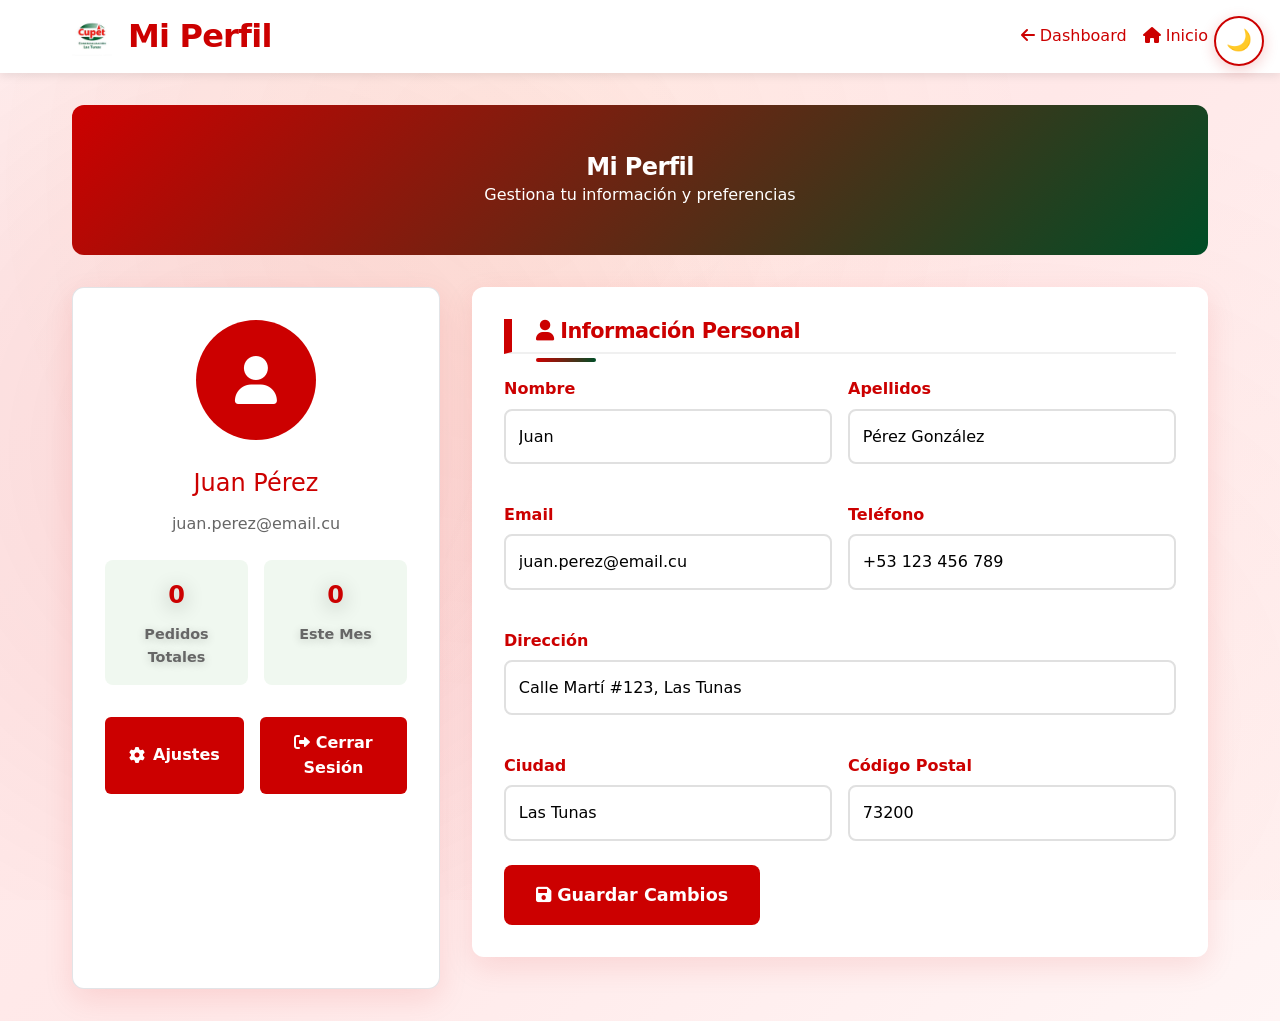
<file: perfil.html>
<!DOCTYPE html>
<html lang="es">
<head>
  <meta charset="UTF-8">
  <meta name="viewport" content="width=device-width, initial-scale=1.0, maximum-scale=1.0, user-scalable=no, viewport-fit=cover">
  <title>Mi Perfil - Cupet Comercialización</title>
  
  <!-- Font Awesome 6 -->
  <link rel="stylesheet" href="https://cdnjs.cloudflare.com/ajax/libs/font-awesome/6.0.0-beta3/css/all.min.css">
  <link rel="stylesheet" href="styles.css">
  
  <!-- Estilos adicionales para animaciones -->
  <style>
    /* Animaciones de entrada */
    @keyframes fadeInUp {
      from { opacity: 0; transform: translateY(30px); }
      to { opacity: 1; transform: translateY(0); }
    }
    
    @keyframes slideInLeft {
      from { opacity: 0; transform: translateX(-50px); }
      to { opacity: 1; transform: translateX(0); }
    }
    
    @keyframes pulse {
      0%, 100% { transform: scale(1); }
      50% { transform: scale(1.05); }
    }
    
    @keyframes float {
      0%, 100% { transform: translateY(0px); }
      50% { transform: translateY(-10px); }
    }
    
    @keyframes bounce {
      0%, 20%, 50%, 80%, 100% { transform: translateY(0); }
      40% { transform: translateY(-20px); }
      60% { transform: translateY(-10px); }
    }
    
    @keyframes slideInRight {
      from { opacity: 0; transform: translateX(50px); }
      to { opacity: 1; transform: translateX(0); }
    }
    
    .animate-fade-in { animation: fadeInUp 0.8s ease forwards; }
    .animate-slide-left { animation: slideInLeft 0.8s ease forwards; }
    .animate-slide-right { animation: slideInRight 0.8s ease forwards; }
    .animate-pulse { animation: pulse 2s infinite; }
    .animate-float { animation: float 3s ease-in-out infinite; }
    .animate-bounce { animation: bounce 1s ease; }
    
    /* Efectos hover mejorados */
    .profile-card {
      transition: all 0.4s cubic-bezier(0.175, 0.885, 0.32, 1.275);
      transform-style: preserve-3d;
      position: relative;
      overflow: hidden;
    }
    
    .profile-card:hover {
      transform: translateY(-15px) rotateX(5deg) scale(1.02);
      box-shadow: 0 25px 50px rgba(204, 0, 0, 0.2);
    }
    
    .profile-card::before {
      content: '';
      position: absolute;
      top: 0;
      left: -100%;
      width: 100%;
      height: 100%;
      background: linear-gradient(90deg, transparent, rgba(204, 0, 0, 0.1), transparent);
      transition: left 0.5s ease;
    }
    
    .profile-card:hover::before {
      left: 100%;
    }
    
    .avatar {
      overflow: hidden;
      position: relative;
    }
    
    .avatar::after {
      content: '';
      position: absolute;
      top: 0;
      left: 0;
      right: 0;
      bottom: 0;
      background: linear-gradient(135deg, rgba(204, 0, 0, 0.1), rgba(204, 0, 0, 0.2));
      opacity: 0;
      transition: opacity 0.3s ease;
    }
    
    .profile-card:hover .avatar::after {
      opacity: 1;
    }
    
    /* Button animations */
    .save-btn {
      position: relative;
      overflow: hidden;
      transition: all 0.3s ease;
    }
    
    .save-btn::before {
      content: '';
      position: absolute;
      top: 50%;
      left: 50%;
      width: 0;
      height: 0;
      background: rgba(255, 255, 255, 0.3);
      border-radius: 50%;
      transform: translate(-50%, -50%);
      transition: width 0.6s, height 0.6s;
    }
    
    .save-btn:hover::before {
      width: 300px;
      height: 300px;
    }
    
    .save-btn:hover {
      transform: translateY(-2px);
      box-shadow: 0 5px 15px rgba(204, 0, 0, 0.3);
    }
    
    /* Particles background */
    .particles {
      position: fixed;
      top: 0;
      left: 0;
      width: 100%;
      height: 100%;
      pointer-events: none;
      z-index: -1;
      overflow: hidden;
    }
    
    .particle {
      position: absolute;
      background: var(--primary-red);
      border-radius: 50%;
      opacity: 0.05;
      animation: float-particle 20s infinite linear;
    }
    
    @keyframes float-particle {
      from { transform: translateY(100vh) rotate(0deg); }
      to { transform: translateY(-100px) rotate(360deg); }
    }
    
    /* Loading spinner */
    .loading-spinner {
      display: inline-block;
      width: 20px;
      height: 20px;
      border: 3px solid rgba(255, 255, 255, 0.3);
      border-radius: 50%;
      border-top-color: white;
      animation: spin 1s ease-in-out infinite;
    }
    
    @keyframes spin { to { transform: rotate(360deg); } }
    
    /* Scroll animations */
    .scroll-reveal {
      opacity: 0;
      transform: translateY(30px);
      transition: all 0.8s ease;
    }
    
    .scroll-reveal.active {
      opacity: 1;
      transform: translateY(0);
    }
  </style>
  
  <style>
    .perfil-container {
      max-width: 1200px;
      margin: 0 auto;
      padding: 2rem;
    }
    
    .page-header {
      background: linear-gradient(135deg, var(--primary-red), var(--secondary-green));
      color: white;
      padding: 3rem 2rem;
      text-align: center;
      border-radius: 12px;
      margin-bottom: 2rem;
    }
    
    .profile-grid {
      display: grid;
      grid-template-columns: 1fr 2fr;
      gap: 2rem;
    }
    
    .profile-card {
      background: white;
      padding: 2rem;
      border-radius: 12px;
      box-shadow: var(--shadow);
      text-align: center;
    }
    
    .avatar {
      width: 120px;
      height: 120px;
      border-radius: 50%;
      background: var(--primary-red);
      color: white;
      display: flex;
      align-items: center;
      justify-content: center;
      font-size: 3rem;
      margin: 0 auto 1.5rem;
    }
    
    .profile-name {
      font-size: 1.5rem;
      color: var(--primary-red);
      margin-bottom: 0.5rem;
    }
    
    .profile-email {
      color: #666;
      margin-bottom: 1.5rem;
    }
    
    .profile-stats {
      display: grid;
      grid-template-columns: 1fr 1fr;
      gap: 1rem;
      margin-top: 1.5rem;
    }
    
    .stat-item {
      padding: 1rem;
      background: #f0f8f0;
      border-radius: 8px;
    }
    
    .stat-number {
      font-size: 1.5rem;
      font-weight: bold;
      color: var(--primary-red);
    }
    
    .stat-label {
      color: #666;
      font-size: 0.9rem;
    }
    
    .form-section {
      background: white;
      padding: 2rem;
      border-radius: 12px;
      box-shadow: var(--shadow);
      margin-bottom: 2rem;
    }
    
    .section-title {
      color: var(--primary-red);
      margin-bottom: 1.5rem;
      font-size: 1.3rem;
      border-bottom: 2px solid #f0f0f0;
      padding-bottom: 0.5rem;
    }
    
    .form-grid {
      display: grid;
      grid-template-columns: 1fr 1fr;
      gap: 1rem;
    }
    
    .form-group {
      margin-bottom: 1.5rem;
    }
    
    .form-group.full-width {
      grid-column: 1 / -1;
    }
    
    .form-group label {
      display: block;
      margin-bottom: 0.5rem;
      color: var(--primary-red);
      font-weight: 600;
    }
    
    .form-group input,
    .form-group select,
    .form-group textarea {
      width: 100%;
      padding: 0.8rem;
      border: 2px solid #e0e0e0;
      border-radius: 8px;
      font-size: 1rem;
      transition: border-color 0.2s;
    }
    
    .form-group input:focus,
    .form-group select:focus,
    .form-group textarea:focus {
      outline: none;
      border-color: var(--primary-red);
    }
    
    .form-group textarea {
      resize: vertical;
      min-height: 100px;
    }
    
    .save-btn {
      background: var(--primary-red);
      color: white;
      border: none;
      padding: 1rem 2rem;
      border-radius: 8px;
      cursor: pointer;
      font-weight: 600;
      font-size: 1.1rem;
      transition: background 0.2s;
    }
    
    .save-btn:hover {
      background: var(--secondary-green);
    }
    
    .password-section {
      background: #fff3cd;
      border: 1px solid #ffeaa7;
      border-radius: 8px;
      padding: 1.5rem;
      margin-bottom: 2rem;
    }
    
    .password-section h4 {
      color: #856404;
      margin-bottom: 1rem;
    }
    
    .danger-btn {
      background: var(--primary-red);
      color: white;
      border: none;
      padding: 0.8rem 1.5rem;
      border-radius: 6px;
      cursor: pointer;
      font-weight: 600;
      transition: background 0.2s;
    }
    
    .danger-btn:hover {
      background: #006600;
    }
    
    .preferences-grid {
      display: grid;
      grid-template-columns: repeat(auto-fit, minmax(250px, 1fr));
      gap: 1rem;
    }
    
    .preference-item {
      display: flex;
      align-items: center;
      gap: 0.5rem;
      padding: 1rem;
      background: #f9f9f9;
      border-radius: 8px;
    }
    
    .preference-item input[type="checkbox"] {
      width: auto;
      margin: 0;
    }
    
    .preference-item label {
      margin: 0;
      cursor: pointer;
    }
    
    .settings-btn {
      background: var(--primary-red);
      color: white;
      border: none;
      padding: 0.8rem 1.5rem;
      border-radius: 6px;
      cursor: pointer;
      font-weight: 600;
      transition: background 0.2s;
      display: flex;
      align-items: center;
      gap: 0.5rem;
    }
    
    .settings-btn:hover {
      background: #a00000;
    }
  </style>
</head>
<body>

<!-- Partículas animadas de fondo -->
<div class="particles" id="particles"></div>

<header style="background: white; padding: 1rem 0; box-shadow: 0 2px 10px rgba(0,0,0,0.1);">
  <div style="max-width: 1200px; margin: 0 auto; padding: 0 2rem; display: flex; justify-content: space-between; align-items: center;" class="animate-fade-in">
    <div style="display: flex; align-items: center; gap: 1rem;">
      <img src="images/logo-empresa.jpg" alt="Cupet" style="height: 40px;">
      <h1 style="color: var(--primary-red); margin: 0;">Mi Perfil</h1>
    </div>
    <div style="display: flex; gap: 1rem; align-items: center;">
      <a href="dashboard.html" style="color: var(--primary-red); text-decoration: none;">
        <i class="fas fa-arrow-left"></i> Dashboard
      </a>
      <a href="index.html" style="color: var(--primary-red); text-decoration: none;">
        <i class="fas fa-home"></i> Inicio
      </a>
    </div>
  </div>
</header>

<div class="perfil-container">
  <div class="page-header animate-fade-in">
    <h2 class="animate-bounce">Mi Perfil</h2>
    <p class="animate-slide-left">Gestiona tu información y preferencias</p>
  </div>
  
  <div class="profile-grid">
    <!-- Tarjeta de perfil -->
    <div class="profile-card animate-slide-left">
      <div class="avatar animate-pulse">
        <i class="fas fa-user"></i>
      </div>
      <div class="profile-name" id="profile-name">Juan Pérez</div>
      <div class="profile-email" id="profile-email">juan.perez@email.cu</div>
      
      <div class="profile-stats">
        <div class="stat-item animate-float" style="animation-delay: 0.1s;">
          <div class="stat-number" id="total-orders">12</div>
          <div class="stat-label">Pedidos Totales</div>
        </div>
        <div class="stat-item animate-float" style="animation-delay: 0.2s;">
          <div class="stat-number" id="this-month">3</div>
          <div class="stat-label">Este Mes</div>
        </div>
      </div>
      
      <div style="margin-top: 2rem; display: flex; gap: 1rem;">
        <button class="settings-btn animate-glow" onclick="showSettings()">
          <i class="fas fa-cog"></i> Ajustes
        </button>
        <button class="danger-btn animate-glow" onclick="logout()">
          <i class="fas fa-sign-out-alt"></i> Cerrar Sesión
        </button>
      </div>
    </div>
    
    <!-- Formularios -->
    <div>
      <!-- Información Personal -->
      <div class="form-section animate-slide-right">
        <h3 class="section-title animate-bounce">
          <i class="fas fa-user"></i> Información Personal
        </h3>
        
        <form id="profile-form">
          <div class="form-grid">
            <div class="form-group animate-slide-left" style="animation-delay: 0.1s;">
              <label for="nombre">Nombre</label>
              <input type="text" id="nombre" name="nombre" value="Juan">
            </div>
            <div class="form-group animate-slide-left" style="animation-delay: 0.2s;">
              <label for="apellidos">Apellidos</label>
              <input type="text" id="apellidos" name="apellidos" value="Pérez González">
            </div>
            <div class="form-group animate-slide-left" style="animation-delay: 0.3s;">
              <label for="email">Email</label>
              <input type="email" id="email" name="email" value="juan.perez@email.cu">
            </div>
            <div class="form-group animate-slide-left" style="animation-delay: 0.4s;">
              <label for="telefono">Teléfono</label>
              <input type="tel" id="telefono" name="telefono" value="+53 123 456 789">
            </div>
            <div class="form-group full-width animate-slide-left" style="animation-delay: 0.5s;">
              <label for="direccion">Dirección</label>
              <input type="text" id="direccion" name="direccion" value="Calle Martí #123, Las Tunas">
            </div>
            <div class="form-group animate-slide-left" style="animation-delay: 0.6s;">
              <label for="ciudad">Ciudad</label>
              <input type="text" id="ciudad" name="ciudad" value="Las Tunas">
            </div>
            <div class="form-group animate-slide-left" style="animation-delay: 0.7s;">
              <label for="codigo-postal">Código Postal</label>
              <input type="text" id="codigo-postal" name="codigo-postal" value="73200">
            </div>
          </div>
          
          <button type="submit" class="save-btn animate-pulse">
            <i class="fas fa-save"></i> Guardar Cambios
          </button>
        </form>
      </div>
      
      <!-- Cambiar Contraseña -->
      <div id="security-section" class="form-section animate-slide-right" style="display: none;">
        <h3 class="section-title animate-bounce">
          <i class="fas fa-lock"></i> Seguridad
        </h3>
        
        <div class="password-section">
          <h4><i class="fas fa-exclamation-triangle"></i> Cambiar Contraseña</h4>
          <form id="password-form">
            <div class="form-grid">
              <div class="form-group animate-slide-left" style="animation-delay: 0.1s;">
                <label for="current-password">Contraseña Actual</label>
                <input type="password" id="current-password" name="current-password">
              </div>
              <div class="form-group animate-slide-left" style="animation-delay: 0.2s;">
                <label for="new-password">Nueva Contraseña</label>
                <input type="password" id="new-password" name="new-password">
              </div>
              <div class="form-group animate-slide-left" style="animation-delay: 0.3s;">
                <label for="confirm-password">Confirmar Nueva Contraseña</label>
                <input type="password" id="confirm-password" name="confirm-password">
              </div>
            </div>
            
            <button type="submit" class="danger-btn animate-glow">
              <i class="fas fa-key"></i> Cambiar Contraseña
            </button>
          </form>
        </div>
      </div>
      
      <!-- Preferencias -->
      <div id="preferences-section" class="form-section" style="display: none;">
        <h3 class="section-title">
          <i class="fas fa-cog"></i> Preferencias de Notificación
        </h3>
        
        <div class="preferences-grid">
          <div class="preference-item">
            <input type="checkbox" id="email-notifications" checked>
            <label for="email-notifications">Notificaciones por email</label>
          </div>
          <div class="preference-item">
            <input type="checkbox" id="sms-notifications">
            <label for="sms-notifications">Notificaciones SMS</label>
          </div>
          <div class="preference-item">
            <input type="checkbox" id="order-updates" checked>
            <label for="order-updates">Actualizaciones de pedidos</label>
          </div>
          <div class="preference-item">
            <input type="checkbox" id="promotions" checked>
            <label for="promotions">Promociones y ofertas</label>
          </div>
          <div class="preference-item">
            <input type="checkbox" id="newsletter">
            <label for="newsletter">Newsletter mensual</label>
          </div>
          <div class="preference-item">
            <input type="checkbox" id="delivery-alerts" checked>
            <label for="delivery-alerts">Alertas de entrega</label>
          </div>
        </div>
        
        <button type="button" class="save-btn" onclick="savePreferences()">
          <i class="fas fa-save"></i> Guardar Preferencias
        </button>
      </div>
    </div>
  </div>
</div>

<script>
// Cargar datos del perfil
function loadProfileData() {
  const userEmail = sessionStorage.getItem('userEmail');
  if (userEmail) {
    document.getElementById('profile-email').textContent = userEmail;
    document.getElementById('email').value = userEmail;
  }
  
  // Cargar estadísticas
  loadOrderStats();
}

// Cargar estadísticas de pedidos
function loadOrderStats() {
  const orders = JSON.parse(localStorage.getItem('orders') || '[]');
  const totalOrders = orders.length;
  
  // Pedidos este mes
  const thisMonth = new Date().getMonth();
  const thisYear = new Date().getFullYear();
  const thisMonthOrders = orders.filter(order => {
    const orderDate = new Date(order.date);
    return orderDate.getMonth() === thisMonth && orderDate.getFullYear() === thisYear;
  }).length;
  
  document.getElementById('total-orders').textContent = totalOrders;
  document.getElementById('this-month').textContent = thisMonthOrders;
}

// Guardar perfil
document.getElementById('profile-form').addEventListener('submit', function(e) {
  e.preventDefault();
  
  const formData = new FormData(this);
  const profileData = {
    nombre: formData.get('nombre'),
    apellidos: formData.get('apellidos'),
    email: formData.get('email'),
    telefono: formData.get('telefono'),
    direccion: formData.get('direccion'),
    ciudad: formData.get('ciudad'),
    codigoPostal: formData.get('codigo-postal')
  };
  
  // Actualizar nombre mostrado
  document.getElementById('profile-name').textContent = `${profileData.nombre} ${profileData.apellidos}`;
  document.getElementById('profile-email').textContent = profileData.email;
  
  // Guardar en sessionStorage
  sessionStorage.setItem('userEmail', profileData.email);
  sessionStorage.setItem('userProfile', JSON.stringify(profileData));
  
  showToast('Perfil actualizado exitosamente', 'success');
});

// Cambiar contraseña
document.getElementById('password-form').addEventListener('submit', function(e) {
  e.preventDefault();
  
  const currentPassword = document.getElementById('current-password').value;
  const newPassword = document.getElementById('new-password').value;
  const confirmPassword = document.getElementById('confirm-password').value;
  
  if (newPassword !== confirmPassword) {
    showToast('Las contraseñas no coinciden', 'error');
    return;
  }
  
  if (newPassword.length < 6) {
    showToast('La contraseña debe tener al menos 6 caracteres', 'error');
    return;
  }
  
  // Simulación de cambio de contraseña
  showToast('Contraseña cambiada exitosamente', 'success');
  
  // Limpiar formulario
  this.reset();
});

// Guardar preferencias
function savePreferences() {
  const preferences = {
    emailNotifications: document.getElementById('email-notifications').checked,
    smsNotifications: document.getElementById('sms-notifications').checked,
    orderUpdates: document.getElementById('order-updates').checked,
    promotions: document.getElementById('promotions').checked,
    newsletter: document.getElementById('newsletter').checked,
    deliveryAlerts: document.getElementById('delivery-alerts').checked
  };
  
  localStorage.setItem('userPreferences', JSON.stringify(preferences));
  showToast('Preferencias guardadas exitosamente', 'success');
}

// Cerrar sesión
function logout() {
  if (confirm('¿Estás seguro de cerrar sesión?')) {
    sessionStorage.removeItem('userLoggedIn');
    sessionStorage.removeItem('userEmail');
    sessionStorage.removeItem('userProfile');
    window.location.href = 'login.html';
  }
}

// Mostrar notificación
function showToast(message, type = 'info') {
  const toast = document.createElement('div');
  toast.className = `toast ${type}`;
  toast.textContent = message;
  toast.style.cssText = `
    position: fixed;
    bottom: 2rem;
    right: 2rem;
    background: ${type === 'success' ? 'var(--primary-red)' : 'var(--primary-red)'};
    color: white;
    padding: 1rem 1.5rem;
    border-radius: 8px;
    box-shadow: 0 4px 12px rgba(0, 0, 0, 0.15);
    z-index: 1001;
    animation: slideIn 0.3s ease;
  `;
  
  document.body.appendChild(toast);
  
  setTimeout(() => {
    toast.remove();
  }, 3000);
}

// Generar partículas animadas de fondo
function createParticles() {
  const container = document.getElementById('particles');
  const particleCount = 15;
  
  for (let i = 0; i < particleCount; i++) {
    const particle = document.createElement('div');
    particle.className = 'particle';
    
    const size = Math.random() * 4 + 2;
    particle.style.width = size + 'px';
    particle.style.height = size + 'px';
    particle.style.left = Math.random() * 100 + '%';
    particle.style.animationDelay = Math.random() * 20 + 's';
    particle.style.animationDuration = (Math.random() * 20 + 20) + 's';
    
    container.appendChild(particle);
  }
}

// Cargar datos al iniciar
document.addEventListener('DOMContentLoaded', function() {
  loadProfileData();
  createParticles();
  
  // Activar animaciones de scroll
  handleScrollAnimations();
  
  // Efecto de escritura en el título
  const title = document.querySelector('.page-header h2');
  if (title) {
    const originalText = title.textContent;
    setTimeout(() => {
      typeWriter(title, originalText, 30);
    }, 500);
  }
  
  // Animar inputs al focus
  document.querySelectorAll('input[type="text"], input[type="email"], input[type="tel"], input[type="password"], input[type="number"], textarea').forEach(input => {
    input.addEventListener('focus', function() {
      this.parentElement.style.transform = 'scale(1.05)';
      this.parentElement.style.boxShadow = '0 5px 15px rgba(204, 0, 0, 0.1)';
    });
    
    input.addEventListener('blur', function() {
      this.parentElement.style.transform = 'scale(1)';
      this.parentElement.style.boxShadow = 'none';
    });
  });
  
  // Efectos hover para botones
  document.querySelectorAll('.save-btn, .danger-btn').forEach(btn => {
    btn.addEventListener('mouseenter', function() {
      this.style.transform = 'translateY(-2px) scale(1.05)';
    });
    
    btn.addEventListener('mouseleave', function() {
      this.style.transform = 'translateY(0) scale(1)';
    });
  });
});

// Animaciones al hacer scroll
function handleScrollAnimations() {
  const reveals = document.querySelectorAll('.scroll-reveal');
  
  reveals.forEach(element => {
    const windowHeight = window.innerHeight;
    const elementTop = element.getBoundingClientRect().top;
    const elementVisible = 150;
    
    if (elementTop < windowHeight - elementVisible) {
      element.classList.add('active');
    }
  });
}

// Efecto de escritura para el título
function typeWriter(element, text, speed = 50) {
  let i = 0;
  element.textContent = '';
  
  function type() {
    if (i < text.length) {
      element.textContent += text.charAt(i);
      i++;
      setTimeout(type, speed);
    }
  }
  
  type();
}

// Contador animado para estadísticas
function animateCounter(element, target, duration = 1000) {
  let start = 0;
  const increment = target / (duration / 16);
  
  function updateCounter() {
    start += increment;
    if (start < target) {
      element.textContent = Math.floor(start);
      requestAnimationFrame(updateCounter);
    } else {
      element.textContent = target;
    }
  }
  
  updateCounter();
}

// Función para mostrar/ocultar ajustes
function showSettings() {
  const securitySection = document.getElementById('security-section');
  const preferencesSection = document.getElementById('preferences-section');
  
  // Toggle visibility
  if (securitySection.style.display === 'none') {
    securitySection.style.display = 'block';
    preferencesSection.style.display = 'block';
    
    // Add animations
    securitySection.classList.add('animate-slide-right');
    preferencesSection.classList.add('animate-slide-right');
    
    // Scroll to security section
    securitySection.scrollIntoView({ behavior: 'smooth' });
  } else {
    securitySection.style.display = 'none';
    preferencesSection.style.display = 'none';
  }
}

// Event listeners
window.addEventListener('scroll', handleScrollAnimations);

// Efecto de carga suave
window.addEventListener('load', () => {
  document.body.style.opacity = '0';
  setTimeout(() => {
    document.body.style.transition = 'opacity 0.5s ease';
    document.body.style.opacity = '1';
  }, 100);
});
</script>

<!-- Theme Toggle Script -->
<script src="theme-toggle.js"></script>

</body>
</html>
</file>
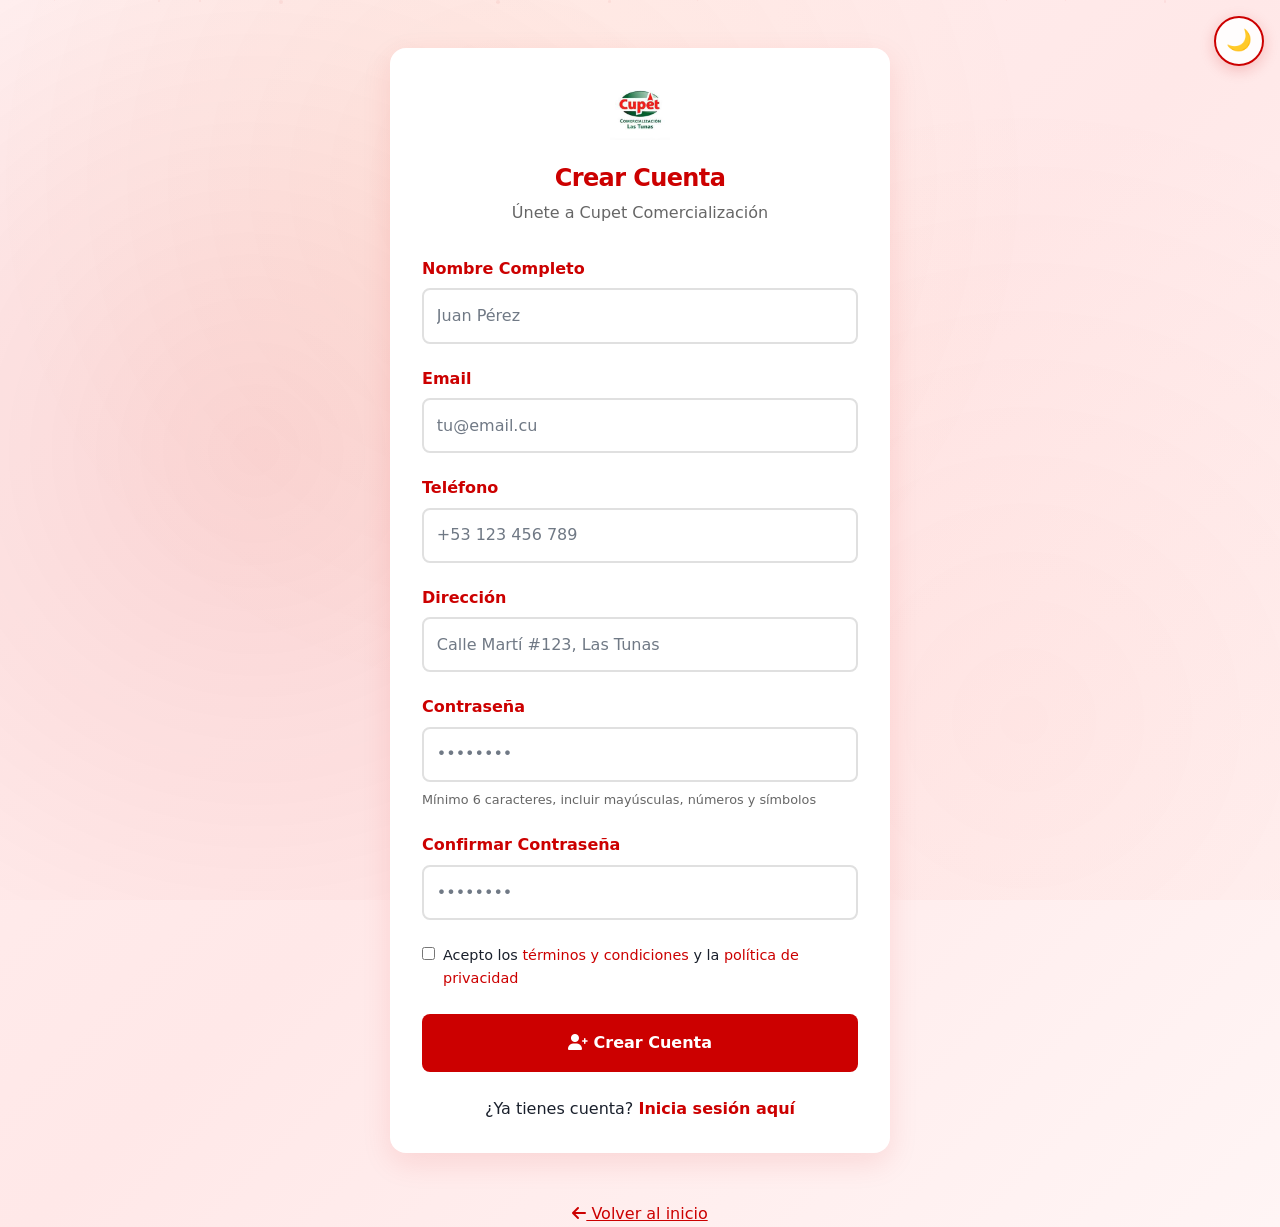
<file: register.html>
<!DOCTYPE html>
<html lang="es">
<head>
  <meta charset="UTF-8">
  <meta name="viewport" content="width=device-width, initial-scale=1.0, maximum-scale=1.0, user-scalable=no, viewport-fit=cover">
  <title>Registro - Cupet Comercialización</title>
  
  <!-- Font Awesome 6 -->
  <link rel="stylesheet" href="https://cdnjs.cloudflare.com/ajax/libs/font-awesome/6.0.0-beta3/css/all.min.css">
  <link rel="stylesheet" href="styles.css">
  
  <!-- Estilos adicionales para animaciones -->
  <style>
    /* Animaciones de entrada */
    @keyframes fadeInUp {
      from { opacity: 0; transform: translateY(30px); }
      to { opacity: 1; transform: translateY(0); }
    }
    
    @keyframes slideInLeft {
      from { opacity: 0; transform: translateX(-50px); }
      to { opacity: 1; transform: translateX(0); }
    }
    
    @keyframes slideInRight {
      from { opacity: 0; transform: translateX(50px); }
      to { opacity: 1; transform: translateX(0); }
    }
    
    @keyframes pulse {
      0%, 100% { transform: scale(1); }
      50% { transform: scale(1.05); }
    }
    
    @keyframes float {
      0%, 100% { transform: translateY(0px); }
      50% { transform: translateY(-10px); }
    }
    
    @keyframes bounce {
      0%, 20%, 50%, 80%, 100% { transform: translateY(0); }
      40% { transform: translateY(-20px); }
      60% { transform: translateY(-10px); }
    }
    
    @keyframes glow {
      0%, 100% { box-shadow: 0 0 5px rgba(204, 0, 0, 0.3); }
      50% { box-shadow: 0 0 20px rgba(204, 0, 0, 0.6); }
    }
    
    .animate-fade-in { animation: fadeInUp 0.8s ease forwards; }
    .animate-slide-left { animation: slideInLeft 0.8s ease forwards; }
    .animate-slide-right { animation: slideInRight 0.8s ease forwards; }
    .animate-pulse { animation: pulse 2s infinite; }
    .animate-float { animation: float 3s ease-in-out infinite; }
    .animate-bounce { animation: bounce 1s ease; }
    .animate-glow { animation: glow 2s infinite; }
    
    /* Background particles */
    .bg-particles {
      position: fixed;
      top: 0;
      left: 0;
      width: 100%;
      height: 100%;
      pointer-events: none;
      z-index: -1;
      overflow: hidden;
    }
    
    .bg-particle {
      position: absolute;
      background: var(--primary-red);
      border-radius: 50%;
      opacity: 0.05;
      animation: float-particle 20s infinite linear;
    }
    
    @keyframes float-particle {
      from { transform: translateY(100vh) rotate(0deg); }
      to { transform: translateY(-100px) rotate(360deg); }
    }
    
    /* Loading spinner */
    .loading-spinner {
      display: inline-block;
      width: 20px;
      height: 20px;
      border: 3px solid rgba(255, 255, 255, 0.3);
      border-radius: 50%;
      border-top-color: white;
      animation: spin 1s ease-in-out infinite;
    }
    
    @keyframes spin { to { transform: rotate(360deg); } }
    
    /* Form animations */
    .register-container {
      transition: all 0.4s cubic-bezier(0.175, 0.885, 0.32, 1.275);
      transform-style: preserve-3d;
      position: relative;
      overflow: hidden;
    }
    
    .register-container:hover {
      transform: translateY(-15px) rotateX(5deg) scale(1.02);
      box-shadow: 0 25px 50px rgba(204, 0, 0, 0.2);
    }
    
    .register-container::before {
      content: '';
      position: absolute;
      top: 0;
      left: -100%;
      width: 100%;
      height: 100%;
      background: linear-gradient(90deg, transparent, rgba(204, 0, 0, 0.1), transparent);
      transition: left 0.5s ease;
    }
    
    .register-container:hover::before {
      left: 100%;
    }
    
    .form-group {
      transition: all 0.3s ease;
      position: relative;
    }
    
    .form-group:hover {
      transform: translateX(5px);
    }
    
    .form-group input,
    .form-group select {
      transition: all 0.3s ease;
    }
    
    .form-group input:focus,
    .form-group select:focus {
      transform: translateY(-2px);
      box-shadow: 0 5px 15px rgba(204, 0, 0, 0.1);
    }
    
    /* Button animations */
    .btn {
      position: relative;
      overflow: hidden;
      transition: all 0.3s ease;
    }
    
    .btn::before {
      content: '';
      position: absolute;
      top: 50%;
      left: 50%;
      width: 0;
      height: 0;
      background: rgba(255, 255, 255, 0.3);
      border-radius: 50%;
      transform: translate(-50%, -50%);
      transition: width 0.6s, height 0.6s;
    }
    
    .btn:hover::before {
      width: 300px;
      height: 300px;
    }
    
    .btn:hover {
      transform: translateY(-2px);
      box-shadow: 0 5px 15px rgba(204, 0, 0, 0.3);
    }
    
    /* Button animations específicas para register */
    .register-btn {
      position: relative;
      overflow: hidden;
      transition: all 0.3s ease;
    }
    
    .register-btn::before {
      content: '';
      position: absolute;
      top: 50%;
      left: 50%;
      width: 0;
      height: 0;
      background: rgba(255, 255, 255, 0.3);
      border-radius: 50%;
      transform: translate(-50%, -50%);
      transition: width 0.6s, height 0.6s;
    }
    
    .register-btn:hover::before {
      width: 300px;
      height: 300px;
    }
    
    .register-btn:hover {
      transform: translateY(-2px);
      box-shadow: 0 5px 15px rgba(204, 0, 0, 0.3);
    }
    
    /* Scroll animations */
    .scroll-reveal {
      opacity: 0;
      transform: translateY(30px);
      transition: all 0.8s ease;
    }
    
    .scroll-reveal.active {
      opacity: 1;
      transform: translateY(0);
    }
  </style>
  
  <style>
    .register-container {
      max-width: 500px;
      margin: 3rem auto;
      padding: 2rem;
      background: white;
      border-radius: 16px;
      box-shadow: var(--shadow);
    }
    
    .register-header {
      text-align: center;
      margin-bottom: 2rem;
    }
    
    .register-header img {
      height: 60px;
      margin-bottom: 1rem;
    }
    
    .register-header h2 {
      color: var(--primary-red);
      margin-bottom: 0.5rem;
    }
    
    .register-header p {
      color: #666;
    }
    
    .form-group {
      margin-bottom: 1.5rem;
    }
    
    .form-group label {
      display: block;
      margin-bottom: 0.5rem;
      color: var(--primary-red);
      font-weight: 600;
    }
    
    .form-group input {
      width: 100%;
      padding: 0.8rem;
      border: 2px solid #e0e0e0;
      border-radius: 8px;
      font-size: 1rem;
      transition: border-color 0.2s;
    }
    
    .form-group input:focus {
      outline: none;
      border-color: var(--primary-red);
    }
    
    .password-requirements {
      font-size: 0.8rem;
      color: #666;
      margin-top: 0.5rem;
    }
    
    .register-btn {
      width: 100%;
      background: var(--primary-red);
      color: white;
      border: none;
      padding: 1rem;
      border-radius: 8px;
      font-size: 1rem;
      font-weight: 600;
      cursor: pointer;
      transition: background 0.2s;
    }
    
    .register-btn:hover {
      background: var(--secondary-green);
    }
    
    .register-btn:disabled {
      background: #ccc;
      cursor: not-allowed;
    }
    
    .terms-checkbox {
      display: flex;
      align-items: start;
      gap: 0.5rem;
      margin-bottom: 1.5rem;
    }
    
    .terms-checkbox input {
      width: auto;
      margin-top: 0.2rem;
    }
    
    .terms-checkbox label {
      margin: 0;
      font-size: 0.9rem;
      cursor: pointer;
    }
    
    .terms-checkbox a {
      color: var(--primary-red);
      text-decoration: none;
    }
    
    .terms-checkbox a:hover {
      text-decoration: underline;
    }
    
    .login-link {
      text-align: center;
      margin-top: 1.5rem;
    }
    
    .login-link a {
      color: var(--primary-red);
      text-decoration: none;
      font-weight: 600;
    }
    
    .login-link a:hover {
      text-decoration: underline;
    }
    
    .error-message {
      background: #f8d7da;
      color: #721c24;
      padding: 0.8rem;
      border-radius: 6px;
      margin-bottom: 1rem;
      display: none;
    }
    
    .success-message {
      background: #d4edda;
      color: #155724;
      padding: 0.8rem;
      border-radius: 6px;
      margin-bottom: 1rem;
      display: none;
    }
    
    /* Animaciones */
    .animate-fade-in {
      animation: fadeIn 1s;
    }
    
    .animate-slide-left {
      animation: slideLeft 0.5s;
    }
    
    .animate-slide-right {
      animation: slideRight 0.5s;
    }
    
    .animate-pulse {
      animation: pulse 1s infinite;
    }
    
    .animate-bounce {
      animation: bounce 1s;
    }
    
    @keyframes fadeIn {
      from {
        opacity: 0;
      }
      to {
        opacity: 1;
      }
    }
    
    @keyframes slideLeft {
      from {
        transform: translateX(-100%);
      }
      to {
        transform: translateX(0);
      }
    }
    
    @keyframes slideRight {
      from {
        transform: translateX(100%);
      }
      to {
        transform: translateX(0);
      }
    }
    
    @keyframes pulse {
      0% {
        transform: scale(1);
      }
      50% {
        transform: scale(1.1);
      }
      100% {
        transform: scale(1);
      }
    }
    
    @keyframes bounce {
      0% {
        transform: translateY(0);
      }
      50% {
        transform: translateY(-10px);
      }
      100% {
        transform: translateY(0);
      }
    }
  </style>
</head>
<body>

<!-- Partículas animadas de fondo -->
<div class="bg-particles" id="bg-particles"></div>

<div class="register-container animate-fade-in">
  <div class="register-header animate-slide-left">
    <img src="images/logo-empresa.jpg" alt="Cupet Logo" class="animate-pulse">
    <h2 class="animate-bounce">Crear Cuenta</h2>
    <p class="animate-slide-right">Únete a Cupet Comercialización</p>
  </div>
  
  <div class="error-message" id="error-message"></div>
  <div class="success-message" id="success-message"></div>
  
  <form id="register-form">
    <div class="form-group animate-slide-left" style="animation-delay: 0.1s;">
      <label for="nombre">Nombre Completo</label>
      <input type="text" id="nombre" name="nombre" required placeholder="Juan Pérez">
    </div>
    
    <div class="form-group animate-slide-left" style="animation-delay: 0.2s;">
      <label for="email">Email</label>
      <input type="email" id="email" name="email" required placeholder="tu@email.cu">
    </div>
    
    <div class="form-group animate-slide-left" style="animation-delay: 0.3s;">
      <label for="telefono">Teléfono</label>
      <input type="tel" id="telefono" name="telefono" required placeholder="+53 123 456 789">
    </div>
    
    <div class="form-group animate-slide-left" style="animation-delay: 0.4s;">
      <label for="direccion">Dirección</label>
      <input type="text" id="direccion" name="direccion" required placeholder="Calle Martí #123, Las Tunas">
    </div>
    
    <div class="form-group animate-slide-left" style="animation-delay: 0.5s;">
      <label for="password">Contraseña</label>
      <input type="password" id="password" name="password" required placeholder="••••••••">
      <div class="password-requirements">
        Mínimo 6 caracteres, incluir mayúsculas, números y símbolos
      </div>
    </div>
    
    <div class="form-group animate-slide-left" style="animation-delay: 0.6s;">
      <label for="confirm-password">Confirmar Contraseña</label>
      <input type="password" id="confirm-password" name="confirm-password" required placeholder="••••••••">
    </div>
    
    <div class="terms-checkbox animate-slide-left" style="animation-delay: 0.7s;">
      <input type="checkbox" id="terms" name="terms" required>
      <label for="terms">Acepto los <a href="#" onclick="showTerms()">términos y condiciones</a> y la <a href="#" onclick="showPrivacy()">política de privacidad</a></label>
    </div>
    
    <button type="submit" class="register-btn animate-pulse" style="animation-delay: 0.8s;">
      <i class="fas fa-user-plus"></i> Crear Cuenta
    </button>
  </form>
  
  <div class="login-link animate-slide-right">
    <p>¿Ya tienes cuenta? <a href="login.html">Inicia sesión aquí</a></p>
  </div>
</div>  
  <div style="text-align: center; margin-top: 2rem;">
    <a href="index.html" style="color: var(--primary-red);">
      <i class="fas fa-arrow-left"></i> Volver al inicio
    </a>
  </div>

<script>
// Generar partículas animadas de fondo
function createBackgroundParticles() {
  const container = document.getElementById('bg-particles');
  const particleCount = 10;
  
  for (let i = 0; i < particleCount; i++) {
    const particle = document.createElement('div');
    particle.className = 'bg-particle';
    
    const size = Math.random() * 3 + 1;
    particle.style.width = size + 'px';
    particle.style.height = size + 'px';
    particle.style.left = Math.random() * 100 + '%';
    particle.style.animationDelay = Math.random() * 15 + 's';
    particle.style.animationDuration = (Math.random() * 15 + 15) + 's';
    
    container.appendChild(particle);
  }
}

// Efecto de escritura para el título
function typeWriter(element, text, speed = 50) {
  let i = 0;
  element.textContent = '';
  
  function type() {
    if (i < text.length) {
      element.textContent += text.charAt(i);
      i++;
      setTimeout(type, speed);
    }
  }
  
  type();
}

// Validar contraseña con animación
function validatePassword(password) {
  const minLength = password.length >= 6;
  const hasUpperCase = /[A-Z]/.test(password);
  const hasNumbers = /\d/.test(password);
  const hasSymbols = /[!@#$%^&*(),.?":{}|<>]/.test(password);
  
  return minLength && hasUpperCase && hasNumbers && hasSymbols;
}

// Mostrar mensaje con animación
function showMessage(message, type) {
  const errorDiv = document.getElementById('error-message');
  const successDiv = document.getElementById('success-message');
  
  if (type === 'error') {
    errorDiv.textContent = message;
    errorDiv.style.display = 'block';
    errorDiv.classList.add('animate-bounce');
    successDiv.style.display = 'none';
    
    setTimeout(() => {
      errorDiv.classList.remove('animate-bounce');
    }, 1000);
  } else {
    successDiv.textContent = message;
    successDiv.style.display = 'block';
    successDiv.classList.add('animate-bounce');
    errorDiv.style.display = 'none';
    
    setTimeout(() => {
      successDiv.classList.remove('animate-bounce');
    }, 1000);
  }
  
  // Ocultar mensaje después de 5 segundos
  setTimeout(() => {
    errorDiv.style.display = 'none';
    successDiv.style.display = 'none';
  }, 5000);
}

// Manejar registro con animaciones
document.getElementById('register-form').addEventListener('submit', function(e) {
  e.preventDefault();
  
  const formData = new FormData(this);
  const password = formData.get('password');
  const confirmPassword = formData.get('confirm-password');
  const submitBtn = this.querySelector('.btn-primary');
  
  // Validar contraseñas
  if (password !== confirmPassword) {
    showMessage('Las contraseñas no coinciden', 'error');
    
    // Animación de shake en el formulario
    this.classList.add('animate-bounce');
    setTimeout(() => {
      this.classList.remove('animate-bounce');
    }, 1000);
    
    return;
  }
  
  // Validar fortaleza de contraseña
  if (!validatePassword(password)) {
    showMessage('La contraseña debe tener mínimo 6 caracteres, incluir mayúsculas, números y símbolos', 'error');
    return;
  }
  
  // Mostrar loading en el botón
  submitBtn.innerHTML = '<i class="loading-spinner"></i> Creando cuenta...';
  submitBtn.disabled = true;
  
  // Simular registro
  setTimeout(() => {
    const userData = {
      nombre: formData.get('nombre'),
      email: formData.get('email'),
      telefono: formData.get('telefono'),
      direccion: formData.get('direccion'),
      password: password
    };
    
    // Guardar en sessionStorage
    sessionStorage.setItem('userProfile', JSON.stringify(userData));
    
    showMessage('¡Cuenta creada exitosamente! Redirigiendo...', 'success');
    
    // Redirigir al dashboard
    setTimeout(() => {
      window.location.href = 'dashboard.html';
    }, 2000);
  }, 2000);
});

// Efectos de focus en inputs
document.addEventListener('DOMContentLoaded', function() {
  // Crear partículas de fondo
  createBackgroundParticles();
  
  // Activar animaciones de scroll
  handleScrollAnimations();
  
  // Efecto de escritura en el título
  const title = document.querySelector('.register-header h2');
  if (title) {
    const originalText = title.textContent;
    setTimeout(() => {
      typeWriter(title, originalText, 30);
    }, 500);
  }
  
  // Efectos hover en inputs
  const inputs = document.querySelectorAll('input[type="text"], input[type="email"], input[type="tel"], input[type="password"]');
  
  inputs.forEach(input => {
    input.addEventListener('focus', function() {
      this.parentElement.style.transform = 'translateX(10px) scale(1.02)';
      this.parentElement.style.boxShadow = '0 5px 15px rgba(204, 0, 0, 0.2)';
    });
    
    input.addEventListener('blur', function() {
      this.parentElement.style.transform = 'translateX(0) scale(1)';
      this.parentElement.style.boxShadow = '';
    });
  });
  
  // Validación en tiempo real de contraseña
  const passwordInput = document.getElementById('password');
  const confirmPasswordInput = document.getElementById('confirm-password');
  
  confirmPasswordInput.addEventListener('input', function() {
    if (this.value && this.value !== passwordInput.value) {
      this.style.borderColor = '#dc3545';
      this.style.boxShadow = '0 0 10px rgba(220, 53, 69, 0.3)';
    } else if (this.value && this.value === passwordInput.value) {
      this.style.borderColor = '#cc0000';
      this.style.boxShadow = '0 0 10px rgba(204, 0, 0, 0.3)';
    } else {
      this.style.borderColor = '';
      this.style.boxShadow = '';
    }
  });
});

// Animaciones al hacer scroll
function handleScrollAnimations() {
  const reveals = document.querySelectorAll('.scroll-reveal');
  
  reveals.forEach(element => {
    const windowHeight = window.innerHeight;
    const elementTop = element.getBoundingClientRect().top;
    const elementVisible = 150;
    
    if (elementTop < windowHeight - elementVisible) {
      element.classList.add('active');
    }
  });
}

// Efecto de escritura para el título
function typeWriter(element, text, speed = 50) {
  let i = 0;
  element.textContent = '';
  
  function type() {
    if (i < text.length) {
      element.textContent += text.charAt(i);
      i++;
      setTimeout(type, speed);
    }
  }
  
  type();
}

// Event listeners
window.addEventListener('scroll', handleScrollAnimations);

// Efecto de carga suave
window.addEventListener('load', () => {
  document.body.style.opacity = '0';
  setTimeout(() => {
    document.body.style.transition = 'opacity 0.5s ease';
    document.body.style.opacity = '1';
  }, 100);
});

function showTerms() {
  alert('Términos y condiciones de Cupet Comercialización\n\n1. Uso responsable de los servicios\n2. Protección de datos personales\n3. Cumplimiento de regulaciones\n4. Políticas de precios y pagos\n5. Resolución de disputas');
}

function showPrivacy() {
  alert('Política de Privacidad\n\n1. Recopilación de datos\n2. Uso de información\n3. Compartir datos\n4. Seguridad de la información\n5. Derechos del usuario');
}
</script>

<!-- Theme Toggle Script -->
<script src="theme-toggle.js"></script>

</body>
</html>
</file>
<file: styles.css>
/* Estilos CSS para Cupet Comercialización Las Tunas */

* {
  margin: 0;
  padding: 0;
  box-sizing: border-box;
  font-family: 'Inter', 'Segoe UI', Roboto, -apple-system, BlinkMacSystemFont, system-ui, sans-serif;
  line-height: 1.6;
}

:root {
  --primary-red: #CC0000;         /* Rojo institucional CUPET */
  --primary-green: #006633;      /* Verde institucional */
  --secondary-red: #990000;      /* Rojo más oscuro */
  --secondary-green: #004d26;    /* Verde más oscuro */
  --light-red: #ffe8e8;          /* Rojo claro con mejor contraste */
  --light-green: #e8f5e8;        /* Verde claro */
  --light-bg: #fff8f8;           /* Fondo rojo muy claro */
  --white: #ffffff;
  --gray: #f5f5f5;
  --dark-gray: #333333;
  --text-primary: #1a1a1a;
  --text-secondary: #555555;
  --shadow: 0 10px 30px rgba(204, 0, 0, 0.1);
  
  /* New modern colors */
  --gradient-1: linear-gradient(135deg, #667eea 0%, #764ba2 100%);
  --gradient-2: linear-gradient(135deg, #f093fb 0%, #f5576c 100%);
  --gradient-3: linear-gradient(135deg, #4facfe 0%, #00f2fe 100%);
  --gradient-4: linear-gradient(135deg, #43e97b 0%, #38f9d7 100%);
  --gradient-5: linear-gradient(135deg, #fa709a 0%, #fee140 100%);
  --glass-bg: rgba(255, 255, 255, 0.1);
  --glass-border: rgba(255, 255, 255, 0.2);
  --text-primary: #1a202c;
  --text-secondary: #4a5568;
  --text-light: #718096;
  --bg-light: #f7fafc;
  --bg-glass: rgba(255, 255, 255, 0.8);
  --shadow-glass: 0 8px 32px rgba(0, 0, 0, 0.1);
  --shadow-hover: 0 20px 40px rgba(0, 0, 0, 0.15);
}

body {
  background: linear-gradient(135deg, #fff0f0 0%, #ffe8e8 50%, #fff5f5 100%);
  color: var(--text-primary);
  min-height: 100vh;
  position: relative;
}

body::before {
  content: '';
  position: fixed;
  top: 0;
  left: 0;
  width: 100%;
  height: 100%;
  background: 
    radial-gradient(circle at 20% 50%, rgba(204, 0, 0, 0.1) 0%, transparent 50%),
    radial-gradient(circle at 80% 80%, rgba(255, 99, 71, 0.05) 0%, transparent 50%),
    radial-gradient(circle at 40% 20%, rgba(255, 140, 0, 0.05) 0%, transparent 50%);
  pointer-events: none;
  z-index: -1;
}

/* HEADER */
header {
  background: var(--bg-glass);
  backdrop-filter: blur(10px);
  -webkit-backdrop-filter: blur(10px);
  border-bottom: 1px solid var(--glass-border);
  box-shadow: 0 4px 20px rgba(0, 0, 0, 0.08);
  /* El encabezado acompaña al contenido y desaparece al hacer scroll. */
  position: relative;
  z-index: 100;
}

.header-container {
  max-width: 1300px;
  margin: 0 auto;
  padding: 0.8rem 2rem;
  display: flex;
  align-items: center;
  justify-content: space-between;
  flex-wrap: wrap;
}

.logo-area {
  display: flex;
  align-items: center;
  gap: 10px;
}

.logo-img {
  height: 50px;
  width: auto;
  margin-right: 15px;
  border-radius: 8px;
}

.logo-icon {
  font-size: 2.2rem;
  color: var(--primary-green);
}

.logo-text h1 {
  font-size: 1.6rem;
  font-weight: 700;
  color: var(--primary-green);
  line-height: 1.2;
}

.logo-text span {
  font-size: 0.9rem;
  color: var(--primary-red);
  font-weight: 600;
  letter-spacing: 0.5px;
}

nav {
  display: flex;
  align-items: center;
  gap: 2rem;
}

.nav-links {
  display: flex;
  list-style: none;
  gap: 2rem;
  align-items: center;
}

.nav-links a {
  text-decoration: none;
  font-weight: 600;
  color: #1e3a5f;
  transition: 0.2s;
  font-size: 1rem;
  display: flex;
  align-items: center;
  gap: 5px;
}

.nav-links a:hover,
.nav-links a.active {
  color: var(--primary-green);
}

.search-container {
  display: flex;
  align-items: center;
  background: #ffe8e8;
  border-radius: 40px;
  padding: 0.3rem 0.3rem 0.3rem 1rem;
  border: 1px solid #ffcccc;
}

.search-container input {
  border: none;
  background: transparent;
  padding: 0.5rem 0.2rem 0.5rem 0;
  width: 160px;
  outline: none;
  font-size: 0.9rem;
}

.search-container button {
  background: var(--primary-green);
  border: none;
  color: white;
  width: 36px;
  height: 36px;
  border-radius: 50%;
  cursor: pointer;
  transition: 0.2s;
}

.search-container button:hover {
  background: var(--secondary-green);
}

/* Menú hamburguesa (móvil) */
.hamburger {
  display: none;
  font-size: 2rem;
  cursor: pointer;
  color: var(--primary-green);
}

/* HERO */
.hero {
  background: linear-gradient(135deg, 
    var(--gradient-1) 0%, 
    var(--gradient-2) 50%, 
    var(--gradient-3) 100%);
  background-size: 300% 300%;
  animation: gradientShift 8s ease infinite;
  color: white;
  padding: 3.5rem 2rem;
  text-align: center;
  position: relative;
  overflow: hidden;
}

@keyframes gradientShift {
  0% { background-position: 0% 50%; }
  50% { background-position: 100% 50%; }
  100% { background-position: 0% 50%; }
}

.hero::before {
  content: '';
  position: absolute;
  top: 0;
  left: 0;
  width: 100%;
  height: 100%;
  background: radial-gradient(circle at 50% 50%, rgba(255, 255, 255, 0.1) 0%, transparent 70%);
  pointer-events: none;
}

.hero::after {
  content: "⛽";
  font-size: 8rem;
  position: absolute;
  right: -2rem;
  top: 50%;
  transform: translateY(-50%);
  opacity: 0.1;
  font-family: serif;
}

.hero-content {
  max-width: 800px;
  margin: 0 auto;
  position: relative;
  z-index: 1;
}

.tagline {
  background: var(--glass-bg);
  backdrop-filter: blur(10px);
  -webkit-backdrop-filter: blur(10px);
  border: 1px solid var(--glass-border);
  padding: 0.8rem 1.5rem;
  border-radius: 50px;
  display: inline-block;
  margin-bottom: 1.5rem;
  font-weight: 600;
  font-size: 1.1rem;
  box-shadow: 0 8px 32px rgba(0, 0, 0, 0.1);
  animation: float 3s ease-in-out infinite;
}

.hero h2 {
  font-size: 3.2rem;
  margin-bottom: 1.5rem;
  font-weight: 800;
  text-shadow: 0 4px 20px rgba(0, 0, 0, 0.3);
  letter-spacing: -0.5px;
  line-height: 1.2;
}

.hero p {
  font-size: 1.3rem;
  margin-bottom: 2.5rem;
  opacity: 0.95;
  font-weight: 400;
  text-shadow: 0 2px 10px rgba(0, 0, 0, 0.2);
}

/* Secciones generales */
.section {
  max-width: 1300px;
  margin: 4rem auto;
  padding: 0 2rem;
}

.section-title {
  font-size: 2.5rem;
  color: var(--primary-green);
  margin-bottom: 2.5rem;
  border-left: 8px solid var(--primary-red);
  padding-left: 1.5rem;
  font-weight: 800;
  letter-spacing: -0.5px;
  position: relative;
}

.section-title::after {
  content: '';
  position: absolute;
  bottom: -10px;
  left: 1.5rem;
  width: 60px;
  height: 4px;
  background: linear-gradient(90deg, var(--primary-red), var(--secondary-green));
  border-radius: 2px;
}

.services-intro {
  font-size: 1.2rem;
  color: var(--text-secondary);
  margin-bottom: 2rem;
  font-weight: 400;
  text-align: center;
  max-width: 600px;
  margin-left: auto;
  margin-right: auto;
  line-height: 1.8;
}

/* Tarjetas de servicios */
.services-grid {
  display: grid;
  grid-template-columns: repeat(auto-fit, minmax(280px, 1fr));
  gap: 2rem;
  align-items: stretch;
  justify-items: stretch;
}

.service-card {
  background: var(--bg-glass);
  backdrop-filter: blur(10px);
  -webkit-backdrop-filter: blur(10px);
  border: 1px solid var(--glass-border);
  border-radius: 24px;
  padding: 2rem;
  box-shadow: var(--shadow-glass);
  text-align: left;
  transition: all 0.4s cubic-bezier(0.175, 0.885, 0.32, 1.275);
  position: relative;
  overflow: hidden;
  display: flex;
  flex-direction: column;
  height: 100%;
}

.service-card::before {
  content: '';
  position: absolute;
  top: 0;
  left: 0;
  width: 100%;
  height: 100%;
  background: linear-gradient(135deg, rgba(255, 255, 255, 0.1) 0%, rgba(255, 255, 255, 0.05) 100%);
  opacity: 0;
  transition: opacity 0.3s ease;
  pointer-events: none;
}

.service-card:hover::before {
  opacity: 1;
}

.service-card:hover {
  transform: translateY(-15px) scale(1.02);
  box-shadow: var(--shadow-hover);
  border-color: var(--primary-green);
}

.service-icon {
  font-size: 3rem;
  color: var(--primary-red);
  margin-bottom: 1rem;
  text-align: center;
}

.service-card h3 {
  font-size: 1.8rem;
  color: var(--primary-green);
  margin-bottom: 0.8rem;
  font-weight: 700;
  letter-spacing: -0.3px;
  text-align: left;
}

.service-card p {
  color: var(--text-secondary);
  margin-bottom: 1.5rem;
  font-size: 1rem;
  line-height: 1.7;
  font-weight: 400;
  text-align: left;
}

/* Contenido y estructura interna de servicios */
.service-content {
  display: flex;
  flex-direction: column;
  flex: 1;
  padding: 0;
  height: 100%;
}

.service-header {
  display: flex;
  align-items: center;
  margin-bottom: 1rem;
  gap: 1rem;
  text-align: left;
}

.service-title {
  flex: 1;
  text-align: left;
  display: flex;
  flex-direction: column;
  justify-content: center;
}

.service-features {
  list-style: none;
  padding: 0;
  margin: 0;
  margin-bottom: 1.5rem;
  text-align: left;
}

.service-features li {
  padding: 0.8rem 0;
  margin-bottom: 0.5rem;
  color: var(--text-secondary);
  font-size: 0.9rem;
  display: flex;
  align-items: center;
  transition: all 0.3s ease;
  background: rgba(0, 128, 0, 0.05);
  border-radius: 8px;
}

.service-features li:hover {
  color: var(--primary-green);
  background: rgba(0, 128, 0, 0.1);
  transform: translateX(5px);
}

.service-features i {
  margin-right: 0.8rem;
  color: var(--primary-green);
  font-size: 0.9rem;
}

.service-description {
  color: var(--text-secondary);
  margin-bottom: 1.5rem;
  font-size: 1rem;
  line-height: 1.7;
  font-weight: 400;
  text-align: left;
}

.service-action {
  margin-top: auto;
  padding-top: 1.5rem;
  text-align: left;
}

.service-action .btn {
  width: 100%;
  padding: 1rem 2rem;
  font-size: 1rem;
}

.btn {
  background: var(--bg-glass);
  backdrop-filter: blur(10px);
  -webkit-backdrop-filter: blur(10px);
  border: 2px solid var(--glass-border);
  color: var(--primary-green);
  padding: 0.8rem 2rem;
  border-radius: 50px;
  font-weight: 600;
  cursor: pointer;
  transition: all 0.3s cubic-bezier(0.175, 0.885, 0.32, 1.275);
  text-decoration: none;
  display: inline-flex;
  align-items: center;
  gap: 0.5rem;
  position: relative;
  overflow: hidden;
  box-shadow: 0 4px 15px rgba(0, 0, 0, 0.1);
}

.btn::before {
  content: '';
  position: absolute;
  top: 0;
  left: -100%;
  width: 100%;
  height: 100%;
  background: linear-gradient(90deg, transparent, rgba(255, 255, 255, 0.3), transparent);
  transition: left 0.5s ease;
}

.btn:hover::before {
  left: 100%;
}

.btn:hover {
  background: var(--primary-green);
  color: white;
  transform: translateY(-3px) scale(1.05);
  box-shadow: 0 8px 25px rgba(204, 0, 0, 0.3);
  border-color: var(--primary-green);
}

.btn-red {
  background: linear-gradient(135deg, var(--primary-red) 0%, var(--secondary-green) 100%);
  border-color: var(--primary-red);
  color: white;
  box-shadow: 0 6px 20px rgba(204, 0, 0, 0.3);
}
.btn-red:hover {
  background: linear-gradient(135deg, var(--secondary-green) 0%, #800000 100%);
  transform: translateY(-3px) scale(1.05);
  box-shadow: 0 10px 30px rgba(204, 0, 0, 0.4);
}

/* Área de cliente */
.client-area {
  background: var(--light-green);
  border-radius: 32px;
  padding: 3rem;
  margin-top: 2rem;
}

.tabs {
  display: flex;
  gap: 0.5rem;
  margin-bottom: 2rem;
  flex-wrap: wrap;
}

.tab-btn {
  background: white;
  border: none;
  padding: 0.8rem 1.5rem;
  border-radius: 30px;
  font-weight: 600;
  cursor: pointer;
  transition: 0.2s;
  display: flex;
  align-items: center;
  gap: 8px;
}

.tab-btn i {
  font-size: 1.1rem;
}

.tab-btn.active {
  background: var(--primary-green);
  color: white;
}

.tab-pane {
  display: none;
  animation: fade 0.3s;
}

.tab-pane.active {
  display: block;
}

@keyframes fade { from { opacity: 0.3; } to { opacity: 1; } }

.info-card {
  background: #fff0f0;
  border-radius: 24px;
  padding: 1.8rem;
  border: 1px solid #ffcccc;
}

.info-row {
  display: flex;
  justify-content: space-between;
  padding: 0.8rem 0;
  border-bottom: 1px dashed #ffcccc;
}

.info-row:last-child {
  border: none;
}

.badge {
  background: var(--primary-green);
  color: white;
  padding: 0.2rem 1rem;
  border-radius: 30px;
  font-size: 0.8rem;
}

/* Pasos de pago (interactivo) */
.steps-container {
  display: flex;
  flex-wrap: wrap;
  gap: 1rem;
  margin-top: 1.5rem;
}

.step {
  background: white;
  border-radius: 50px;
  padding: 0.8rem 2rem;
  box-shadow: 0 4px 10px rgba(0,0,0,0.03);
  display: flex;
  align-items: center;
  gap: 10px;
  font-weight: 600;
  color: var(--primary-green);
  border: 2px solid transparent;
  transition: 0.2s;
  cursor: default;
}

.step i {
  background: var(--primary-red);
  color: white;
  width: 32px;
  height: 32px;
  border-radius: 50%;
  display: inline-flex;
  align-items: center;
  justify-content: center;
}

/* Galería de imágenes */
.gallery-grid {
  display: grid;
  grid-template-columns: repeat(auto-fit, minmax(300px, 1fr));
  gap: 2rem;
  margin-top: 2rem;
}

.gallery-item {
  background: var(--bg-glass);
  backdrop-filter: blur(10px);
  -webkit-backdrop-filter: blur(10px);
  border: 1px solid var(--glass-border);
  border-radius: 20px;
  overflow: hidden;
  box-shadow: var(--shadow-glass);
  transition: all 0.4s cubic-bezier(0.175, 0.885, 0.32, 1.275);
  position: relative;
}

.gallery-item::before {
  content: '';
  position: absolute;
  top: 0;
  left: 0;
  width: 100%;
  height: 100%;
  background: linear-gradient(135deg, rgba(255, 255, 255, 0.1) 0%, rgba(255, 255, 255, 0.05) 100%);
  opacity: 0;
  transition: opacity 0.3s ease;
  pointer-events: none;
}

.gallery-item:hover::before {
  opacity: 1;
}

.gallery-item:hover {
  transform: translateY(-10px) scale(1.02);
  box-shadow: var(--shadow-hover);
}

.gallery-item img {
  width: 100%;
  height: 220px;
  object-fit: cover;
  transition: all 0.4s cubic-bezier(0.175, 0.885, 0.32, 1.275);
}

.gallery-item:hover img {
  transform: scale(1.1);
  filter: brightness(1.1);
}

.gallery-caption {
  padding: 1.2rem;
  background: var(--bg-glass);
  backdrop-filter: blur(10px);
  -webkit-backdrop-filter: blur(10px);
  text-align: center;
  font-weight: 600;
  color: var(--primary-green);
  border-top: 1px solid var(--glass-border);
}

/* Floating Action Buttons */
.fab-container {
  position: fixed;
  bottom: 2rem;
  right: 2rem;
  z-index: 1000;
}

.fab {
  width: 60px;
  height: 60px;
  border-radius: 50%;
  background: linear-gradient(135deg, var(--primary-red) 0%, var(--secondary-green) 100%);
  border: none;
  color: white;
  font-size: 1.5rem;
  cursor: pointer;
  box-shadow: 0 8px 25px rgba(204, 0, 0, 0.4);
  transition: all 0.3s cubic-bezier(0.175, 0.885, 0.32, 1.275);
  display: flex;
  align-items: center;
  justify-content: center;
  position: relative;
  overflow: hidden;
}

.fab::before {
  content: '';
  position: absolute;
  top: 50%;
  left: 50%;
  width: 0;
  height: 0;
  border-radius: 50%;
  background: rgba(255, 255, 255, 0.3);
  transform: translate(-50%, -50%);
  transition: width 0.6s ease, height 0.6s ease;
}

.fab:hover::before {
  width: 100%;
  height: 100%;
}

.fab:hover {
  transform: scale(1.1) rotate(15deg);
  box-shadow: 0 12px 35px rgba(204, 0, 0, 0.5);
}

.fab-menu {
  position: absolute;
  bottom: 80px;
  right: 0;
  display: flex;
  flex-direction: column;
  gap: 1rem;
  opacity: 0;
  pointer-events: none;
  transition: all 0.3s ease;
}

.fab-menu.active {
  opacity: 1;
  pointer-events: auto;
}

.fab-item {
  width: 48px;
  height: 48px;
  border-radius: 50%;
  background: var(--bg-glass);
  backdrop-filter: blur(10px);
  -webkit-backdrop-filter: blur(10px);
  border: 1px solid var(--glass-border);
  color: var(--primary-green);
  font-size: 1.2rem;
  cursor: pointer;
  box-shadow: 0 4px 15px rgba(0, 0, 0, 0.1);
  transition: all 0.3s ease;
  display: flex;
  align-items: center;
  justify-content: center;
  transform: scale(0);
}

.fab-menu.active .fab-item {
  transform: scale(1);
}

.fab-item:hover {
  background: var(--primary-green);
  color: white;
  transform: scale(1.1);
}

/* Testimonials Section */
.testimonials-grid {
  display: grid;
  grid-template-columns: repeat(auto-fit, minmax(350px, 1fr));
  gap: 2rem;
  margin-top: 3rem;
}

.testimonial-card {
  background: var(--bg-glass);
  backdrop-filter: blur(10px);
  -webkit-backdrop-filter: blur(10px);
  border: 1px solid var(--glass-border);
  border-radius: 20px;
  padding: 2rem;
  box-shadow: var(--shadow-glass);
  transition: all 0.4s cubic-bezier(0.175, 0.885, 0.32, 1.275);
  position: relative;
  overflow: hidden;
}

.testimonial-card::before {
  content: '"';
  position: absolute;
  top: -20px;
  left: 20px;
  font-size: 8rem;
  color: var(--primary-red);
  opacity: 0.1;
  font-family: Georgia, serif;
}

.testimonial-card:hover {
  transform: translateY(-10px) scale(1.02);
  box-shadow: var(--shadow-hover);
}

.testimonial-header {
  display: flex;
  align-items: center;
  gap: 1rem;
  margin-bottom: 1.5rem;
  flex-wrap: wrap;
}

.testimonial-avatar {
  width: 60px;
  height: 60px;
  background: linear-gradient(135deg, var(--primary-red), var(--secondary-green));
  border-radius: 50%;
  display: flex;
  align-items: center;
  justify-content: center;
  color: white;
  font-size: 1.5rem;
  flex-shrink: 0;
}

.testimonial-info {
  flex: 1;
}

.testimonial-info h4 {
  color: var(--primary-green);
  font-size: 1.2rem;
  font-weight: 700;
  margin-bottom: 0.3rem;
}

.testimonial-info span {
  color: var(--text-secondary);
  font-size: 0.9rem;
}

.testimonial-rating {
  color: #ffa500;
  font-size: 1rem;
}

.testimonial-content {
  margin-bottom: 1.5rem;
}

.testimonial-content p {
  color: var(--text-primary);
  line-height: 1.7;
  font-style: italic;
  position: relative;
  z-index: 1;
}

.testimonial-meta {
  display: flex;
  justify-content: space-between;
  align-items: center;
  padding-top: 1rem;
  border-top: 1px solid var(--glass-border);
  flex-wrap: wrap;
  gap: 0.5rem;
}

.testimonial-date {
  color: var(--text-light);
  font-size: 0.85rem;
}

.testimonial-service {
  background: var(--primary-green);
  color: white;
  padding: 0.3rem 0.8rem;
  border-radius: 20px;
  font-size: 0.75rem;
  font-weight: 600;
}

/* Stats Container */
.stats-container {
  display: grid;
  grid-template-columns: repeat(auto-fit, minmax(200px, 1fr));
  gap: 2rem;
  margin-top: 4rem;
  padding: 3rem 2rem;
  background: linear-gradient(135deg, var(--gradient-1) 0%, var(--gradient-2) 100%);
  border-radius: 20px;
  text-align: center;
  position: relative;
  overflow: hidden;
}

.stats-container::before {
  content: '';
  position: absolute;
  top: 0;
  left: 0;
  width: 100%;
  height: 100%;
  background: radial-gradient(circle at 50% 50%, rgba(255, 255, 255, 0.1) 0%, transparent 70%);
  pointer-events: none;
}

.stat-item {
  position: relative;
  z-index: 1;
}

.stat-number {
  font-size: 3rem;
  font-weight: 800;
  color: white;
  margin-bottom: 0.5rem;
  text-shadow: 0 4px 20px rgba(0, 0, 0, 0.3);
}

.stat-label {
  color: rgba(255, 255, 255, 0.9);
  font-size: 1.1rem;
  font-weight: 600;
  text-shadow: 0 2px 10px rgba(0, 0, 0, 0.2);
}

/* Imágenes en tarjetas de servicios */
.service-image {
  margin-bottom: 1rem;
  overflow: hidden;
  border-radius: 12px;
}

/* Imágenes en tarjetas de servicios */
.service-image-wrapper {
  margin-bottom: 1.5rem;
  overflow: hidden;
  border-radius: 12px;
  position: relative;
  text-align: center;
}

.service-img {
  width: 100%;
  height: 200px;
  object-fit: cover;
  transition: transform 0.3s ease;
  border-radius: 8px;
}

.service-card:hover .service-img {
  transform: scale(1.05);
}

/* Hero image */
.hero-image {
  margin-bottom: 2rem;
  text-align: center;
}

.hero-img {
  max-width: 100%;
  height: auto;
  border-radius: 16px;
  box-shadow: 0 20px 40px rgba(0, 0, 0, 0.2);
}

/* Search bar */
.search-alert {
  background: var(--primary-green);
  color: white;
  padding: 0.5rem;
  text-align: center;
  border-radius: 0;
  font-size: 0.9rem;
  display: none;
}
.search-alert.show {
  display: block;
}

/* Estilos para imágenes */
.sr-only {
  position: absolute;
  width: 1px;
  height: 1px;
  padding: 0;
  margin: -1px;
  overflow: hidden;
  clip: rect(0, 0, 0, 0);
  white-space: nowrap;
  border: 0;
}

/* Modal */
.modal {
  display: none;
  position: fixed;
  z-index: 1000;
  left: 0;
  top: 0;
  width: 100%;
  height: 100%;
  background-color: rgba(0,0,0,0.5);
  animation: fadeIn 0.3s ease;
}

.modal.show {
  display: flex;
  align-items: center;
  justify-content: center;
}

.modal-content {
  background-color: white;
  padding: 2rem;
  border-radius: 16px;
  max-width: 500px;
  width: 90%;
  position: relative;
  animation: slideUp 0.3s ease;
}

.modal-close {
  position: absolute;
  top: 1rem;
  right: 1rem;
  font-size: 1.5rem;
  cursor: pointer;
  color: #666;
  background: none;
  border: none;
}

.modal-close:hover {
  color: var(--primary-red);
}

.modal-title {
  color: var(--primary-green);
  margin-bottom: 1rem;
  font-size: 1.5rem;
  font-weight: 700;
}

.modal-body {
  margin-bottom: 1.5rem;
  color: #333;
}

.modal-action {
  background: var(--primary-green);
  color: white;
  border: none;
  padding: 0.8rem 2rem;
  border-radius: 30px;
  font-weight: 600;
  cursor: pointer;
}

.modal-action:hover {
  background: var(--secondary-green);
}

/* Toast notification */
.toast {
  position: fixed;
  bottom: 2rem;
  right: 2rem;
  background: var(--primary-green);
  color: white;
  padding: 1rem 1.5rem;
  border-radius: 8px;
  box-shadow: 0 4px 12px rgba(0, 0, 0, 0.15);
  transform: translateX(400px);
  transition: transform 0.3s ease;
  z-index: 1001;
}

.toast.show {
  transform: translateX(0);
}

.toast.success {
  background: var(--primary-green);
}

.toast.error {
  background: var(--primary-red);
}

/* Footer */
footer {
  background: #1a1a1a;
  color: white;
  padding: 3rem 2rem 1rem;
  margin-top: 4rem;
}

.footer-content {
  max-width: 1300px;
  margin: 0 auto;
  display: grid;
  grid-template-columns: repeat(auto-fit, minmax(250px, 1fr));
  gap: 2rem;
}

.footer-section h3 {
  color: var(--primary-green);
  margin-bottom: 1rem;
  font-size: 1.2rem;
}

.footer-section ul {
  list-style: none;
}

.footer-section ul li {
  margin-bottom: 0.5rem;
}

.footer-section a {
  color: #ccc;
  text-decoration: none;
  transition: color 0.2s;
}

.footer-section a:hover {
  color: var(--primary-green);
}

.footer-bottom {
  text-align: center;
  padding-top: 2rem;
  margin-top: 2rem;
  border-top: 1px solid #333;
  color: #999;
  font-size: 0.9rem;
}

/* Chatbot Styles */
.chatbot-container {
  position: fixed;
  bottom: 2rem;
  right: 2rem;
  z-index: 1000;
  font-family: 'Inter', sans-serif;
}

.chatbot-toggle {
  width: 60px;
  height: 60px;
  border-radius: 50%;
  background: linear-gradient(135deg, var(--primary-red) 0%, var(--secondary-green) 100%);
  border: none;
  color: white;
  font-size: 1.5rem;
  cursor: pointer;
  box-shadow: 0 8px 25px rgba(204, 0, 0, 0.4);
  transition: all 0.3s cubic-bezier(0.175, 0.885, 0.32, 1.275);
  display: flex;
  align-items: center;
  justify-content: center;
  position: relative;
  overflow: hidden;
}

.chatbot-toggle:hover {
  transform: scale(1.1) rotate(15deg);
  box-shadow: 0 12px 35px rgba(204, 0, 0, 0.5);
}

.chatbot-toggle::before {
  content: '';
  position: absolute;
  top: 50%;
  left: 50%;
  width: 0;
  height: 0;
  border-radius: 50%;
  background: rgba(255, 255, 255, 0.3);
  transform: translate(-50%, -50%);
  transition: width 0.6s ease, height 0.6s ease;
}

.chatbot-toggle:hover::before {
  width: 100%;
  height: 100%;
}

.chatbot-window {
  position: absolute;
  bottom: 80px;
  right: 0;
  width: 380px;
  height: 500px;
  background: white;
  border-radius: 20px;
  box-shadow: 0 20px 60px rgba(0, 0, 0, 0.15);
  display: none;
  flex-direction: column;
  overflow: hidden;
  animation: slideUp 0.3s ease;
}

.chatbot-window.active {
  display: flex;
}

.chatbot-header {
  background: linear-gradient(135deg, var(--primary-red) 0%, var(--primary-green) 100%);
  color: white;
  padding: 1.5rem;
  display: flex;
  align-items: center;
  justify-content: space-between;
}

.chatbot-title {
  display: flex;
  align-items: center;
  gap: 0.5rem;
  font-weight: 600;
  font-size: 1.1rem;
}

.chatbot-close {
  background: none;
  border: none;
  color: white;
  font-size: 1.2rem;
  cursor: pointer;
  padding: 0.5rem;
  border-radius: 50%;
  transition: background 0.2s;
}

.chatbot-close:hover {
  background: rgba(255, 255, 255, 0.2);
}

.chatbot-messages {
  flex: 1;
  padding: 1rem;
  overflow-y: auto;
  display: flex;
  flex-direction: column;
  gap: 0.8rem;
  background: #f8f9fa;
}

.chatbot-message {
  max-width: 80%;
  padding: 0.8rem 1rem;
  border-radius: 18px;
  font-size: 0.9rem;
  line-height: 1.4;
  word-wrap: break-word;
}

.chatbot-message.bot {
  background: white;
  color: #333;
  align-self: flex-start;
  border: 1px solid #e9ecef;
  line-height: 1.6;
}

.chatbot-message.bot strong {
  color: var(--primary-green);
  font-weight: 700;
}

.chatbot-message.bot .numbered {
  display: block;
  margin-left: 1rem;
  color: var(--primary-red);
  font-weight: 600;
}

.chatbot-message.user {
  background: linear-gradient(135deg, var(--primary-red) 0%, var(--primary-green) 100%);
  color: white;
  align-self: flex-end;
}

.chatbot-input-container {
  padding: 1rem;
  background: white;
  border-top: 1px solid #e9ecef;
  display: flex;
  gap: 0.5rem;
}

.chatbot-input {
  flex: 1;
  border: 1px solid #e9ecef;
  border-radius: 25px;
  padding: 0.8rem 1rem;
  font-size: 0.9rem;
  outline: none;
  transition: border-color 0.2s;
}

.chatbot-input:focus {
  border-color: var(--primary-green);
}

.chatbot-send {
  background: linear-gradient(135deg, var(--primary-red) 0%, var(--primary-green) 100%);
  border: none;
  color: white;
  width: 45px;
  height: 45px;
  border-radius: 50%;
  cursor: pointer;
  display: flex;
  align-items: center;
  justify-content: center;
  transition: all 0.2s;
}

.chatbot-send:hover {
  transform: scale(1.1);
}

.chatbot-send:disabled {
  opacity: 0.5;
  cursor: not-allowed;
}

.chatbot-quick-replies {
  display: flex;
  flex-wrap: wrap;
  gap: 0.5rem;
  padding: 0.5rem;
  background: white;
  border-top: 1px solid #e9ecef;
}

.chatbot-quick-reply {
  background: #f8f9fa;
  border: 1px solid #e9ecef;
  border-radius: 20px;
  padding: 0.5rem 1rem;
  font-size: 0.8rem;
  cursor: pointer;
  transition: all 0.2s;
}

.chatbot-quick-reply:hover {
  background: var(--light-green);
  border-color: var(--primary-green);
  color: var(--primary-green);
}

.chatbot-typing {
  display: flex;
  align-items: center;
  gap: 0.3rem;
  padding: 0.8rem 1rem;
  background: white;
  border: 1px solid #e9ecef;
  border-radius: 18px;
  max-width: 80px;
  align-self: flex-start;
}

.chatbot-typing-dot {
  width: 8px;
  height: 8px;
  background: #999;
  border-radius: 50%;
  animation: typingDot 1.4s infinite ease-in-out;
}

.chatbot-typing-dot:nth-child(2) {
  animation-delay: 0.2s;
}

.chatbot-typing-dot:nth-child(3) {
  animation-delay: 0.4s;
}

@keyframes typingDot {
  0%, 80%, 100% {
    transform: scale(0.8);
    opacity: 0.5;
  }
  40% {
    transform: scale(1);
    opacity: 1;
  }
}

/* Responsive */
@media (max-width: 480px) {
  .chatbot-window {
    width: calc(100vw - 2rem);
    right: -1rem;
    height: 450px;
  }
  
  .chatbot-container {
    bottom: 1rem;
    right: 1rem;
  }
}

/* Animaciones */
@keyframes fadeIn {
  from { opacity: 0; }
  to { opacity: 1; }
}

@keyframes slideUp {
  from { transform: translateY(50px); opacity: 0; }
  to { transform: translateY(0); opacity: 1; }
}

@keyframes slideInRight {
  from { transform: translateX(100px); opacity: 0; }
  to { transform: translateX(0); opacity: 1; }
}

@keyframes scaleIn {
  from { transform: scale(0.8); opacity: 0; }
  to { transform: scale(1); opacity: 1; }
}

@keyframes bounce {
  0%, 20%, 50%, 80%, 100% { transform: translateY(0); }
  40% { transform: translateY(-10px); }
  60% { transform: translateY(-5px); }
}

@keyframes float {
  0%, 100% { transform: translateY(0px); }
  50% { transform: translateY(-10px); }
}

@keyframes glow {
  0%, 100% { box-shadow: 0 0 5px rgba(204, 0, 0, 0.5); }
  50% { box-shadow: 0 0 20px rgba(204, 0, 0, 0.8); }
}

/* Scroll animations */
.scroll-reveal {
  opacity: 0;
  transform: translateY(30px);
  transition: all 0.6s cubic-bezier(0.175, 0.885, 0.32, 1.275);
}

.scroll-reveal.active {
  opacity: 1;
  transform: translateY(0);
}

.scroll-reveal-left {
  opacity: 0;
  transform: translateX(-50px);
  transition: all 0.6s cubic-bezier(0.175, 0.885, 0.32, 1.275);
}

.scroll-reveal-left.active {
  opacity: 1;
  transform: translateX(0);
}

.scroll-reveal-right {
  opacity: 0;
  transform: translateX(50px);
  transition: all 0.6s cubic-bezier(0.175, 0.885, 0.32, 1.275);
}

.scroll-reveal-right.active {
  opacity: 1;
  transform: translateX(0);
}

.scroll-reveal-scale {
  opacity: 0;
  transform: scale(0.8);
  transition: all 0.6s cubic-bezier(0.175, 0.885, 0.32, 1.275);
}

.scroll-reveal-scale.active {
  opacity: 1;
  transform: scale(1);
}

/* Stagger animations */
.stagger-item {
  opacity: 0;
  transform: translateY(30px);
  transition: all 0.6s cubic-bezier(0.175, 0.885, 0.32, 1.275);
}

.stagger-item.active {
  opacity: 1;
  transform: translateY(0);
}

.stagger-item:nth-child(1) { transition-delay: 0.1s; }
.stagger-item:nth-child(2) { transition-delay: 0.2s; }
.stagger-item:nth-child(3) { transition-delay: 0.3s; }
.stagger-item:nth-child(4) { transition-delay: 0.4s; }

/* Smooth scrolling */
html {
  scroll-behavior: smooth;
}

/* Progress bar */
.scroll-progress {
  position: fixed;
  top: 0;
  left: 0;
  width: 0%;
  height: 3px;
  background: linear-gradient(90deg, var(--primary-red), var(--secondary-green));
  z-index: 1001;
  transition: width 0.2s ease;
}

/* Responsive */
@media (max-width: 800px) {
  .hamburger {
    display: flex;
    align-items: center;
    justify-content: center;
    position: fixed;
    top: max(14px, env(safe-area-inset-top));
    right: max(14px, env(safe-area-inset-right));
    z-index: 1102;
    width: 48px;
    height: 48px;
    padding: 0;
    border: 1px solid rgba(0, 0, 0, 0.10);
    border-radius: 14px;
    background: var(--bg-glass, #ffffff);
    color: var(--primary-green);
    box-shadow: 0 5px 18px rgba(0, 0, 0, 0.16);
    line-height: 1;
    -webkit-tap-highlight-color: transparent;
    transition: transform 0.2s ease, box-shadow 0.2s ease, background 0.2s ease;
  }

  .hamburger:active {
    transform: scale(0.94);
  }

  .hamburger:focus-visible {
    outline: 3px solid var(--primary-red);
    outline-offset: 3px;
  }
  
  .header-container {
    padding: 0.8rem 1rem;
    padding-right: 1rem;
  }
  
  .logo-area {
    gap: 8px;
  }
  
  .logo-img {
    height: 40px;
    margin-right: 10px;
  }
  
  .logo-text h1 {
    font-size: 1.3rem;
  }
  
  .logo-text span {
    font-size: 0.8rem;
  }
  
  nav {
    position: fixed;
    top: 0;
    left: -100%;
    width: 80%;
    max-width: 300px;
    height: 100vh;
    background: white;
    flex-direction: column;
    padding: 4rem 1.5rem 2rem;
    transition: left 0.3s ease;
    box-shadow: 2px 0 15px rgba(0,0,0,0.15);
    z-index: 1000;
    overflow-y: auto;
  }
  
  nav.active {
    left: 0;
  }
  
  .nav-links {
    flex-direction: column;
    gap: 1rem;
    width: 100%;
  }
  
  .nav-links a {
    padding: 1rem;
    border-radius: 12px;
    font-size: 1rem;
    transition: all 0.2s ease;
    border: 1px solid transparent;
  }
  
  .nav-links a:hover {
    background: var(--light-green);
    border-color: var(--primary-green);
  }
  
  .search-container {
    margin-top: 1.5rem;
    width: 100%;
  }
  
  .search-container input {
    width: 100%;
    padding: 0.8rem;
    font-size: 1rem;
  }
  
  .search-container button {
    width: 44px;
    height: 44px;
    margin-left: 0.5rem;
  }
  
  .hero {
    padding: 2.5rem 1rem;
  }
  
  .hero h2 {
    font-size: 1.8rem;
    line-height: 1.3;
  }
  
  .hero p {
    font-size: 1rem;
  }
  
  .hero-image {
    margin-bottom: 1.5rem;
  }
  
  .section {
    margin: 3rem auto;
    padding: 0 1rem;
  }
  
  .section-title {
    font-size: 1.8rem;
    margin-bottom: 1.5rem;
    padding-left: 1rem;
  }
  
  .services-grid {
    grid-template-columns: 1fr;
    gap: 1.5rem;
  }
  
  .service-card {
    padding: 1.5rem;
  }
  
  .service-icon {
    font-size: 2.8rem;
  }
  
  .service-card h3 {
    font-size: 1.4rem;
  }
  
  .gallery-grid {
    grid-template-columns: 1fr;
    gap: 1rem;
  }
  
  .gallery-item img {
    height: 250px;
  }
  
  .client-area {
    padding: 2rem 1.5rem;
    margin-top: 1.5rem;
  }
  
  .tabs {
    gap: 0.3rem;
    margin-bottom: 1.5rem;
  }
  
  .tab-btn {
    padding: 0.8rem 1rem;
    font-size: 0.9rem;
    flex: 1;
    min-width: 0;
    justify-content: center;
  }
  
  .tab-btn i {
    font-size: 1rem;
  }
  
  .info-card {
    padding: 1.5rem;
  }
  
  .info-row {
    flex-direction: column;
    gap: 0.5rem;
    align-items: flex-start;
    padding: 1rem 0;
  }
  
  .steps-container {
    flex-direction: column;
    gap: 0.8rem;
  }
  
  .step {
    padding: 1rem;
    justify-content: center;
  }
  
  .btn {
    padding: 0.8rem 1.5rem;
    font-size: 1rem;
    min-height: 44px;
    display: inline-flex;
    align-items: center;
    justify-content: center;
    min-width: 44px;
  }
  
  /* Service badges para móviles */
  .service-badge {
    width: 38px !important;
    height: 38px !important;
    font-size: 1rem !important;
    font-weight: 700 !important;
    top: -12px !important;
    right: -12px !important;
    z-index: 15 !important;
  }
  
  .footer-content {
    grid-template-columns: 1fr;
    text-align: center;
    gap: 2rem;
  }
  
  .footer-section h3 {
    font-size: 1.1rem;
  }
  
  .modal-content {
    padding: 1.5rem;
    margin: 1rem;
    width: calc(100% - 2rem);
    max-width: none;
  }
  
  .modal-title {
    font-size: 1.3rem;
  }
  
  .toast {
    bottom: 1rem;
    right: 1rem;
    left: 1rem;
    transform: translateY(100px);
  }
  
  .toast.show {
    transform: translateY(0);
  }
  
  /* Optimización para tablets en modo retrato (481px - 768px) */
  @media (min-width: 481px) and (max-width: 768px) {
    .services-grid {
      grid-template-columns: repeat(2, 1fr);
    }
    
    .gallery-grid {
      grid-template-columns: repeat(2, 1fr);
    }
    
    .footer-content {
      grid-template-columns: repeat(2, 1fr);
    }
    
    .hero h2 {
      font-size: 2.2rem;
    }
  }
  
  /* Optimización para pantallas muy pequeñas (hasta 480px) */
  @media (max-width: 480px) {
    .header-container {
      padding: 0.6rem 0.8rem;
    }
    
    .logo-img {
      height: 35px;
    }
    
    .logo-text h1 {
      font-size: 1.1rem;
    }
    
    .logo-text span {
      font-size: 0.7rem;
    }
    
    .hamburger {
      font-size: 1.5rem;
    }
    
    .hero {
      padding: 2rem 0.8rem;
    }
    
    .hero h2 {
      font-size: 1.5rem;
    }
    
    .hero p {
      font-size: 0.9rem;
    }
    
    .tagline {
      font-size: 0.8rem;
      padding: 0.4rem 0.8rem;
    }
    
    .section {
      padding: 0 0.8rem;
      margin: 2.5rem auto;
    }
    
    .section-title {
      font-size: 1.5rem;
    }
    
    .service-card {
      padding: 1.2rem;
    }
    
    .service-icon {
      font-size: 2.5rem;
    }
    
    .service-card h3 {
      font-size: 1.2rem;
    }
    
    .service-card p {
      font-size: 0.9rem;
    }
    
    .gallery-item img {
      height: 200px;
    }
    
    .client-area {
      padding: 1.5rem 1rem;
    }
    
    .tab-btn {
      padding: 0.6rem 0.8rem;
      font-size: 0.8rem;
    }
    
    .info-card {
      padding: 1rem;
    }
    
    .btn {
      padding: 0.7rem 1.2rem;
      font-size: 0.9rem;
    }
    
    .modal-content {
      padding: 1rem;
    }
    
    /* Testimonials responsive */
    .testimonials-grid {
      grid-template-columns: 1fr;
      gap: 1.5rem;
    }
    
    .testimonial-card {
      padding: 1.5rem;
    }
    
    .testimonial-header {
      flex-direction: column;
      text-align: center;
      gap: 0.8rem;
    }
    
    .testimonial-avatar {
      width: 50px;
      height: 50px;
    }
    
    .testimonial-info h4 {
      font-size: 1.1rem;
    }
    
    .testimonial-info span {
      font-size: 0.85rem;
    }
    
    .testimonial-content p {
      font-size: 0.95rem;
    }
    
    .testimonial-meta {
      flex-direction: column;
      gap: 0.5rem;
      text-align: center;
    }
    
    .stats-container {
      grid-template-columns: repeat(2, 1fr);
      gap: 1.5rem;
      padding: 2rem 1rem;
    }
    
    .stat-number {
      font-size: 2.5rem;
    }
    
    .stat-label {
      font-size: 1rem;
    }
    
    /* Floating Action Buttons responsive */
    .fab-container {
      bottom: 1rem;
      right: 1rem;
    }
    
    .fab {
      width: 56px;
      height: 56px;
      font-size: 1.3rem;
    }
    
    .fab-item {
      width: 44px;
      height: 44px;
      font-size: 1rem;
    }
  }
  
  /* Optimización para dispositivos Android específicos */
  @media (max-width: 800px) and (orientation: landscape) {
    .hero {
      padding: 1.5rem 1rem;
    }
    
    .hero h2 {
      font-size: 1.6rem;
    }
    
    nav {
      height: 100vh;
      padding-top: 2rem;
    }
    
    .section {
      margin: 2rem auto;
    }
  }
  
  /* Mejoras para accesibilidad táctil */
  @media (hover: none) and (pointer: coarse) {
    .service-card:hover {
      transform: none;
    }
    
    .gallery-item:hover {
      transform: none;
    }
    
    .gallery-item:hover img {
      transform: none;
    }
    
    .btn:hover {
      transform: none;
    }
    
    .nav-links a:hover {
      background: transparent;
      border-color: transparent;
    }
    
    .service-card:active {
      transform: scale(0.98);
    }
    
    .gallery-item:active {
      transform: scale(0.98);
    }
    
    .btn:active {
      transform: scale(0.95);
    }
    
    .fab:active {
      transform: scale(0.95);
    }
    
    .fab-item:active {
      transform: scale(0.95);
    }
  }
}

/* Optimización para pantallas muy pequeñas (hasta 480px) */
@media (max-width: 480px) {
  .header-container {
    padding: 0.6rem 0.8rem;
  }
  
  .logo-img {
    height: 35px;
  }
  
  .logo-text h1 {
    font-size: 1.1rem;
  }
  
  .logo-text span {
    font-size: 0.7rem;
  }
  
  .hamburger {
    font-size: 1.5rem;
  }
  
  /* Service badges para pantallas muy pequeñas */
  .service-badge {
    width: 32px !important;
    height: 32px !important;
    font-size: 0.9rem !important;
    font-weight: 700 !important;
    top: -10px !important;
    right: -10px !important;
  }
  
  nav {
    width: 85%;
    padding: 3rem 1rem 1.5rem;
  }
  
  .hero {
    padding: 2rem 0.8rem;
  }
  
  .hero h2 {
    font-size: 1.5rem;
  }
  
  .hero p {
    font-size: 0.9rem;
  }
  
  .tagline {
    font-size: 0.8rem;
    padding: 0.4rem 0.8rem;
  }
  
  .section {
    padding: 0 0.8rem;
    margin: 2.5rem auto;
  }
  
  .section-title {
    font-size: 1.5rem;
  }
  
  .service-card {
    padding: 1.2rem;
  }
  
  .service-icon {
    font-size: 2.5rem;
  }
  
  .service-card h3 {
    font-size: 1.2rem;
  }
  
  .service-card p {
    font-size: 0.9rem;
  }
  
  .gallery-item img {
    height: 200px;
  }
  
  .client-area {
    padding: 1.5rem 1rem;
  }
  
  .tab-btn {
    padding: 0.6rem 0.8rem;
    font-size: 0.8rem;
  }
  
  .info-card {
    padding: 1rem;
  }
  
  .btn {
    padding: 0.7rem 1.2rem;
    font-size: 0.9rem;
  }
  
  .modal-content {
    padding: 1rem;
  }
}

/* Optimización para tablets en modo retrato (481px - 768px) */
@media (min-width: 481px) and (max-width: 768px) {
  .services-grid {
    grid-template-columns: repeat(2, 1fr);
  }
  
  .gallery-grid {
    grid-template-columns: repeat(2, 1fr);
  }
  
  .footer-content {
    grid-template-columns: repeat(2, 1fr);
  }
  
  .hero h2 {
    font-size: 2.2rem;
  }
}

/* Optimización para dispositivos Android específicos */
@media (max-width: 800px) and (orientation: landscape) {
  .hero {
    padding: 1.5rem 1rem;
  }
  
  .hero h2 {
    font-size: 1.6rem;
  }
  
  nav {
    height: 100vh;
    padding-top: 2rem;
  }
  
  .section {
    margin: 2rem auto;
  }
}

/* Mejoras para accesibilidad táctil */
@media (hover: none) and (pointer: coarse) {
  .service-card:hover {
    transform: none;
  }
  
  .gallery-item:hover {
    transform: none;
  }
  
  .gallery-item:hover img {
    transform: none;
  }
  
  .btn:hover {
    transform: none;
  }
  
  .nav-links a:hover {
    background: transparent;
    border-color: transparent;
  }
  
  .service-card:active {
    transform: scale(0.98);
  }
  
  .gallery-item:active {
    transform: scale(0.98);
  }
  
  .btn:active {
    transform: scale(0.95);
  }
}

/* Hover effects */
.service-card {
  cursor: pointer;
}

.service-card:active {
  transform: translateY(-10px) scale(0.98);
}

.search-container:focus-within {
  box-shadow: 0 0 0 3px rgba(204, 0, 0, 0.1);
}

/* Indicadores de carga */
.btn.loading {
  opacity: 0.7;
  pointer-events: none;
}

.btn.loading::after {
  content: "";
  width: 16px;
  height: 16px;
  border: 2px solid transparent;
  border-top: 2px solid currentColor;
  border-radius: 50%;
  animation: spin 1s linear infinite;
  margin-left: 8px;
  display: inline-block;
}

@keyframes spin {
  0% { transform: rotate(0deg); }
  100% { transform: rotate(360deg); }
}

/* Dark Mode Styles */
body.dark-mode {
  background: linear-gradient(135deg, #1a1a1a 0%, #2d2d2d 50%, #1f1f1f 100%);
  color: #e0e0e0;
}

body.dark-mode::before {
  background: 
    radial-gradient(circle at 20% 50%, rgba(204, 0, 0, 0.15) 0%, transparent 50%),
    radial-gradient(circle at 80% 80%, rgba(255, 99, 71, 0.08) 0%, transparent 50%),
    radial-gradient(circle at 40% 20%, rgba(255, 140, 0, 0.08) 0%, transparent 50%);
}

body.dark-mode header {
  background: rgba(30, 30, 30, 0.95);
  border-bottom: 1px solid rgba(255, 255, 255, 0.1);
}

body.dark-mode .header-container {
  background: transparent;
}

body.dark-mode .logo-text h1 {
  color: #4ade80;
}

body.dark-mode .logo-text span {
  color: #f87171;
}

body.dark-mode .nav-links a {
  color: #e0e0e0;
}

body.dark-mode .nav-links a:hover,
body.dark-mode .nav-links a.active {
  color: #4ade80;
}

body.dark-mode .search-container {
  background: rgba(255, 255, 255, 0.1);
  border: 1px solid rgba(255, 255, 255, 0.2);
}

body.dark-mode .search-container input {
  color: #e0e0e0;
}

body.dark-mode .search-container input::placeholder {
  color: #999;
}

body.dark-mode .service-card {
  background: rgba(40, 40, 40, 0.8);
  border: 1px solid rgba(255, 255, 255, 0.1);
}

body.dark-mode .service-card h3 {
  color: #4ade80;
}

body.dark-mode .service-card p {
  color: #b0b0b0;
}

body.dark-mode .service-features li {
  color: #b0b0b0;
  background: rgba(74, 222, 128, 0.1);
}

body.dark-mode .service-features li:hover {
  color: #4ade80;
  background: rgba(74, 222, 128, 0.2);
}

body.dark-mode .service-features i {
  color: #4ade80;
}

body.dark-mode .btn {
  background: rgba(40, 40, 40, 0.8);
  border-color: rgba(255, 255, 255, 0.2);
  color: #4ade80;
}

body.dark-mode .btn:hover {
  background: #4ade80;
  color: #1a1a1a;
}

body.dark-mode .section-title {
  color: #4ade80;
}

body.dark-mode .client-area {
  background: rgba(74, 222, 128, 0.1);
}

body.dark-mode .tab-btn {
  background: rgba(40, 40, 40, 0.8);
  color: #e0e0e0;
}

body.dark-mode .tab-btn.active {
  background: #4ade80;
  color: #1a1a1a;
}

body.dark-mode .info-card {
  background: rgba(40, 40, 40, 0.8);
  border: 1px solid rgba(255, 255, 255, 0.1);
}

body.dark-mode .info-row {
  border-bottom: 1px dashed rgba(255, 255, 255, 0.1);
}

body.dark-mode .step {
  background: rgba(40, 40, 40, 0.8);
  color: #4ade80;
  border: 2px solid rgba(255, 255, 255, 0.1);
}

body.dark-mode .step i {
  background: #f87171;
}

body.dark-mode .gallery-item {
  background: rgba(40, 40, 40, 0.8);
  border: 1px solid rgba(255, 255, 255, 0.1);
}

body.dark-mode .gallery-caption {
  background: rgba(40, 40, 40, 0.8);
  color: #4ade80;
  border-top: 1px solid rgba(255, 255, 255, 0.1);
}

body.dark-mode .testimonial-card {
  background: rgba(40, 40, 40, 0.8);
  border: 1px solid rgba(255, 255, 255, 0.1);
}

body.dark-mode .testimonial-card::before {
  color: #f87171;
}

body.dark-mode .testimonial-info h4 {
  color: #4ade80;
}

body.dark-mode .testimonial-info span {
  color: #b0b0b0;
}

body.dark-mode .testimonial-content p {
  color: #e0e0e0;
}

body.dark-mode .testimonial-date {
  color: #888;
}

body.dark-mode .testimonial-service {
  background: #4ade80;
  color: #1a1a1a;
}

body.dark-mode .modal-content {
  background: #2d2d2d;
  color: #e0e0e0;
}

body.dark-mode .modal-title {
  color: #4ade80;
}

body.dark-mode .modal-body {
  color: #e0e0e0;
}

body.dark-mode .modal-close {
  color: #999;
}

body.dark-mode .modal-close:hover {
  color: #f87171;
}

body.dark-mode .modal-action {
  background: #4ade80;
  color: #1a1a1a;
}

body.dark-mode .modal-action:hover {
  background: #22c55e;
}

/* Dark Mode Toggle Button */
.theme-toggle {
  position: fixed;
  top: 1rem;
  right: 1rem;
  z-index: 1001;
  background: rgba(255, 255, 255, 0.9);
  border: 2px solid var(--primary-red);
  border-radius: 50%;
  width: 50px;
  height: 50px;
  cursor: move;
  display: flex;
  align-items: center;
  justify-content: center;
  font-size: 1.3rem;
  color: var(--primary-red);
  transition: all 0.3s ease;
  box-shadow: 0 4px 15px rgba(204, 0, 0, 0.2);
  user-select: none;
  -webkit-user-select: none;
  -moz-user-select: none;
  -ms-user-select: none;
  touch-action: none;
}

body.dark-mode .theme-toggle {
  background: rgba(40, 40, 40, 0.9);
  border-color: #4ade80;
  color: #4ade80;
  box-shadow: 0 4px 15px rgba(74, 222, 128, 0.2);
}

.theme-toggle:hover {
  transform: scale(1.1) rotate(15deg);
  box-shadow: 0 8px 25px rgba(204, 0, 0, 0.3);
}

body.dark-mode .theme-toggle:hover {
  transform: scale(1.1) rotate(-15deg);
  box-shadow: 0 8px 25px rgba(74, 222, 128, 0.3);
}

.theme-toggle:active {
  transform: scale(0.95);
}

/* Bounce animation for theme toggle */
@keyframes bounce {
  0%, 100% {
    transform: scale(1);
  }
  50% {
    transform: scale(1.2);
  }
}

/* Additional Dark Mode Styles for Specific Pages */
body.dark-mode .product-card {
  background: rgba(40, 40, 40, 0.8);
  border: 1px solid rgba(255, 255, 255, 0.1);
}

body.dark-mode .product-info h3 {
  color: #4ade80;
}

body.dark-mode .product-info p {
  color: #b0b0b0;
}

body.dark-mode .price {
  color: #4ade80;
}

body.dark-mode .cart-summary {
  background: rgba(40, 40, 40, 0.8);
  border: 1px solid rgba(255, 255, 255, 0.1);
}

body.dark-mode .cart-item {
  border-bottom: 1px solid rgba(255, 255, 255, 0.1);
}

body.dark-mode .cart-item:hover {
  background: rgba(74, 222, 128, 0.1);
}

body.dark-mode .page-header {
  background: linear-gradient(135deg, #4ade80 0%, #22c55e 100%);
}

body.dark-mode .pago-container .page-header {
  background: linear-gradient(135deg, #4ade80 0%, #22c55e 100%);
}

body.dark-mode .order-summary,
body.dark-mode .payment-form {
  background: rgba(40, 40, 40, 0.8);
  border: 1px solid rgba(255, 255, 255, 0.1);
}

body.dark-mode .form-group label {
  color: #4ade80;
}

body.dark-mode .form-group input,
body.dark-mode .form-group select {
  background: rgba(60, 60, 60, 0.8);
  border-color: rgba(255, 255, 255, 0.2);
  color: #e0e0e0;
}

body.dark-mode .form-group input:focus,
body.dark-mode .form-group select:focus {
  border-color: #4ade80;
}

body.dark-mode .payment-method {
  background: rgba(40, 40, 40, 0.8);
  border-color: rgba(255, 255, 255, 0.2);
}

body.dark-mode .payment-method:hover {
  border-color: #4ade80;
}

body.dark-mode .payment-method.selected {
  border-color: #4ade80;
  background: rgba(74, 222, 128, 0.1);
}

body.dark-mode .payment-method i {
  color: #4ade80;
}

body.dark-mode .checkout-btn {
  background: #4ade80;
}

body.dark-mode .checkout-btn:hover {
  background: #22c55e;
}

body.dark-mode .pay-btn {
  background: #4ade80;
}

body.dark-mode .pay-btn:hover {
  background: #22c55e;
}

body.dark-mode .delivery-info {
  background: rgba(74, 222, 128, 0.1);
}

body.dark-mode .delivery-info h4 {
  color: #4ade80;
}

body.dark-mode .glp-header {
  background: rgba(30, 30, 30, 0.95);
}

body.dark-mode .filters-section {
  background: rgba(40, 40, 40, 0.8);
  border: 1px solid rgba(255, 255, 255, 0.1);
}

body.dark-mode .filters-header h3 {
  color: #4ade80;
}

body.dark-mode .filters-header h3 i {
  color: #f87171;
}

body.dark-mode .filter-group label {
  color: #b0b0b0;
}

body.dark-mode .filter-group select,
body.dark-mode .filter-group input {
  background: rgba(60, 60, 60, 0.8);
  border-color: rgba(255, 255, 255, 0.2);
  color: #e0e0e0;
}

body.dark-mode .empty-state {
  background: rgba(40, 40, 40, 0.8);
  border: 1px solid rgba(255, 255, 255, 0.1);
}

body.dark-mode .empty-state i {
  color: #f87171;
}

body.dark-mode .empty-state h3 {
  color: #4ade80;
}

body.dark-mode .empty-state p {
  color: #b0b0b0;
}

body.dark-mode .product-image {
  background: rgba(60, 60, 60, 0.8);
}

body.dark-mode .product-badge {
  background: linear-gradient(135deg, #4ade80, #22c55e);
}

body.dark-mode .intro-section {
  color: #e0e0e0;
}

body.dark-mode .spec-item {
  color: #b0b0b0;
}

body.dark-mode .spec-item i {
  color: #4ade80;
}

body.dark-mode .product-price {
  color: #4ade80;
}



/* ================================================================
   CUPET · capa de consistencia visual, accesibilidad y responsive
   ================================================================ */
:root {
  --cupet-focus: #1457a6;
  --cupet-radius: 14px;
  --cupet-shadow-soft: 0 8px 24px rgba(24, 39, 56, .08);
  --cupet-border: rgba(31, 52, 71, .13);
}
html { scroll-behavior: smooth; scroll-padding-top: 92px; }
body { overflow-x: clip; }
img, video, iframe { max-width: 100%; }
img { height: auto; }
button, input, select, textarea { font: inherit; }
button, a, [role="button"] { -webkit-tap-highlight-color: transparent; }
:focus-visible {
  outline: 3px solid var(--cupet-focus) !important;
  outline-offset: 3px !important;
  border-radius: 5px;
}
::selection { background: rgba(0, 102, 51, .18); color: var(--text-primary); }
.visually-hidden {
  position: absolute !important; width: 1px !important; height: 1px !important;
  padding: 0 !important; margin: -1px !important; overflow: hidden !important;
  clip: rect(0, 0, 0, 0) !important; white-space: nowrap !important; border: 0 !important;
}

/* Jerarquía tipográfica y superficies */
h1, h2, h3, h4 { line-height: 1.2; letter-spacing: -.025em; }
p { text-wrap: pretty; }
.service-card, .product-card, .stat-card, .order-card, .profile-card,
.payment-method, .cart-summary, .order-summary, .payment-form {
  border-radius: var(--cupet-radius);
}
.service-card, .product-card, .order-card, .profile-card {
  box-shadow: var(--cupet-shadow-soft);
  border: 1px solid var(--cupet-border);
}
.service-card:hover, .product-card:hover {
  box-shadow: 0 14px 32px rgba(24, 39, 56, .13);
}
button, .btn, .add-to-cart, .checkout-btn, .pay-btn {
  min-height: 42px;
  transition: transform .18s ease, box-shadow .18s ease, background-color .18s ease;
}
button:active, .btn:active, .add-to-cart:active, .checkout-btn:active, .pay-btn:active {
  transform: translateY(1px);
}

/* Formularios coherentes y legibles */
input, select, textarea {
  max-width: 100%;
  border-radius: 9px;
}
input::placeholder, textarea::placeholder { color: #707985; opacity: 1; }
input:focus, select:focus, textarea:focus {
  outline: none;
  border-color: var(--primary-green) !important;
  box-shadow: 0 0 0 3px rgba(0, 102, 51, .13);
}
label { line-height: 1.4; }

/* Evita desbordamientos de tablas y bloques largos en móvil. */
table { max-width: 100%; }
pre, code { overflow-wrap: anywhere; }
.container, .header-container, .section-container { min-width: 0; }

/* Navegación móvil: que el menú no tape ni desborde la pantalla. */
@media (max-width: 800px) {
  .header-container { padding-left: 1rem; padding-right: 1rem; gap: .75rem; }
  nav.active { max-height: calc(100dvh - 76px); overflow-y: auto; overscroll-behavior: contain; }
  .nav-links { gap: .65rem; }
  .nav-links a { min-height: 42px; }
  .hero { padding: 2.6rem 1.15rem; }
  .section-container, .container { width: min(100% - 2rem, 100%); }
}
@media (max-width: 480px) {
  body { font-size: 15px; }
  .logo-img { height: 42px; margin-right: 5px; }
  .logo-text h1 { font-size: 1.12rem; }
  .logo-text span { font-size: .75rem; }
  .hero h1 { font-size: clamp(1.8rem, 8vw, 2.5rem); }
  .hero p { font-size: .98rem; }
  .btn, button { max-width: 100%; }
  .search-container { max-width: 100%; }
  .search-container input { width: min(52vw, 180px); }
  .product-card, .service-card { margin-inline: 0; }
  .chatbot-window { max-width: calc(100vw - 24px); }
}

/* Modo oscuro: refuerza contraste de superficies comunes. */
body.dark-mode {
  background: #111827;
  color: #e5e7eb;
}
body.dark-mode .service-card,
body.dark-mode .product-card,
body.dark-mode .order-card,
body.dark-mode .profile-card,
body.dark-mode .stat-card,
body.dark-mode .cart-summary,
body.dark-mode .order-summary,
body.dark-mode .payment-form,
body.dark-mode .filters-section,
body.dark-mode .empty-state {
  background-color: #1f2937;
  color: #e5e7eb;
  border-color: rgba(255,255,255,.12);
}
body.dark-mode p, body.dark-mode li, body.dark-mode label { color: #d1d5db; }
body.dark-mode input, body.dark-mode select, body.dark-mode textarea {
  background-color: #111827;
  color: #f9fafb;
  border-color: #4b5563;
}
body.dark-mode input::placeholder, body.dark-mode textarea::placeholder { color: #aab4c2; }

/* Respeta la preferencia de movimiento del sistema operativo. */
@media (prefers-reduced-motion: reduce) {
  html { scroll-behavior: auto !important; }
  *, *::before, *::after {
    animation-duration: .01ms !important;
    animation-iteration-count: 1 !important;
    transition-duration: .01ms !important;
    scroll-behavior: auto !important;
  }
}
.reduce-motion *, .reduce-motion *::before, .reduce-motion *::after {
  animation-duration: .01ms !important;
  animation-iteration-count: 1 !important;
  transition-duration: .01ms !important;
}

/* El selector de tema es un control, no un elemento arrastrable. */
.theme-toggle { cursor: pointer; touch-action: manipulation; }
</file>
